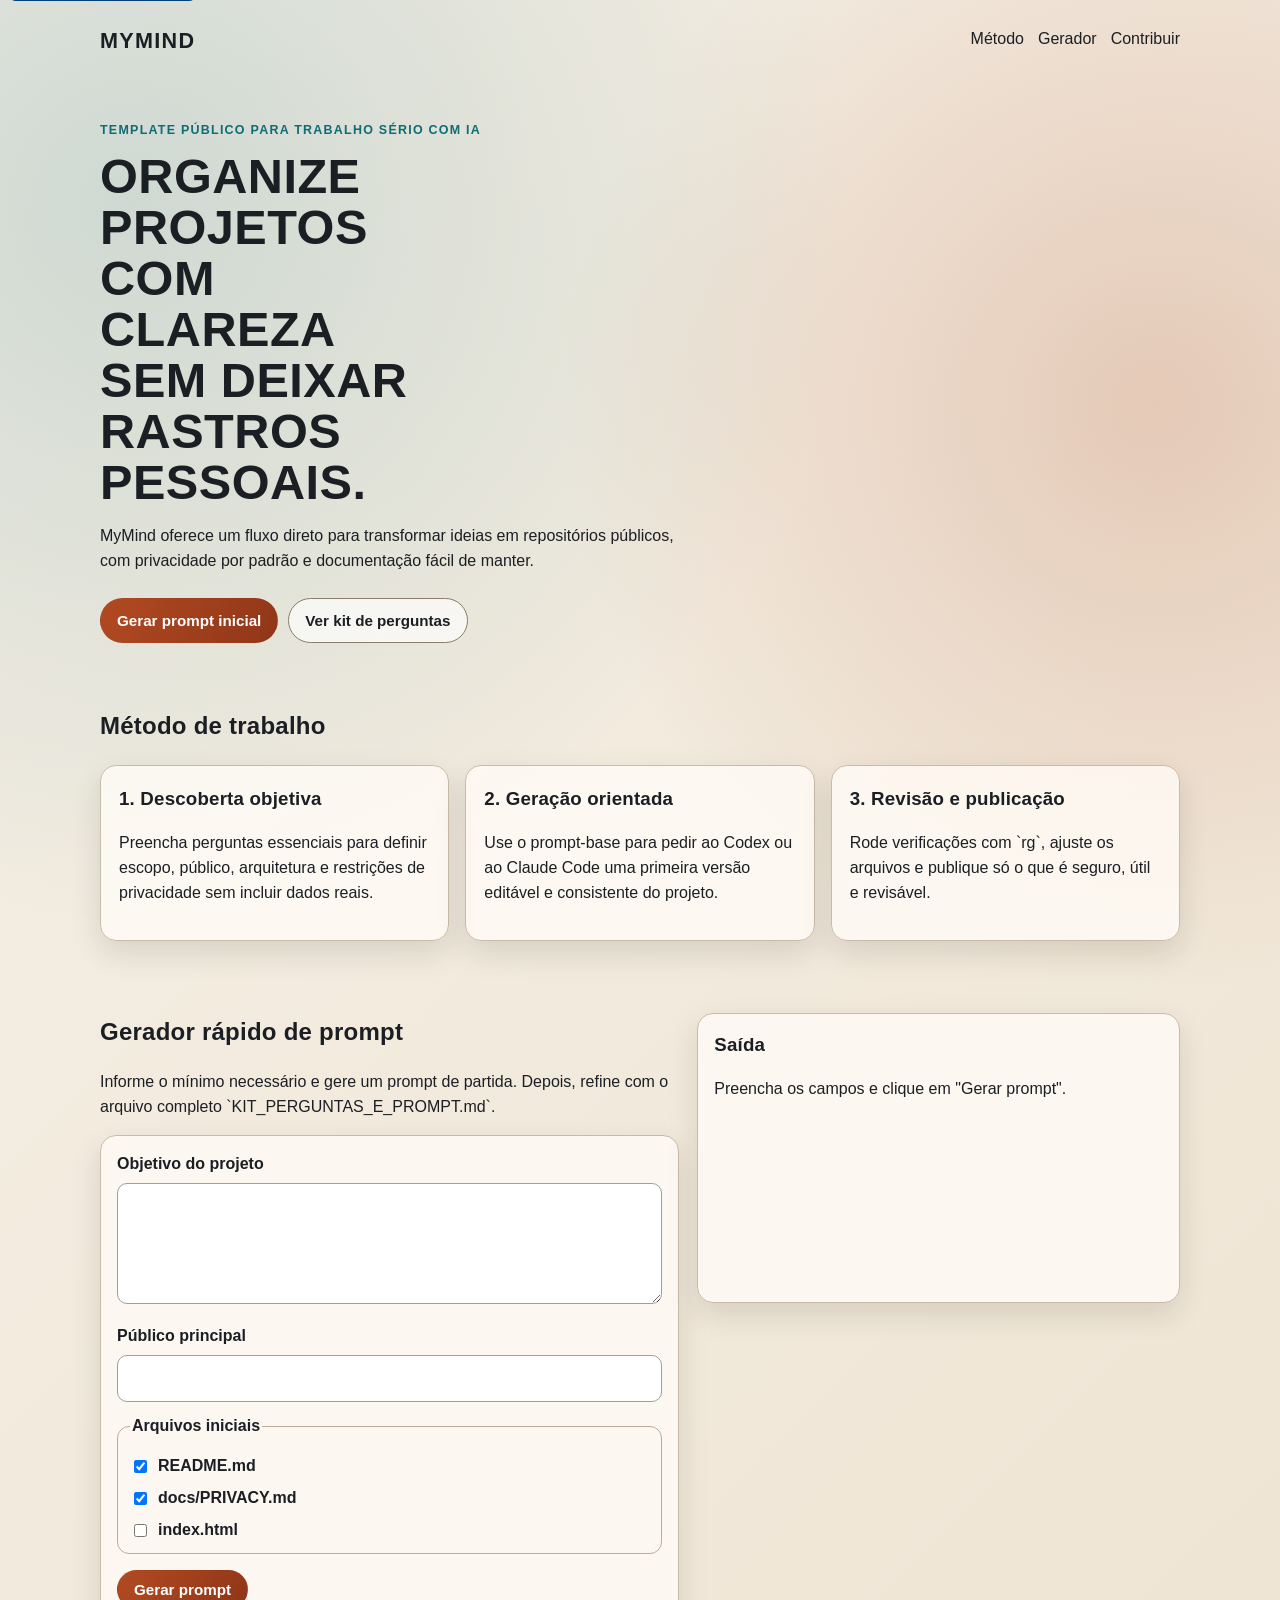
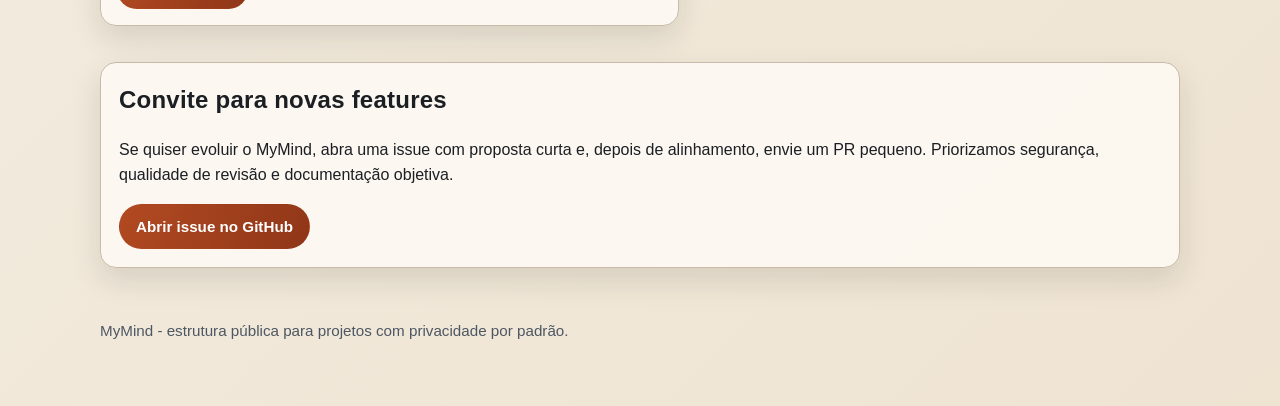
<file: index.html>
<!doctype html>
<html lang="pt-BR">
  <head>
    <meta charset="UTF-8" />
    <meta name="viewport" content="width=device-width, initial-scale=1.0" />
    <title>MyMind | Estruture, sanitize e publique com segurança</title>
    <meta
      name="description"
      content="Base pública para organizar projetos com IA sem expor dados pessoais."
    />
    <link rel="stylesheet" href="assets/styles.css" />
  </head>
  <body>
    <a class="skip-link" href="#conteudo">Pular para o conteúdo</a>

    <header class="site-header">
      <div class="brand">MyMind</div>
      <nav aria-label="Navegação principal">
        <a href="#metodo">Método</a>
        <a href="#gerador">Gerador</a>
        <a href="#contribuir">Contribuir</a>
      </nav>
    </header>

    <main id="conteudo">
      <section class="hero">
        <p class="kicker">Template público para trabalho sério com IA</p>
        <h1>Organize projetos com clareza sem deixar rastros pessoais.</h1>
        <p>
          MyMind oferece um fluxo direto para transformar ideias em repositórios públicos,
          com privacidade por padrão e documentação fácil de manter.
        </p>
        <div class="hero-actions">
          <a class="btn btn-primary" href="#gerador">Gerar prompt inicial</a>
          <a class="btn btn-ghost" href="KIT_PERGUNTAS_E_PROMPT.md">Ver kit de perguntas</a>
        </div>
      </section>

      <section id="metodo" class="section">
        <h2>Método de trabalho</h2>
        <div class="cards">
          <article class="card">
            <h3>1. Descoberta objetiva</h3>
            <p>
              Preencha perguntas essenciais para definir escopo, público, arquitetura e
              restrições de privacidade sem incluir dados reais.
            </p>
          </article>
          <article class="card">
            <h3>2. Geração orientada</h3>
            <p>
              Use o prompt-base para pedir ao Codex ou ao Claude Code uma primeira versão
              editável e consistente do projeto.
            </p>
          </article>
          <article class="card">
            <h3>3. Revisão e publicação</h3>
            <p>
              Rode verificações com `rg`, ajuste os arquivos e publique só o que é seguro,
              útil e revisável.
            </p>
          </article>
        </div>
      </section>

      <section id="gerador" class="section generator">
        <div>
          <h2>Gerador rápido de prompt</h2>
          <p>
            Informe o mínimo necessário e gere um prompt de partida. Depois, refine com o
            arquivo completo `KIT_PERGUNTAS_E_PROMPT.md`.
          </p>
          <form id="prompt-form" novalidate>
            <label for="objetivo">Objetivo do projeto</label>
            <textarea id="objetivo" name="objetivo" rows="4" required></textarea>

            <label for="publico">Público principal</label>
            <input id="publico" name="publico" type="text" required />

            <fieldset>
              <legend>Arquivos iniciais</legend>
              <label class="inline-option">
                <input type="checkbox" name="arquivos" value="README.md" checked /> README.md
              </label>
              <label class="inline-option">
                <input type="checkbox" name="arquivos" value="docs/PRIVACY.md" checked />
                docs/PRIVACY.md
              </label>
              <label class="inline-option">
                <input type="checkbox" name="arquivos" value="index.html" /> index.html
              </label>
            </fieldset>

            <button type="submit" class="btn btn-primary">Gerar prompt</button>
          </form>
        </div>

        <aside class="output" aria-live="polite" aria-atomic="true">
          <h3>Saída</h3>

          <div data-state="empty" class="state is-visible">
            <p>Preencha os campos e clique em "Gerar prompt".</p>
          </div>

          <div data-state="loading" class="state">
            <div class="skeleton"></div>
            <div class="skeleton short"></div>
            <p>Montando o prompt inicial...</p>
          </div>

          <div data-state="error" class="state">
            <p class="error-text">Preencha objetivo e público para continuar.</p>
          </div>

          <div data-state="success" class="state">
            <p>Prompt gerado. Copie e ajuste no seu copiloto.</p>
            <pre id="prompt-output"></pre>
            <button id="copy-output" class="btn btn-ghost" type="button">Copiar prompt</button>
          </div>
        </aside>
      </section>

      <section id="contribuir" class="section callout">
        <h2>Convite para novas features</h2>
        <p>
          Se quiser evoluir o MyMind, abra uma issue com proposta curta e, depois de alinhamento,
          envie um PR pequeno. Priorizamos segurança, qualidade de revisão e documentação objetiva.
        </p>
        <a class="btn btn-primary" href="https://github.com/henriquescastilho/mymind/issues"
          >Abrir issue no GitHub</a
        >
      </section>
    </main>

    <footer class="site-footer">
      <p>MyMind - estrutura pública para projetos com privacidade por padrão.</p>
    </footer>

    <script src="assets/app.js"></script>
  </body>
</html>
</file>
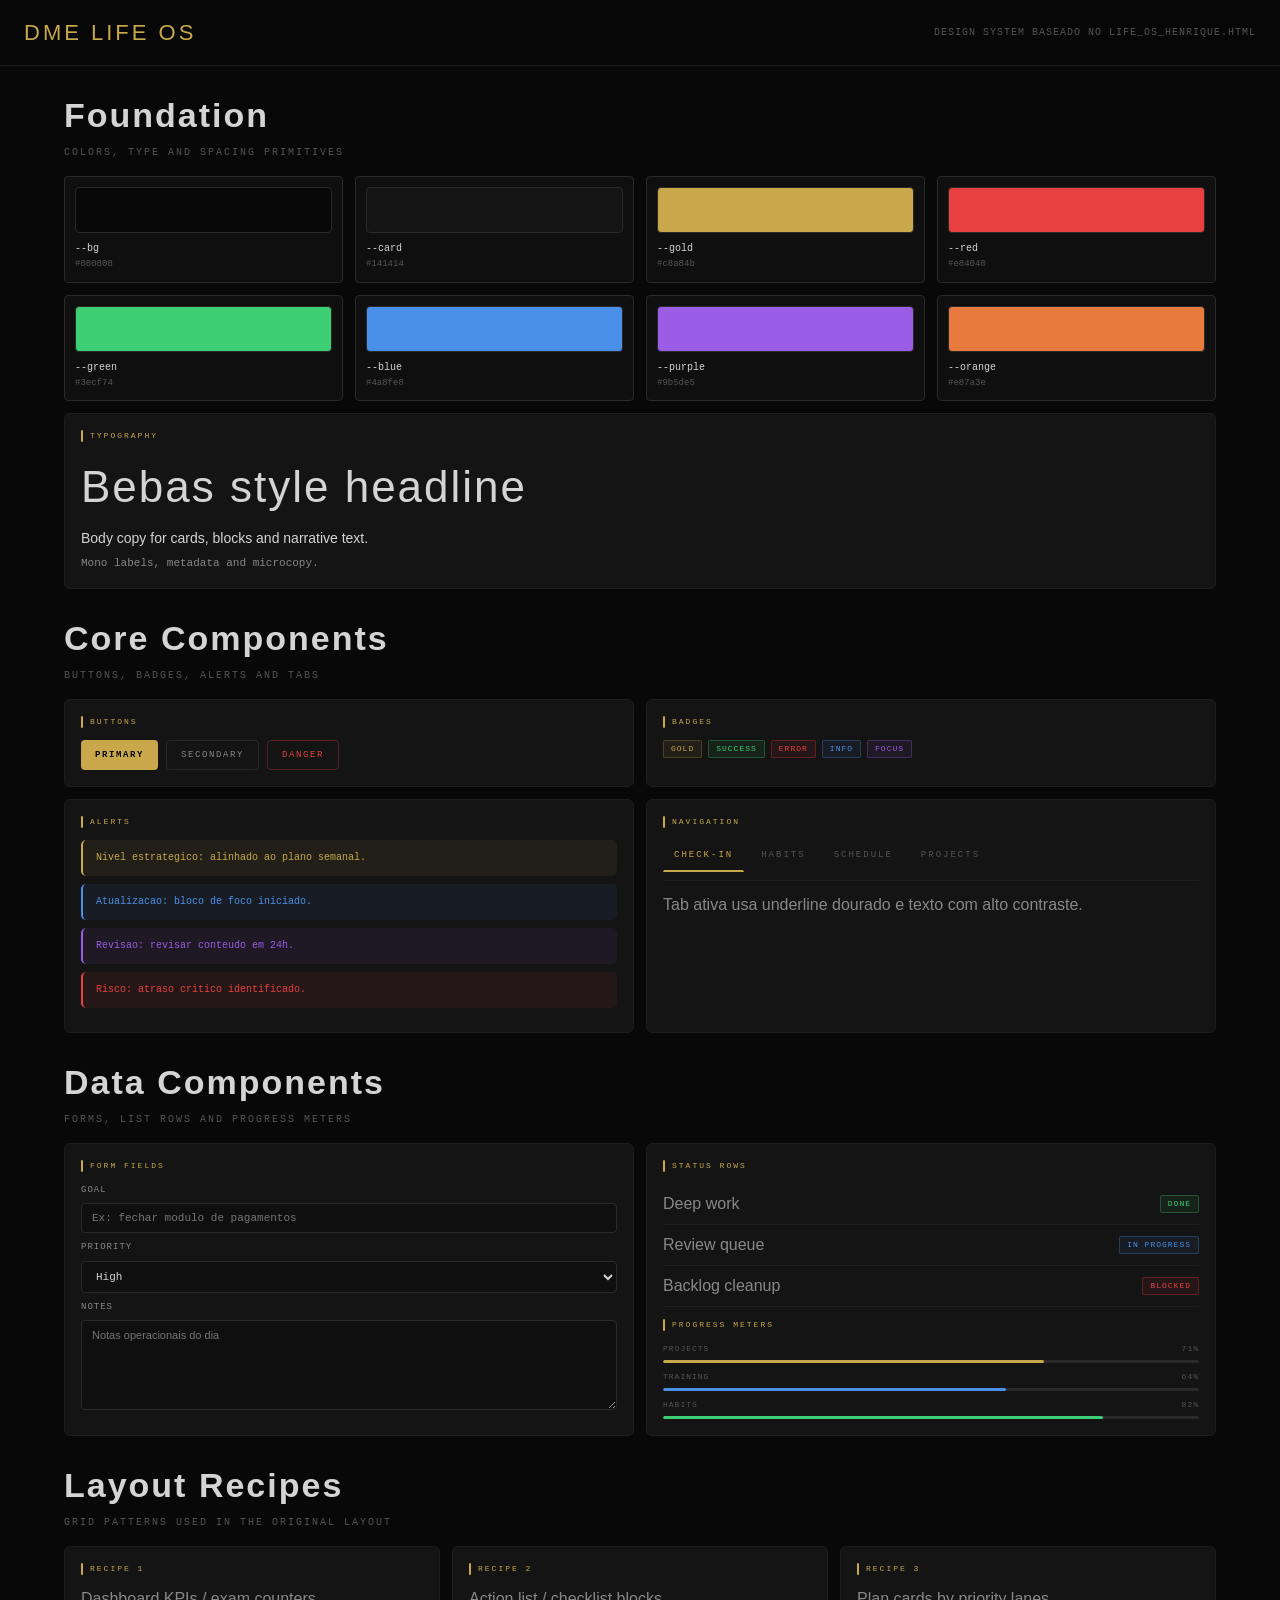
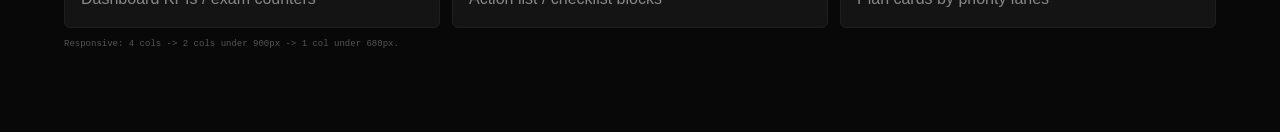
<file: DESIGN_SYSTEM_LIFE_OS.html>
<!DOCTYPE html>
<html lang="pt-BR">
<head>
  <meta charset="UTF-8">
  <meta name="viewport" content="width=device-width,initial-scale=1">
  <title>DME Life OS Design System</title>
  <style>
    :root {
      --bg: #080808;
      --surface: #0f0f0f;
      --card: #141414;
      --border: #1e1e1e;
      --border2: #2a2a2a;
      --gold: #c8a84b;
      --gold2: #e8c96a;
      --gold-bg: rgba(200, 168, 75, 0.08);
      --gold-border: rgba(200, 168, 75, 0.25);
      --red: #e84040;
      --red-bg: rgba(232, 64, 64, 0.08);
      --green: #3ecf74;
      --green-bg: rgba(62, 207, 116, 0.08);
      --blue: #4a8fe8;
      --blue-bg: rgba(74, 143, 232, 0.08);
      --purple: #9b5de5;
      --purple-bg: rgba(155, 93, 229, 0.08);
      --orange: #e87a3e;
      --orange-bg: rgba(232, 122, 62, 0.08);
      --text: #d4d4d4;
      --text2: #888888;
      --text3: #555555;
      --radius: 6px;
      --font-mono: "IBM Plex Mono", ui-monospace, SFMono-Regular, Menlo, Consolas, monospace;
      --font-display: "Bebas Neue", "Anton", "Impact", sans-serif;
      --font-body: "DM Sans", "Segoe UI", Roboto, Arial, sans-serif;
    }

    * {
      box-sizing: border-box;
      margin: 0;
      padding: 0;
    }

    body {
      background: var(--bg);
      color: var(--text);
      font-family: var(--font-body);
      line-height: 1.5;
      padding-bottom: 48px;
    }

    .page {
      max-width: 1200px;
      margin: 0 auto;
      padding: 0 24px 32px;
    }

    .topbar {
      position: sticky;
      top: 0;
      z-index: 20;
      background: rgba(8, 8, 8, 0.96);
      backdrop-filter: blur(12px);
      border-bottom: 1px solid var(--border);
      padding: 16px 24px;
      margin-bottom: 20px;
      display: flex;
      justify-content: space-between;
      align-items: center;
      gap: 14px;
    }

    .brand {
      font-family: var(--font-display);
      letter-spacing: 3px;
      font-size: 22px;
      color: var(--gold);
    }

    .topmeta {
      font-family: var(--font-mono);
      font-size: 10px;
      letter-spacing: 1px;
      color: var(--text3);
      text-transform: uppercase;
    }

    .section {
      margin-top: 24px;
    }

    .section-title {
      font-family: var(--font-display);
      letter-spacing: 2px;
      font-size: 34px;
      color: var(--text);
      margin-bottom: 4px;
    }

    .section-sub {
      font-family: var(--font-mono);
      font-size: 10px;
      letter-spacing: 2px;
      color: var(--text3);
      text-transform: uppercase;
      margin-bottom: 16px;
    }

    .card {
      background: var(--card);
      border: 1px solid var(--border);
      border-radius: var(--radius);
      padding: 16px;
    }

    .grid-2,
    .grid-3,
    .grid-4 {
      display: grid;
      gap: 12px;
    }

    .grid-2 { grid-template-columns: repeat(2, minmax(0, 1fr)); }
    .grid-3 { grid-template-columns: repeat(3, minmax(0, 1fr)); }
    .grid-4 { grid-template-columns: repeat(4, minmax(0, 1fr)); }

    .label {
      display: flex;
      align-items: center;
      gap: 7px;
      font-family: var(--font-mono);
      font-size: 8px;
      letter-spacing: 2px;
      text-transform: uppercase;
      color: var(--gold);
      margin-bottom: 12px;
    }

    .label::before {
      content: "";
      width: 2px;
      height: 12px;
      background: var(--gold);
      border-radius: 1px;
    }

    .muted { color: var(--text2); }

    .token {
      border: 1px solid var(--border2);
      border-radius: 4px;
      padding: 10px;
      background: var(--surface);
    }

    .swatch {
      height: 46px;
      border-radius: 4px;
      border: 1px solid var(--border2);
      margin-bottom: 8px;
    }

    .token-name {
      font-family: var(--font-mono);
      font-size: 10px;
      color: var(--text);
      margin-bottom: 2px;
    }

    .token-val {
      font-family: var(--font-mono);
      font-size: 9px;
      color: var(--text3);
      word-break: break-all;
    }

    .btn {
      border: none;
      border-radius: 4px;
      cursor: pointer;
      font-family: var(--font-mono);
      text-transform: uppercase;
      letter-spacing: 1.6px;
      font-size: 9px;
      padding: 9px 14px;
      transition: all 0.15s ease;
    }

    .btg {
      background: var(--gold);
      color: #080808;
      font-weight: 700;
    }

    .btg:hover { background: var(--gold2); }

    .bto {
      background: transparent;
      color: var(--text2);
      border: 1px solid var(--border2);
    }

    .bto:hover {
      border-color: var(--gold);
      color: var(--gold);
    }

    .btd {
      background: transparent;
      color: var(--red);
      border: 1px solid rgba(232, 64, 64, 0.3);
    }

    .btd:hover { background: var(--red-bg); }

    .badge {
      display: inline-flex;
      align-items: center;
      border-radius: 2px;
      border: 1px solid;
      padding: 2px 7px;
      font-family: var(--font-mono);
      font-size: 8px;
      letter-spacing: 1px;
      text-transform: uppercase;
    }

    .bg { color: var(--gold); border-color: var(--gold-border); background: var(--gold-bg); }
    .bgr { color: var(--green); border-color: rgba(62, 207, 116, 0.3); background: var(--green-bg); }
    .br { color: var(--red); border-color: rgba(232, 64, 64, 0.3); background: var(--red-bg); }
    .bb { color: var(--blue); border-color: rgba(74, 143, 232, 0.3); background: var(--blue-bg); }
    .bp { color: var(--purple); border-color: rgba(155, 93, 229, 0.3); background: var(--purple-bg); }

    .alert {
      padding: 10px 13px;
      border-radius: 5px;
      border-left: 2px solid;
      font-family: var(--font-mono);
      font-size: 10px;
      line-height: 1.6;
      margin-bottom: 8px;
    }

    .ag { background: var(--gold-bg); border-color: var(--gold); color: var(--gold); }
    .ar { background: var(--red-bg); border-color: var(--red); color: var(--red); }
    .ab { background: var(--blue-bg); border-color: var(--blue); color: var(--blue); }
    .ap { background: var(--purple-bg); border-color: var(--purple); color: var(--purple); }

    .tabs {
      display: flex;
      flex-wrap: wrap;
      gap: 6px;
      border-bottom: 1px solid var(--border);
      padding-bottom: 8px;
      margin-bottom: 12px;
    }

    .tab {
      font-family: var(--font-mono);
      font-size: 9px;
      letter-spacing: 2px;
      color: var(--text3);
      text-transform: uppercase;
      padding: 8px 10px;
      border: 1px solid transparent;
      border-bottom: 2px solid transparent;
    }

    .tab.on {
      color: var(--gold);
      border-bottom-color: var(--gold);
    }

    .field-label {
      font-family: var(--font-mono);
      font-size: 9px;
      color: var(--text2);
      margin-bottom: 6px;
      display: block;
      letter-spacing: 1px;
      text-transform: uppercase;
    }

    input,
    select,
    textarea {
      width: 100%;
      background: var(--surface);
      color: var(--text);
      border: 1px solid var(--border2);
      border-radius: 4px;
      font-family: var(--font-mono);
      font-size: 11px;
      padding: 8px 10px;
      outline: none;
    }

    textarea {
      font-family: var(--font-body);
      min-height: 90px;
      resize: vertical;
    }

    input:focus,
    select:focus,
    textarea:focus {
      border-color: var(--gold);
    }

    .row {
      display: flex;
      gap: 8px;
      align-items: center;
      justify-content: space-between;
      border-bottom: 1px solid var(--border);
      padding: 8px 0;
    }

    .row:last-child { border-bottom: none; }

    .meter {
      margin-top: 8px;
    }

    .meter-top {
      display: flex;
      justify-content: space-between;
      font-family: var(--font-mono);
      font-size: 8px;
      color: var(--text3);
      margin-bottom: 5px;
      letter-spacing: 1px;
      text-transform: uppercase;
    }

    .track {
      height: 3px;
      background: var(--border2);
      border-radius: 2px;
      overflow: hidden;
    }

    .fill {
      height: 100%;
      width: 0;
      border-radius: 2px;
      background: var(--gold);
      animation: load 1s ease forwards;
    }

    .fill.blue { background: var(--blue); width: 64%; }
    .fill.green { background: var(--green); width: 82%; }
    .fill.gold { background: var(--gold); width: 71%; }

    @keyframes load {
      from { width: 0; }
    }

    .footnote {
      margin-top: 10px;
      font-family: var(--font-mono);
      font-size: 9px;
      color: var(--text3);
    }

    @media (max-width: 900px) {
      .grid-4 { grid-template-columns: repeat(2, minmax(0, 1fr)); }
      .grid-3 { grid-template-columns: repeat(2, minmax(0, 1fr)); }
    }

    @media (max-width: 680px) {
      .topbar { padding: 14px 16px; }
      .page { padding: 0 16px 28px; }
      .grid-2,
      .grid-3,
      .grid-4 { grid-template-columns: 1fr; }
    }

    @media (prefers-reduced-motion: reduce) {
      *,
      *::before,
      *::after {
        animation: none !important;
        transition: none !important;
      }
    }
  </style>
</head>
<body>
  <header class="topbar">
    <div class="brand">DME LIFE OS</div>
    <div class="topmeta">Design system baseado no LIFE_OS_HENRIQUE.html</div>
  </header>

  <main class="page">
    <section class="section">
      <h1 class="section-title">Foundation</h1>
      <p class="section-sub">Colors, type and spacing primitives</p>
      <div class="grid-4">
        <article class="token"><div class="swatch" style="background:#080808"></div><div class="token-name">--bg</div><div class="token-val">#080808</div></article>
        <article class="token"><div class="swatch" style="background:#141414"></div><div class="token-name">--card</div><div class="token-val">#141414</div></article>
        <article class="token"><div class="swatch" style="background:#c8a84b"></div><div class="token-name">--gold</div><div class="token-val">#c8a84b</div></article>
        <article class="token"><div class="swatch" style="background:#e84040"></div><div class="token-name">--red</div><div class="token-val">#e84040</div></article>
        <article class="token"><div class="swatch" style="background:#3ecf74"></div><div class="token-name">--green</div><div class="token-val">#3ecf74</div></article>
        <article class="token"><div class="swatch" style="background:#4a8fe8"></div><div class="token-name">--blue</div><div class="token-val">#4a8fe8</div></article>
        <article class="token"><div class="swatch" style="background:#9b5de5"></div><div class="token-name">--purple</div><div class="token-val">#9b5de5</div></article>
        <article class="token"><div class="swatch" style="background:#e87a3e"></div><div class="token-name">--orange</div><div class="token-val">#e87a3e</div></article>
      </div>
      <div class="card" style="margin-top:12px">
        <div class="label">Typography</div>
        <div style="font-family:var(--font-display);font-size:44px;letter-spacing:2px">Bebas style headline</div>
        <div style="font-family:var(--font-body);font-size:14px;margin-top:8px">Body copy for cards, blocks and narrative text.</div>
        <div style="font-family:var(--font-mono);font-size:11px;margin-top:6px;color:var(--text2)">Mono labels, metadata and microcopy.</div>
      </div>
    </section>

    <section class="section">
      <h2 class="section-title">Core Components</h2>
      <p class="section-sub">Buttons, badges, alerts and tabs</p>
      <div class="grid-2">
        <article class="card">
          <div class="label">Buttons</div>
          <div style="display:flex;flex-wrap:wrap;gap:8px">
            <button class="btn btg">Primary</button>
            <button class="btn bto">Secondary</button>
            <button class="btn btd">Danger</button>
          </div>
        </article>
        <article class="card">
          <div class="label">Badges</div>
          <div style="display:flex;flex-wrap:wrap;gap:6px">
            <span class="badge bg">gold</span>
            <span class="badge bgr">success</span>
            <span class="badge br">error</span>
            <span class="badge bb">info</span>
            <span class="badge bp">focus</span>
          </div>
        </article>
      </div>

      <div class="grid-2" style="margin-top:12px">
        <article class="card">
          <div class="label">Alerts</div>
          <div class="alert ag">Nivel estrategico: alinhado ao plano semanal.</div>
          <div class="alert ab">Atualizacao: bloco de foco iniciado.</div>
          <div class="alert ap">Revisao: revisar conteudo em 24h.</div>
          <div class="alert ar">Risco: atraso critico identificado.</div>
        </article>
        <article class="card">
          <div class="label">Navigation</div>
          <div class="tabs">
            <span class="tab on">Check-in</span>
            <span class="tab">Habits</span>
            <span class="tab">Schedule</span>
            <span class="tab">Projects</span>
          </div>
          <p class="muted">Tab ativa usa underline dourado e texto com alto contraste.</p>
        </article>
      </div>
    </section>

    <section class="section">
      <h2 class="section-title">Data Components</h2>
      <p class="section-sub">Forms, list rows and progress meters</p>
      <div class="grid-2">
        <article class="card">
          <div class="label">Form Fields</div>
          <label class="field-label" for="goal">Goal</label>
          <input id="goal" type="text" placeholder="Ex: fechar modulo de pagamentos">
          <div style="height:8px"></div>
          <label class="field-label" for="prio">Priority</label>
          <select id="prio">
            <option>High</option>
            <option>Medium</option>
            <option>Low</option>
          </select>
          <div style="height:8px"></div>
          <label class="field-label" for="notes">Notes</label>
          <textarea id="notes" placeholder="Notas operacionais do dia"></textarea>
        </article>

        <article class="card">
          <div class="label">Status Rows</div>
          <div class="row"><span class="muted">Deep work</span><span class="badge bgr">done</span></div>
          <div class="row"><span class="muted">Review queue</span><span class="badge bb">in progress</span></div>
          <div class="row"><span class="muted">Backlog cleanup</span><span class="badge br">blocked</span></div>

          <div class="label" style="margin-top:12px">Progress Meters</div>
          <div class="meter">
            <div class="meter-top"><span>Projects</span><span>71%</span></div>
            <div class="track"><div class="fill gold"></div></div>
          </div>
          <div class="meter">
            <div class="meter-top"><span>Training</span><span>64%</span></div>
            <div class="track"><div class="fill blue"></div></div>
          </div>
          <div class="meter">
            <div class="meter-top"><span>Habits</span><span>82%</span></div>
            <div class="track"><div class="fill green"></div></div>
          </div>
        </article>
      </div>
    </section>

    <section class="section">
      <h2 class="section-title">Layout Recipes</h2>
      <p class="section-sub">Grid patterns used in the original layout</p>
      <div class="grid-3">
        <article class="card"><div class="label">Recipe 1</div><p class="muted">Dashboard KPIs / exam counters</p></article>
        <article class="card"><div class="label">Recipe 2</div><p class="muted">Action list / checklist blocks</p></article>
        <article class="card"><div class="label">Recipe 3</div><p class="muted">Plan cards by priority lanes</p></article>
      </div>
      <p class="footnote">Responsive: 4 cols -&gt; 2 cols under 900px -&gt; 1 col under 680px.</p>
    </section>
  </main>
</body>
</html>
</file>
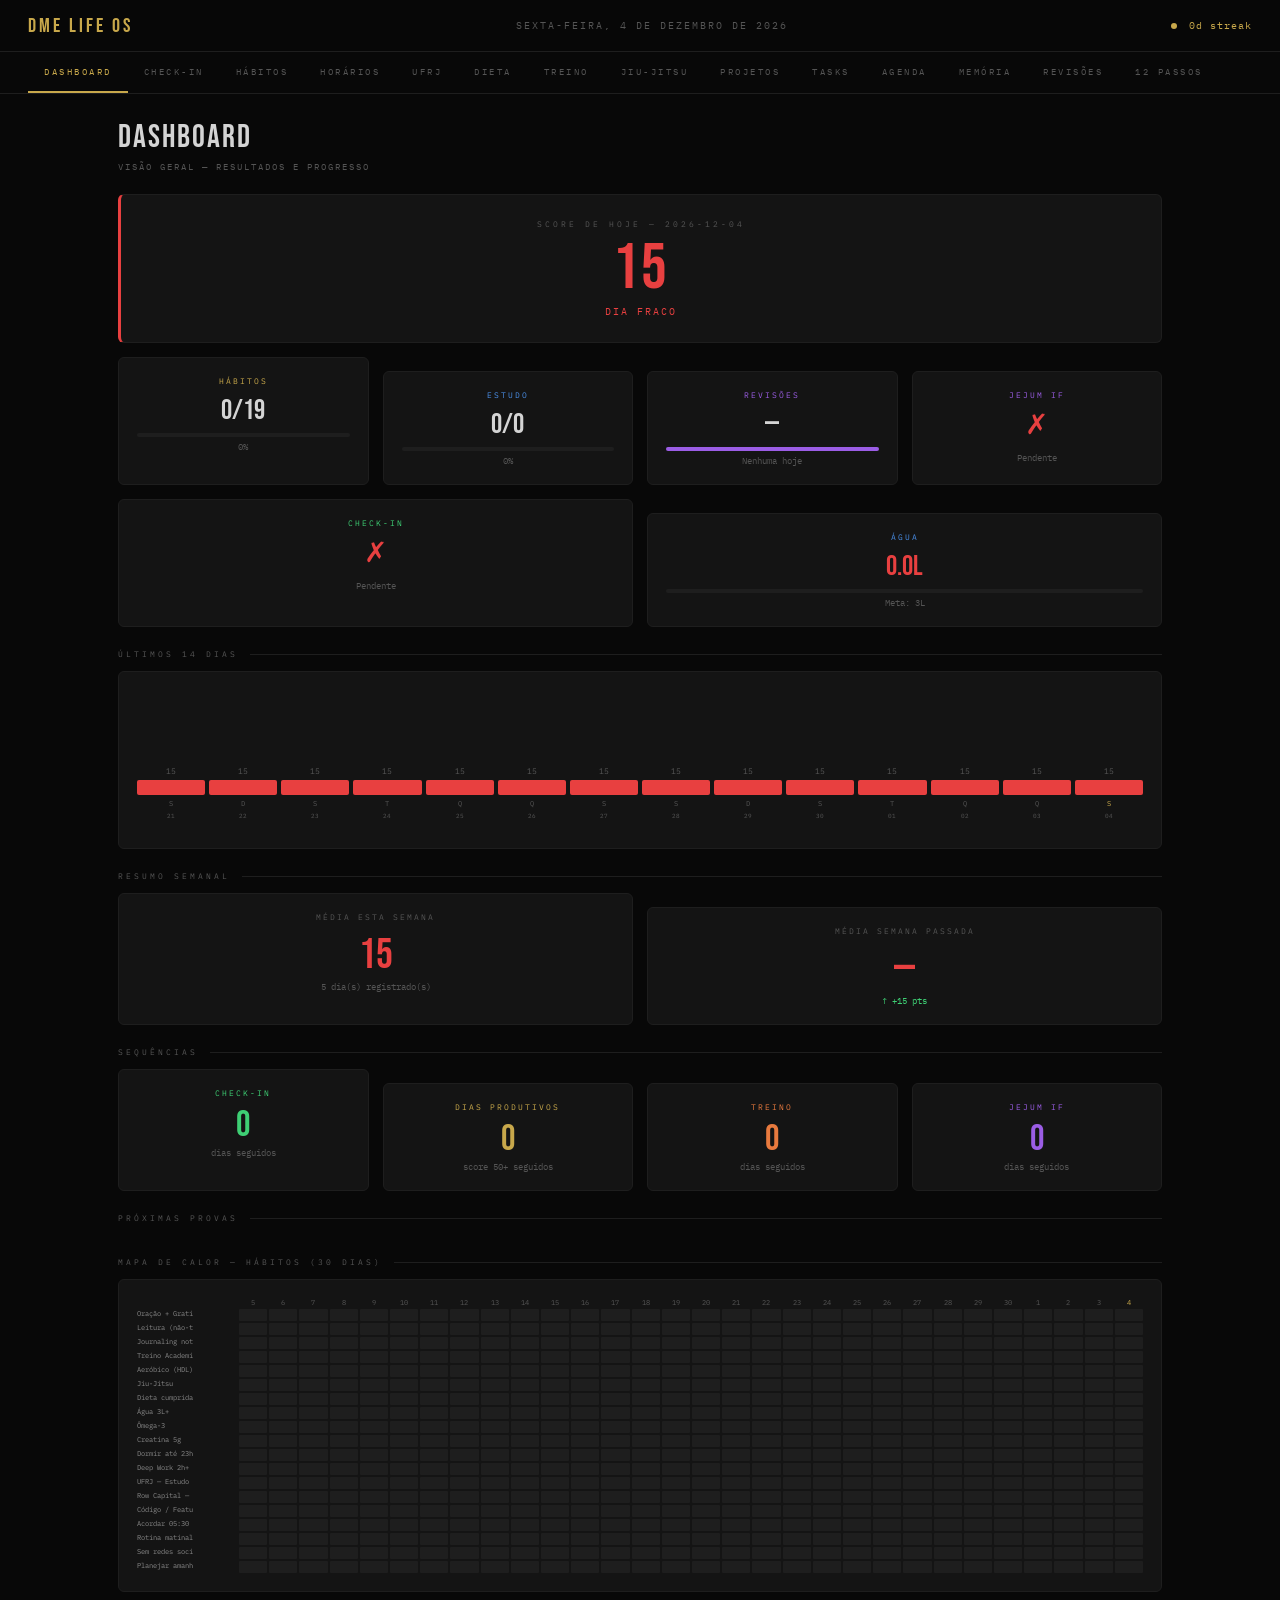
<file: LIFE_OS_HENRIQUE.html>
<!DOCTYPE html>
<html lang="pt-BR">
<head>
<meta charset="UTF-8">
<meta name="viewport" content="width=device-width,initial-scale=1">
<title>DME LIFE OS — Henrique</title>
<link href="https://fonts.googleapis.com/css2?family=IBM+Plex+Mono:wght@400;500;700&family=Bebas+Neue&family=DM+Sans:wght@300;400;500;700&display=swap" rel="stylesheet">
<style>
:root {
  --bg: #080808;
  --surface: #0f0f0f;
  --card: #141414;
  --border: #1e1e1e;
  --border2: #2a2a2a;
  --gold: #c8a84b;
  --gold2: #e8c96a;
  --gold-bg: rgba(200,168,75,0.08);
  --gold-border: rgba(200,168,75,0.25);
  --red: #e84040;
  --red-bg: rgba(232,64,64,0.08);
  --green: #3ecf74;
  --green-bg: rgba(62,207,116,0.08);
  --blue: #4a8fe8;
  --blue-bg: rgba(74,143,232,0.08);
  --purple: #9b5de5;
  --purple-bg: rgba(155,93,229,0.08);
  --orange: #e87a3e;
  --orange-bg: rgba(232,122,62,0.08);
  --text: #d4d4d4;
  --text2: #888;
  --text3: #555;
  --mono: 'IBM Plex Mono', monospace;
  --display: 'Bebas Neue', sans-serif;
  --body: 'DM Sans', sans-serif;
}
*,*::before,*::after{box-sizing:border-box;margin:0;padding:0}
body{background:var(--bg);color:var(--text);font-family:var(--body);min-height:100vh;overflow-x:hidden}
.hdr{position:sticky;top:0;z-index:200;background:rgba(8,8,8,.97);backdrop-filter:blur(16px);border-bottom:1px solid var(--border);display:grid;grid-template-columns:auto 1fr auto;align-items:center;gap:0;padding:0 28px;height:52px}
.hdr-logo{font-family:var(--display);font-size:20px;letter-spacing:3px;color:var(--gold);line-height:1}
.hdr-date{font-family:var(--mono);font-size:10px;color:var(--text3);letter-spacing:2px;text-align:center;text-transform:uppercase}
.hdr-right{display:flex;align-items:center;gap:12px;font-family:var(--mono);font-size:10px;color:var(--gold);letter-spacing:1px}
.pulse{width:6px;height:6px;border-radius:50%;background:var(--gold);animation:blink 2s ease-in-out infinite}
@keyframes blink{0%,100%{opacity:1}50%{opacity:.15}}
.nav{border-bottom:1px solid var(--border);display:flex;overflow-x:auto;scrollbar-width:none;padding:0 28px;background:var(--bg)}
.nav::-webkit-scrollbar{display:none}
.ntab{font-family:var(--mono);font-size:9px;letter-spacing:2.5px;text-transform:uppercase;color:var(--text3);padding:14px 16px;border:none;border-bottom:2px solid transparent;background:none;cursor:pointer;white-space:nowrap;transition:color .15s,border-color .15s}
.ntab:hover{color:var(--text2)}
.ntab.on{color:var(--gold);border-bottom-color:var(--gold)}
.wrap{max-width:1100px;margin:0 auto;padding:24px 28px}
.page{display:none;animation:fadein .2s ease}
.page.on{display:block}
@keyframes fadein{from{opacity:0;transform:translateY(5px)}to{opacity:1;transform:translateY(0)}}
.g2{display:grid;grid-template-columns:1fr 1fr;gap:14px}
.g3{display:grid;grid-template-columns:1fr 1fr 1fr;gap:14px}
.g4{display:grid;grid-template-columns:1fr 1fr 1fr 1fr;gap:14px}
@media(max-width:760px){.g2,.g3,.g4{grid-template-columns:1fr}.wrap{padding:16px}.nav,.hdr{padding:0 16px}}
.card{background:var(--card);border:1px solid var(--border);border-radius:6px;padding:18px}
.card+.card{margin-top:14px}
.clabel{font-family:var(--mono);font-size:8px;letter-spacing:3px;color:var(--gold);text-transform:uppercase;margin-bottom:15px;display:flex;align-items:center;gap:8px}
.clabel::before{content:'';width:2px;height:12px;background:var(--gold);border-radius:1px;flex-shrink:0}
.ptitle{font-family:var(--display);font-size:32px;letter-spacing:2px;color:var(--text);margin-bottom:4px}
.psub{font-family:var(--mono);font-size:9px;color:var(--text3);letter-spacing:2px;text-transform:uppercase;margin-bottom:22px}
.sep{font-family:var(--mono);font-size:8px;letter-spacing:3px;color:var(--text3);text-transform:uppercase;display:flex;align-items:center;gap:12px;margin:22px 0 12px}
.sep::after{content:'';flex:1;height:1px;background:var(--border)}
.al{padding:10px 13px;border-radius:5px;border-left:2px solid;font-family:var(--mono);font-size:10px;line-height:1.7;margin-bottom:14px}
.al-g{background:var(--gold-bg);border-color:var(--gold);color:var(--gold)}
.al-r{background:var(--red-bg);border-color:var(--red);color:var(--red)}
.al-gr{background:var(--green-bg);border-color:var(--green);color:var(--green)}
.al-b{background:var(--blue-bg);border-color:var(--blue);color:var(--blue)}
.al-p{background:var(--purple-bg);border-color:var(--purple);color:var(--purple)}
.ci{display:flex;align-items:flex-start;gap:10px;padding:8px 0;border-bottom:1px solid var(--border);cursor:pointer;transition:background .1s;border-radius:3px}
.ci:last-child{border-bottom:none}
.ci:hover{background:rgba(200,168,75,.03);padding:8px 10px;margin:0 -10px}
.cbox{width:15px;height:15px;flex-shrink:0;margin-top:2px;border:1.5px solid var(--text3);border-radius:2px;display:flex;align-items:center;justify-content:center;transition:all .12s}
.ci.done .cbox{background:var(--gold);border-color:var(--gold)}
.ci.done .cbox::after{content:'';width:7px;height:4px;border-left:2px solid #080808;border-bottom:2px solid #080808;transform:rotate(-45deg) translateY(-1px);display:block}
.ci.done .ctext{text-decoration:line-through;color:var(--text3)}
.ci.skip .cbox{background:var(--border2);border-color:var(--text3)}
.ci.skip .cbox::after{content:'\2014';color:var(--text3);font-size:9px;line-height:1}
.ci.skip .ctext{opacity:.4}
.ctext{font-size:12px;flex:1;line-height:1.5}
.csub{font-family:var(--mono);font-size:9px;color:var(--text3);margin-top:2px;line-height:1.5}
.tag{font-family:var(--mono);font-size:7px;letter-spacing:1px;text-transform:uppercase;padding:2px 6px;border-radius:2px;border:1px solid;flex-shrink:0;margin-top:2px}
.tg{color:var(--gold);border-color:var(--gold-border);background:var(--gold-bg)}
.tr{color:var(--red);border-color:rgba(232,64,64,.3);background:var(--red-bg)}
.tgr{color:var(--green);border-color:rgba(62,207,116,.3);background:var(--green-bg)}
.tb{color:var(--blue);border-color:rgba(74,143,232,.3);background:var(--blue-bg)}
.tp{color:var(--purple);border-color:rgba(155,93,229,.3);background:var(--purple-bg)}
.to{color:var(--orange);border-color:rgba(232,122,62,.3);background:var(--orange-bg)}
.badge{font-family:var(--mono);font-size:8px;letter-spacing:1px;text-transform:uppercase;padding:2px 7px;border-radius:2px;border:1px solid;display:inline-flex;align-items:center}
.bg{color:var(--gold);border-color:var(--gold-border);background:var(--gold-bg)}
.bgr{color:var(--green);border-color:rgba(62,207,116,.3);background:var(--green-bg)}
.br{color:var(--red);border-color:rgba(232,64,64,.3);background:var(--red-bg)}
.bb{color:var(--blue);border-color:rgba(74,143,232,.3);background:var(--blue-bg)}
.bp{color:var(--purple);border-color:rgba(155,93,229,.3);background:var(--purple-bg)}
.sr{display:flex;justify-content:space-between;align-items:center;padding:8px 0;border-bottom:1px solid var(--border)}
.sr:last-child{border-bottom:none}
.srl{font-size:11px;color:var(--text2)}
.srr{font-family:var(--mono);font-size:11px;color:var(--text)}
.rw{display:flex;flex-direction:column;align-items:center;padding:10px}
.rsvg{transform:rotate(-90deg)}
.rbg{fill:none;stroke:var(--border2);stroke-width:5}
.rf{fill:none;stroke-width:5;stroke-linecap:round;transition:stroke-dashoffset .8s ease}
.rl{text-anchor:middle;dominant-baseline:middle;font-family:var(--mono);font-size:12px;fill:var(--text);font-weight:700}
.rs{text-anchor:middle;dominant-baseline:middle;font-family:var(--mono);font-size:6px;fill:var(--text3);letter-spacing:2px}
.scrow{display:flex;align-items:center;gap:8px;padding:7px 0;border-bottom:1px solid var(--border)}
.scrow:last-child{border-bottom:none}
.scname{font-size:11px;color:var(--text2);width:120px;flex-shrink:0}
.scdots{display:flex;gap:3px}
.sdot{width:19px;height:19px;border-radius:50%;border:1.5px solid var(--border2);background:transparent;cursor:pointer;font-family:var(--mono);font-size:7px;color:var(--text3);display:flex;align-items:center;justify-content:center;transition:all .1s}
.sdot.on{background:var(--gold);border-color:var(--gold);color:#080808;font-weight:700}
.mbar{margin:10px 0}
.mbarl{display:flex;justify-content:space-between;font-family:var(--mono);font-size:8px;color:var(--text3);margin-bottom:5px}
.mtrack{height:3px;background:var(--border2);border-radius:2px;overflow:hidden}
.mfill{height:100%;border-radius:2px;transition:width .5s ease}
.tlrow{display:grid;grid-template-columns:48px 1fr;gap:8px;margin-bottom:2px}
.tltime{font-family:var(--mono);font-size:8px;color:var(--text3);padding-top:9px;text-align:right;letter-spacing:1px}
.tlbody{border-left:2px solid var(--border2);padding:7px 12px;position:relative;border-radius:0 4px 4px 0;transition:background .1s}
.tlbody::before{content:'';position:absolute;left:-5px;top:11px;width:7px;height:7px;border-radius:50%;background:var(--border2)}
.tlrow.cg .tlbody{border-left-color:var(--gold);background:var(--gold-bg)}
.tlrow.cg .tlbody::before{background:var(--gold)}
.tlrow.cb .tlbody{border-left-color:var(--blue);background:var(--blue-bg)}
.tlrow.cb .tlbody::before{background:var(--blue)}
.tlrow.cgr .tlbody{border-left-color:var(--green);background:var(--green-bg)}
.tlrow.cgr .tlbody::before{background:var(--green)}
.tlrow.cp .tlbody{border-left-color:var(--purple);background:var(--purple-bg)}
.tlrow.cp .tlbody::before{background:var(--purple)}
.tlrow.cr .tlbody{border-left-color:var(--red);background:var(--red-bg)}
.tlrow.cr .tlbody::before{background:var(--red)}
.tlrow.co .tlbody{border-left-color:var(--orange);background:var(--orange-bg)}
.tlrow.co .tlbody::before{background:var(--orange)}
.tltitle{font-size:11px;font-weight:600;color:var(--text)}
.tldesc{font-family:var(--mono);font-size:9px;color:var(--text2);margin-top:2px;line-height:1.5}
.wdays{display:flex;gap:6px;margin-bottom:18px;flex-wrap:wrap}
.wbtn{padding:6px 12px;border-radius:4px;font-family:var(--mono);font-size:8px;letter-spacing:1.5px;text-transform:uppercase;cursor:pointer;border:1px solid var(--border2);background:transparent;color:var(--text3);transition:all .12s}
.wbtn:hover{border-color:rgba(200,168,75,.4);color:var(--text)}
.wbtn.on{background:var(--gold);color:#080808;border-color:var(--gold);font-weight:700}
.pc{background:var(--surface);border:1px solid var(--border);border-radius:5px;padding:14px;transition:border-color .15s;margin-bottom:12px;cursor:pointer}
.pc:hover{border-color:rgba(200,168,75,.3)}
.pcn{font-size:13px;font-weight:700;margin-bottom:3px}
.pcd{font-family:var(--mono);font-size:9px;color:var(--text2);margin-bottom:10px;line-height:1.5}
.pcbar{height:2px;background:var(--border2);border-radius:1px;margin-bottom:6px;overflow:hidden}
.pcfill{height:100%;border-radius:1px;background:var(--gold)}
.pcmeta{display:flex;justify-content:space-between;font-family:var(--mono);font-size:8px;color:var(--text3)}
.ftime{font-family:var(--mono);font-size:8px;color:var(--gold);margin:12px 0 7px;letter-spacing:2px;text-transform:uppercase}
.fi{display:flex;justify-content:space-between;align-items:center;padding:6px 0;border-bottom:1px solid rgba(30,30,30,.7)}
.fi:last-child{border-bottom:none}
.fn{font-size:11px}
.fm{font-family:var(--mono);font-size:9px;color:var(--text2)}
input,textarea,select{background:var(--surface);border:1px solid var(--border2);border-radius:4px;color:var(--text);font-family:var(--mono);font-size:11px;padding:8px 10px;outline:none;transition:border-color .15s;width:100%}
input:focus,textarea:focus,select:focus{border-color:var(--gold)}
input::placeholder,textarea::placeholder{color:var(--text3)}
textarea{font-family:var(--body);font-size:12px;resize:vertical}
.btn{padding:8px 16px;border-radius:4px;font-family:var(--mono);font-size:9px;letter-spacing:2px;text-transform:uppercase;cursor:pointer;border:none;transition:all .15s}
.btg{background:var(--gold);color:#080808;font-weight:700}
.btg:hover{background:var(--gold2)}
.bto{background:transparent;border:1px solid var(--border2);color:var(--text2)}
.bto:hover{border-color:var(--gold);color:var(--gold)}
.btd{background:transparent;border:1px solid rgba(232,64,64,.3);color:var(--red)}
.btd:hover{background:var(--red-bg)}
.divider{height:1px;background:var(--border);margin:14px 0}
.jj-slot{padding:6px 10px;border-radius:4px;margin-bottom:5px;border-left:3px solid}
.jj-av{border-color:var(--gold);background:var(--gold-bg)}
.jj-az{border-color:var(--blue);background:var(--blue-bg)}
.jj-tl{border-color:var(--green);background:var(--green-bg)}
.jj-nogi{border-color:var(--red);background:var(--red-bg)}
.jj-free{border-color:var(--text3);background:rgba(85,85,85,.1)}
.jj-time{font-family:var(--mono);font-size:9px;font-weight:700}
.jj-name{font-size:11px;font-weight:600;margin-top:2px}
.jj-note{font-family:var(--mono);font-size:8px;color:var(--text2);margin-top:2px}
.exam-card{background:var(--card);border:1px solid var(--border);border-radius:6px;padding:16px;text-align:center}
.exam-card .exam-n{font-family:var(--display);font-size:18px;letter-spacing:2px;color:var(--gold)}
.exam-card .exam-d{font-family:var(--mono);font-size:9px;color:var(--text3);margin:4px 0}
.exam-card .exam-days{font-family:var(--display);font-size:36px;letter-spacing:1px}
.exam-card .exam-c{font-family:var(--mono);font-size:8px;color:var(--text3);margin-top:4px;line-height:1.6}
.exam-urgent{color:var(--red)!important}
.exam-warn{color:var(--orange)!important}
.exam-ok{color:var(--green)!important}
.step-i{display:flex;gap:12px;padding:10px 0;border-bottom:1px solid var(--border);cursor:pointer}
.step-i:last-child{border-bottom:none}
.step-num{width:24px;height:24px;border-radius:50%;border:1.5px solid var(--gold);display:flex;align-items:center;justify-content:center;font-family:var(--mono);font-size:9px;color:var(--gold);flex-shrink:0;transition:all .15s}
.step-i.done .step-num{background:var(--gold);color:#080808;border-color:var(--gold)}
.step-body{flex:1}
.step-t{font-size:12px;font-weight:600}
.step-d{font-family:var(--mono);font-size:9px;color:var(--text2);margin-top:2px;line-height:1.5}
.step-i.done .step-t{text-decoration:line-through;color:var(--text3)}
.modal-bg{position:fixed;inset:0;background:rgba(0,0,0,.7);z-index:500;display:none;align-items:center;justify-content:center}
.modal-bg.on{display:flex}
.modal{background:var(--card);border:1px solid var(--border);border-radius:8px;padding:24px;width:90%;max-width:520px;max-height:80vh;overflow-y:auto}
.modal .ptitle{font-size:24px;margin-bottom:12px}
::-webkit-scrollbar{width:3px}
::-webkit-scrollbar-track{background:var(--bg)}
::-webkit-scrollbar-thumb{background:var(--border2);border-radius:2px}
.pri-h{color:var(--red)}.pri-m{color:var(--orange)}.pri-l{color:var(--green)}
.cal-grid{display:grid;grid-template-columns:repeat(7,1fr);gap:2px;margin:12px 0}
.cal-hd{font-family:var(--mono);font-size:8px;color:var(--text3);text-align:center;padding:6px 2px;letter-spacing:1px}
.cal-day{background:var(--surface);border:1px solid var(--border);border-radius:3px;min-height:60px;padding:4px;font-family:var(--mono);font-size:8px;color:var(--text3);cursor:pointer;transition:border-color .15s}
.cal-day:hover{border-color:var(--gold-border)}
.cal-day.today{border-color:var(--gold);background:var(--gold-bg)}
.cal-day.has-ev{border-left:2px solid var(--gold)}
.cal-dn{font-weight:700;margin-bottom:2px}
.cal-ev{font-size:7px;color:var(--gold);line-height:1.4;overflow:hidden;max-height:40px}
.detail-back{font-family:var(--mono);font-size:9px;color:var(--gold);cursor:pointer;margin-bottom:14px;display:inline-block;letter-spacing:1px}
.detail-back:hover{text-decoration:underline}
</style>
</head>
<body>

<header class="hdr">
  <div class="hdr-logo">DME LIFE OS</div>
  <div class="hdr-date" id="hDate"></div>
  <div class="hdr-right"><div class="pulse"></div><span id="hStreak">&mdash;</span></div>
</header>

<nav class="nav" id="mainNav"></nav>

<div class="wrap" id="mainWrap"></div>

<!-- CHECK-IN MODAL -->
<div class="modal-bg" id="checkinModal">
  <div class="modal">
    <div class="ptitle">Check-in</div>
    <div class="psub">30 SEGUNDOS — SÓ O QUE IMPORTA</div>
    <div style="display:grid;gap:10px">
      <div><label style="font-family:var(--mono);font-size:9px;color:var(--text3);letter-spacing:1px">SONO (horas)</label><input type="number" id="ci-sleep" min="0" max="14" step="0.5" placeholder="7"></div>
      <div><label style="font-family:var(--mono);font-size:9px;color:var(--text3);letter-spacing:1px">COMO ACORDOU?</label>
        <select id="ci-mood"><option value="pronto">Pronto pra guerra</option><option value="ok">Bem, normal</option><option value="cansado">Cansado</option><option value="mal">Mal, péssimo</option></select>
      </div>
      <div><label style="font-family:var(--mono);font-size:9px;color:var(--text3);letter-spacing:1px">ORAÇÃO FEITA?</label>
        <select id="ci-oracao"><option value="sim">Sim</option><option value="nao">Ainda não</option></select>
      </div>
      <div><label style="font-family:var(--mono);font-size:9px;color:var(--text3);letter-spacing:1px">FOCO DO DIA (automático)</label><input type="text" id="ci-project" disabled style="opacity:.7;cursor:not-allowed"></div>
      <div><label style="font-family:var(--mono);font-size:9px;color:var(--text3);letter-spacing:1px">PESO (kg, opcional)</label><input type="number" id="ci-weight" min="40" max="200" step="0.1" placeholder=""></div>
      <div style="display:flex;gap:8px;margin-top:8px">
        <button class="btn btg" onclick="saveCheckin()">Registrar</button>
        <button class="btn bto" onclick="closeCheckin()">Cancelar</button>
      </div>
    </div>
  </div>
</div>

<!-- MEMORY MODAL -->
<div class="modal-bg" id="memoryModal">
  <div class="modal">
    <div class="ptitle">Nova Memória</div>
    <div class="psub">REGISTRAR INSIGHT, DECISÃO, LIÇÃO</div>
    <div style="display:grid;gap:10px">
      <div><label style="font-family:var(--mono);font-size:9px;color:var(--text3);letter-spacing:1px">TIPO</label>
        <select id="mem-type"><option value="insight">Insight</option><option value="decision">Decisão</option><option value="lesson">Lição</option><option value="health">Saúde</option><option value="project">Projeto</option><option value="personal">Pessoal</option></select>
      </div>
      <div><label style="font-family:var(--mono);font-size:9px;color:var(--text3);letter-spacing:1px">TÍTULO</label><input type="text" id="mem-title" placeholder="Título da memória"></div>
      <div><label style="font-family:var(--mono);font-size:9px;color:var(--text3);letter-spacing:1px">CONTEÚDO</label><textarea id="mem-content" rows="4" placeholder="Descreva..."></textarea></div>
      <div style="display:flex;gap:8px;margin-top:8px">
        <button class="btn btg" onclick="saveMemory()">Salvar</button>
        <button class="btn bto" onclick="closeMemory()">Cancelar</button>
      </div>
    </div>
  </div>
</div>

<!-- TASK MODAL -->
<div class="modal-bg" id="taskModal">
  <div class="modal">
    <div class="ptitle">Nova Task</div>
    <div style="display:grid;gap:10px">
      <div><label style="font-family:var(--mono);font-size:9px;color:var(--text3);letter-spacing:1px">TÍTULO</label><input type="text" id="task-title" placeholder="O que precisa ser feito?"></div>
      <div><label style="font-family:var(--mono);font-size:9px;color:var(--text3);letter-spacing:1px">PROJETO</label>
        <select id="task-proj"><option value="">Geral</option><option value="payments">Payments Line</option><option value="rowcapital">Row Capital</option><option value="sde">SDE Distribuidora</option><option value="resumed">Resumed</option><option value="athena">AthenaLabs</option><option value="copilottt">CO-PILOTTT</option><option value="lawhouse">LAW HOUSE</option><option value="barberfy">Barber.fy</option><option value="ufrj">UFRJ</option><option value="lcastilho">L Castilho Imóveis</option><option value="tennisfy">Tennis.fy</option><option value="pubfy">Pub.fy</option><option value="sophia">SOPH.IA</option></select>
      </div>
      <div><label style="font-family:var(--mono);font-size:9px;color:var(--text3);letter-spacing:1px">PRIORIDADE</label>
        <select id="task-pri"><option value="high">Alta</option><option value="medium">Média</option><option value="low">Baixa</option></select>
      </div>
      <div><label style="font-family:var(--mono);font-size:9px;color:var(--text3);letter-spacing:1px">PRAZO</label><input type="date" id="task-due"></div>
      <div style="display:flex;gap:8px;margin-top:8px">
        <button class="btn btg" onclick="saveTask()">Criar Task</button>
        <button class="btn bto" onclick="closeTask()">Cancelar</button>
      </div>
    </div>
  </div>
</div>

<!-- AGENDA EVENT MODAL -->
<div class="modal-bg" id="agendaModal">
  <div class="modal">
    <div class="ptitle">Novo Evento</div>
    <div style="display:grid;gap:10px">
      <div><label style="font-family:var(--mono);font-size:9px;color:var(--text3);letter-spacing:1px">TÍTULO</label><input type="text" id="ev-title" placeholder="Nome do evento"></div>
      <div><label style="font-family:var(--mono);font-size:9px;color:var(--text3);letter-spacing:1px">TIPO</label>
        <select id="ev-type"><option value="once">Único</option><option value="weekly">Semanal</option><option value="monthly">Mensal</option></select>
      </div>
      <div id="ev-date-wrap"><label style="font-family:var(--mono);font-size:9px;color:var(--text3);letter-spacing:1px">DATA</label><input type="date" id="ev-date"></div>
      <div id="ev-dow-wrap" style="display:none"><label style="font-family:var(--mono);font-size:9px;color:var(--text3);letter-spacing:1px">DIA DA SEMANA</label>
        <select id="ev-dow"><option value="1">Segunda</option><option value="2">Terça</option><option value="3">Quarta</option><option value="4">Quinta</option><option value="5">Sexta</option><option value="6">Sábado</option><option value="0">Domingo</option></select>
      </div>
      <div id="ev-dom-wrap" style="display:none"><label style="font-family:var(--mono);font-size:9px;color:var(--text3);letter-spacing:1px">DIA DO MÊS</label><input type="number" id="ev-dom" min="1" max="31" placeholder="9"></div>
      <div><label style="font-family:var(--mono);font-size:9px;color:var(--text3);letter-spacing:1px">HORÁRIO</label><input type="text" id="ev-time" placeholder="09:00"></div>
      <div><label style="font-family:var(--mono);font-size:9px;color:var(--text3);letter-spacing:1px">DESCRIÇÃO</label><input type="text" id="ev-desc" placeholder="Detalhes (opcional)"></div>
      <div style="display:flex;gap:8px;margin-top:8px">
        <button class="btn btg" onclick="saveEvent()">Criar Evento</button>
        <button class="btn bto" onclick="closeAgenda()">Cancelar</button>
      </div>
    </div>
  </div>
</div>

<script>
// ===================== DATA =====================
const LS_KEY = 'dmeLifeOS_v6';

function loadState() {
  try { return JSON.parse(localStorage.getItem(LS_KEY)) || {}; } catch { return {}; }
}
function saveState() { localStorage.setItem(LS_KEY, JSON.stringify(S)); }

// ── MIGRATE from old dme_v4 ──
function migrateOldData() {
  try {
    const old = JSON.parse(localStorage.getItem('dme_v4'));
    if (!old) return null;
    const migrated = {};
    if (old.checks && Object.keys(old.checks).length > 0) migrated._oldChecks = old.checks;
    if (old.water) migrated.water = { [new Date().toISOString().slice(0,10)]: old.water };
    if (old.scores && Object.keys(old.scores).length > 0) migrated._oldScores = old.scores;
    if (old.notes) migrated.memories = [{type:'personal',title:'Notas migradas do app antigo',content:old.notes,date:new Date().toISOString().slice(0,10)}];
    if (old.weights && old.weights.length > 0) migrated._oldWeights = old.weights;
    if (old.trW) migrated._trWeek = old.trW;
    if (old.jjW) migrated._jjWeek = old.jjW;
    if (old.ew && old.ew.length > 0) {
      if (!migrated.tasks) migrated.tasks = [];
      old.ew.forEach(function(ev) { migrated.tasks.push({title: ev.l + ' (todo ' + ev.d + ' ' + ev.h + ')', proj:'', pri:'medium', due:'', done:false, created:new Date().toISOString().slice(0,10)}); });
    }
    if (old.em && old.em.length > 0) {
      if (!migrated.tasks) migrated.tasks = [];
      old.em.forEach(function(ev) { migrated.tasks.push({title: ev.l + ' (dia ' + ev.d + ' de cada mês)', proj:'', pri:'medium', due:'', done:false, created:new Date().toISOString().slice(0,10)}); });
    }
    if (old.provas && old.provas.length > 0) {
      if (!migrated.tasks) migrated.tasks = [];
      old.provas.forEach(function(pv) { migrated.tasks.push({title: 'PROVA: ' + pv.m + (pv.l ? ' - ' + pv.l : ''), proj:'ufrj', pri:'high', due:pv.dt, done:false, created:new Date().toISOString().slice(0,10)}); });
    }
    if (old.fx && Object.keys(old.fx).length > 0) migrated._oldFx = old.fx;
    return migrated;
  } catch(e) { return null; }
}

let S = loadState();
if (Object.keys(S).length === 0) {
  const migrated = migrateOldData();
  if (migrated) { S = migrated; localStorage.setItem(LS_KEY, JSON.stringify(S)); }
}
if (!S.habits) S.habits = {};
if (!S.checkins) S.checkins = {};
if (!S.memories) S.memories = [];
if (!S.tasks) S.tasks = [];
if (!S.goals) S.goals = [];
if (!S.reviews) S.reviews = {};
if (!S.steps) S.steps = {};
if (!S.water) S.water = {};
if (!S.scores) S.scores = {};
if (!S.dailyScores) S.dailyScores = {};
if (!S.reviewsDone) S.reviewsDone = {};
if (!S.fastingDone) S.fastingDone = {};
if (!S.events) S.events = [];
if (!S.sel) S.sel = new Date().getDay();

var TODAY = new Date().toISOString().slice(0,10);
var DOW = new Date().getDay();

// ── AUTO-REFRESH À MEIA-NOITE ──
// Detecta mudança de dia e recarrega o app
setInterval(function() {
  var now = new Date().toISOString().slice(0,10);
  if (now !== TODAY) {
    // Salvar score do dia que acabou antes de mudar
    saveDailyScore(TODAY);
    TODAY = now;
    DOW = new Date().getDay();
    S.sel = DOW;
    saveState();
    // Re-renderizar tudo
    init();
  }
}, 30000); // verifica a cada 30 segundos

// ── PROJETO FOCO FIXO POR DIA DA SEMANA ──
const DAILY_FOCUS = {
  0: {proj:'Planejamento Semanal',tag:'bg',desc:'Revisar semana, montar blocos, metas'},
  1: {proj:'Payments Line',tag:'bg',desc:'Sprint de feature prioritária, backend, integrações'},
  2: {proj:'Row Capital',tag:'bp',desc:'Estratégia, status Sidneia, acompanhamento patrimonial'},
  3: {proj:'CO-PILOTTT / AthenaLabs',tag:'bb',desc:'IA aplicada, pesquisa, features'},
  4: {proj:'Row Capital / Payments Line',tag:'bp',desc:'Pendências Row Capital + avançar produto Payments'},
  5: {proj:'Resumed + Early Stage',tag:'bgr',desc:'iOS features + MVPs Barber.fy / Tennis.fy'},
  6: {proj:'Sprint Livre — Deep Work',tag:'bg',desc:'Projetos prioritários, 6h+ sem interrupção'},
};

// ── TABS ──
const TABS = [
  {id:'dashboard',label:'Dashboard'},
  {id:'checkin',label:'Check-in'},
  {id:'habits',label:'Hábitos'},
  {id:'schedule',label:'Horários'},
  {id:'ufrj',label:'UFRJ'},
  {id:'diet',label:'Dieta'},
  {id:'training',label:'Treino'},
  {id:'jj',label:'Jiu-Jitsu'},
  {id:'projects',label:'Projetos'},
  {id:'tasks',label:'Tasks'},
  {id:'agenda',label:'Agenda'},
  {id:'memory',label:'Memória'},
  {id:'reviews',label:'Revisões'},
  {id:'independence',label:'12 Passos'},
];

// ── HABITS ──
const HABITS = {
  'Mente e Espírito':[
    {id:'oracao',t:'Oração + Gratidão + Devocional',d:'Livro de gratidão à mão + oração + devocional'},
    {id:'leitura',t:'Leitura (não-técnica)',d:'20 min, livro físico'},
    {id:'journaling',t:'Journaling noturno',d:'5 min, 3 coisas boas do dia'},
  ],
  'Corpo e Saúde':[
    {id:'treino',t:'Treino Academia',d:'45-60 min, split do dia'},
    {id:'aerobico',t:'Aeróbico (HDL)',d:'20-30 min, esteira/bike/JJ'},
    {id:'jj',t:'Jiu-Jitsu',d:'Meta: 3-5x/semana'},
    {id:'dieta',t:'Dieta cumprida',d:'Prescrição Ana Lúcia'},
    {id:'agua',t:'Água 3L+',d:'Meta diária'},
    {id:'omega3',t:'Ômega-3',d:'Prescrição médica, HOMA-IR 3.3'},
    {id:'creatina',t:'Creatina 5g',d:'Pós-treino'},
    {id:'sono',t:'Dormir até 23h',d:'Luzes apagadas, sem tela'},
  ],
  'Projetos e Trabalho':[
    {id:'deepwork',t:'Deep Work 2h+',d:'Bloco ininterrupto de projeto'},
    {id:'ufrj',t:'UFRJ — Estudo do dia',d:'Aula + revisão + exercícios'},
    {id:'rowcapital',t:'Row Capital — Check',d:'Status, pendências, avanços'},
    {id:'code',t:'Código / Feature entregue',d:'Pelo menos 1 commit significativo'},
  ],
  'Disciplina e Rotina':[
    {id:'acordar',t:'Acordar 05:30',d:'Sem snooze'},
    {id:'rotina_manha',t:'Rotina matinal completa',d:'Café, oração, planejamento'},
    {id:'sem_redes',t:'Sem redes sociais passivas',d:'Zero doom scrolling'},
    {id:'planej_amanha',t:'Planejar amanhã',d:'5 min antes de dormir'},
  ]
};

// ── SCHEDULE ──
const DD = {
  1:{alert:'Segunda — Dia livre. Peito + Tríceps. Deep Work à tarde. JJ 18h ou 19h.',b:[
    {p:'m',h:'05:30',t:'Acordar + Oração',d:'Oração, gratidão, devocional, café',tag:'tg'},
    {p:'m',h:'06:30',t:'UFRJ — Exercícios do plano semanal',d:'DW_STUDY_1',tag:'ts'},
    {p:'m',h:'08:30',t:'Lanche 1',d:'Banana + pasta amendoim + queijo',tag:'td'},
    {p:'m',h:'09:00',t:'Academia — Peito + Tríceps',d:'Treino 50 min + aeróbico 20 min (HDL)',tag:'tt'},
    {p:'t',h:'12:00',t:'Almoço',d:'Prescrição Ana Lúcia',tag:'td'},
    {p:'t',h:'13:00',t:'Deep Work — Payments Line',d:'DW_PROJ_1',tag:'tw'},
    {p:'t',h:'16:00',t:'Deep Work — Resumed / AthenaLabs',d:'Sprint secundário, 1h30',tag:'tw'},
    {p:'t',h:'17:30',t:'Lanche 2',d:'Banana + pasta amendoim',tag:'td'},
    {p:'n',h:'18:00',t:'JJ Gordo — 18h ou 19h',d:'MAT 1, escolher horário',tag:'tt'},
    {p:'n',h:'20:00',t:'Jantar',d:'Prescrição Ana Lúcia',tag:'td'},
    {p:'n',h:'21:30',t:'Journaling + planejar amanhã',d:'5 min',tag:'tg'},
    {p:'n',h:'23:00',t:'Luzes apagadas',d:'Sem tela',tag:'tg'},
  ]},
  2:{alert:'Terça — Cálculo Numérico 08h, Cálculo 3 10h, Mecânica I 13h. Costas + Bíceps. JJ 18h.',b:[
    {p:'m',h:'05:30',t:'Acordar + Oração',d:'Oração, gratidão, devocional, café',tag:'tg'},
    {p:'m',h:'06:30',t:'Revisão pré-aula',d:'Preparar material do dia',tag:'ts'},
    {p:'m',h:'08:00',t:'UFRJ — Cálculo Numérico EC1',d:'08h-10h',tag:'ts'},
    {p:'m',h:'10:00',t:'UFRJ — Cálculo 3 T3',d:'10h-12h',tag:'ts'},
    {p:'t',h:'12:00',t:'Almoço',d:'Prescrição Ana Lúcia',tag:'td'},
    {p:'t',h:'13:00',t:'UFRJ — Mecânica I EAM1/ENU1',d:'13h-15h',tag:'ts'},
    {p:'t',h:'15:00',t:'Deep Work — Estudo + Row Capital',d:'DW_MIXED_2',tag:'tw'},
    {p:'t',h:'16:30',t:'Academia — Costas + Bíceps',d:'Treino 50 min + aeróbico (HDL)',tag:'tt'},
    {p:'n',h:'18:00',t:'JJ Gordo — Azul',d:'MAT 1, 18h-19h, pós-aula',tag:'tt'},
    {p:'n',h:'19:30',t:'Jantar',d:'Prescrição Ana Lúcia',tag:'td'},
    {p:'n',h:'20:30',t:'Exercícios do Plano Semanal',d:'DW_NOITE_2',tag:'ts'},
    {p:'n',h:'23:00',t:'Luzes apagadas',d:'Sem tela',tag:'tg'},
  ]},
  3:{alert:'Quarta — Cálculo 4 08h, Física III 10h. Pernas + Glúteos. Reunião AthenaLabs. JJ 18h ou 19h.',b:[
    {p:'m',h:'05:30',t:'Acordar + Oração',d:'Oração, gratidão, devocional, café',tag:'tg'},
    {p:'m',h:'06:30',t:'Revisão pré-aula',d:'Preparar material do dia',tag:'ts'},
    {p:'m',h:'08:00',t:'UFRJ — Cálculo 4 (Unificada)',d:'08h-10h',tag:'ts'},
    {p:'m',h:'10:00',t:'UFRJ — Física III-A T3',d:'10h-12h',tag:'ts'},
    {p:'t',h:'12:00',t:'Almoço',d:'Prescrição Ana Lúcia',tag:'td'},
    {p:'t',h:'13:00',t:'Academia — Pernas + Glúteos',d:'Treino 50 min + aeróbico (HDL)',tag:'tt'},
    {p:'t',h:'13:30',t:'Deep Work — Revisão Calc 4 + Fis 3',d:'DW_STUDY_3',tag:'ts'},
    {p:'t',h:'15:00',t:'Deep Work — CO-PILOTTT / AthenaLabs',d:'Reunião AthenaLabs + sprint',tag:'tw'},
    {p:'t',h:'17:30',t:'Lanche 2',d:'Banana + pasta amendoim',tag:'td'},
    {p:'n',h:'18:00',t:'JJ Gordo — 18h ou 19h Intermediário',d:'MAT 1, escolher horário',tag:'tt'},
    {p:'n',h:'20:00',t:'Jantar',d:'Prescrição Ana Lúcia',tag:'td'},
    {p:'n',h:'23:00',t:'Luzes apagadas',d:'Sem tela',tag:'tg'},
  ]},
  4:{alert:'Quinta — Cálculo Numérico 08h, Cálculo 3 10h, Mecânica I 13h. Ombro + Core. JJ 18h.',b:[
    {p:'m',h:'05:30',t:'Acordar + Oração',d:'Oração, gratidão, devocional, café',tag:'tg'},
    {p:'m',h:'06:30',t:'Revisão pré-aula',d:'Preparar material do dia',tag:'ts'},
    {p:'m',h:'08:00',t:'UFRJ — Cálculo Numérico EC1',d:'08h-10h',tag:'ts'},
    {p:'m',h:'10:00',t:'UFRJ — Cálculo 3 T3',d:'10h-12h',tag:'ts'},
    {p:'t',h:'12:00',t:'Almoço',d:'Prescrição Ana Lúcia',tag:'td'},
    {p:'t',h:'13:00',t:'UFRJ — Mecânica I EAM1/ENU1',d:'13h-15h',tag:'ts'},
    {p:'t',h:'15:00',t:'Deep Work — Estudo + Payments Line',d:'DW_MIXED_4',tag:'tw'},
    {p:'t',h:'16:30',t:'Academia — Ombro + Core',d:'Treino 50 min',tag:'tt'},
    {p:'n',h:'18:00',t:'JJ Gordo — Azul',d:'MAT 1, 18h-19h, pós-aula',tag:'tt'},
    {p:'n',h:'19:30',t:'Jantar',d:'Prescrição Ana Lúcia',tag:'td'},
    {p:'n',h:'20:30',t:'Exercícios do Plano Semanal',d:'DW_NOITE_4',tag:'ts'},
    {p:'n',h:'23:00',t:'Luzes apagadas',d:'Sem tela',tag:'tg'},
  ]},
  5:{alert:'Sexta — Cálculo 4 08h, Física III 10h. Costas + Bíceps (var). JJ 18h. Retrospectiva.',b:[
    {p:'m',h:'05:30',t:'Acordar + Oração',d:'Oração, gratidão, devocional, café',tag:'tg'},
    {p:'m',h:'06:30',t:'Revisão pré-aula',d:'Preparar material do dia',tag:'ts'},
    {p:'m',h:'08:00',t:'UFRJ — Cálculo 4 (Unificada)',d:'08h-10h',tag:'ts'},
    {p:'m',h:'10:00',t:'UFRJ — Física III-A T3',d:'10h-12h',tag:'ts'},
    {p:'t',h:'12:00',t:'Almoço',d:'Prescrição Ana Lúcia',tag:'td'},
    {p:'t',h:'13:00',t:'Deep Work — Revisão Fis 3 + Row Capital',d:'DW_MIXED_5',tag:'tw'},
    {p:'t',h:'15:30',t:'Academia — Costas + Bíceps (var)',d:'Treino 50 min + aeróbico (HDL)',tag:'tt'},
    {p:'t',h:'17:00',t:'Lanche 2',d:'Banana + pasta amendoim',tag:'td'},
    {p:'n',h:'18:00',t:'JJ Gordo — Teen e Adulto',d:'MAT 1, 18h-19h',tag:'tt'},
    {p:'n',h:'19:30',t:'Jantar',d:'Prescrição Ana Lúcia',tag:'td'},
    {p:'n',h:'21:00',t:'Retrospectiva semanal',d:'O que avancei? O que falhou? 15 min',tag:'tg'},
    {p:'n',h:'23:00',t:'Luzes apagadas',d:'Sem tela',tag:'tg'},
  ]},
  6:{alert:'Sábado — Dia de Sprint. Sem faculdade. UFRJ de manhã, Deep Work à tarde. JJ Treino Livre 10:30.',b:[
    {p:'m',h:'05:30',t:'Acordar (ritmo leve)',d:'Oração, café, gratidão',tag:'tg'},
    {p:'m',h:'06:30',t:'UFRJ — Exercícios atrasados + revisão espaçada',d:'DW_STUDY_6',tag:'ts'},
    {p:'m',h:'08:30',t:'Lanche 1',d:'Banana + pasta amendoim + queijo',tag:'td'},
    {p:'m',h:'09:00',t:'Academia — Treino livre / aeróbico',d:'Se não for ao JJ',tag:'tt'},
    {p:'m',h:'10:30',t:'JJ Gordo — Treino Livre',d:'10:30-12:00 opcional',tag:'tt'},
    {p:'t',h:'12:00',t:'Almoço',d:'Prescrição Ana Lúcia',tag:'td'},
    {p:'t',h:'13:00',t:'Deep Work — Row Capital (estratégia)',d:'2h',tag:'tw'},
    {p:'t',h:'15:00',t:'Deep Work — Payments Line (produto)',d:'2h',tag:'tw'},
    {p:'t',h:'17:00',t:'Preparar semana seguinte',d:'Blocos, metas, 30 min',tag:'tg'},
    {p:'n',h:'17:30',t:'Família / descanso',d:'Sem culpa',tag:'tg'},
    {p:'n',h:'22:00',t:'Luzes apagadas',d:'Sem tela',tag:'tg'},
  ]},
  0:{alert:'Domingo — Recuperação ativa. Zero academia pesada. Planejamento semanal.',b:[
    {p:'m',h:'06:00',t:'Acordar sem alarme',d:'Oração, café, gratidão',tag:'tg'},
    {p:'m',h:'07:00',t:'Planejamento semanal',d:'Revisar semana, montar blocos, 1h',tag:'tg'},
    {p:'m',h:'08:00',t:'Trabalho — projeto livre',d:'1h30 sem pressão',tag:'tw'},
    {p:'m',h:'09:30',t:'UFRJ — preparação da semana',d:'DW_STUDY_0',tag:'ts'},
    {p:'t',h:'12:00',t:'Almoço',d:'Salmão/sardinha se não comeu na semana (HDL!)',tag:'td'},
    {p:'t',h:'13:00',t:'Caminhada leve 40 min',d:'Recuperação ativa. Fora de casa.',tag:'tt'},
    {p:'t',h:'14:00',t:'Família',d:'Tempo de qualidade. Sem culpa.',tag:'tg'},
    {p:'n',h:'20:00',t:'Jantar',d:'Prescrição Ana Lúcia',tag:'td'},
    {p:'n',h:'20:30',t:'Revisão saúde + metas + pesagem',d:'Registrar peso',tag:'tg'},
    {p:'n',h:'22:00',t:'Luzes apagadas',d:'Amanhã 05:30',tag:'tg'},
  ]}
};

const TCOL = {tg:'cg',td:'co',tw:'cp',tt:'cb',ts:'cr'};

// ── TRAINING ──
const TRAIN = {
  1:{n:'Peito + Tríceps',e:['Supino reto com barra — 4x6-8, 90s','Supino inclinado halteres — 3x10-12, 75s','Crossover cabo — 3x12-15, 60s','Tríceps polia corda — 3x12-15, 60s','Mergulho bancos — 3x12-15, 60s','AERÓBICO: 20-30 min (HDL)']},
  2:{n:'Costas + Bíceps',e:['Barra fixa pronada — 4x6-8, 90s','Remada curvada barra — 4x8-10, 90s','Pulldown aberta — 3x10-12, 75s','Remada unilateral — 3x10-12/lado, 60s','Rosca direta barra — 3x10-12, 60s','Rosca martelo — 3x10-12, 60s','AERÓBICO: 20-30 min (HDL)']},
  3:{n:'Pernas + Glúteos',e:['Agachamento livre — 4x8-10, 120s','Leg press — 3x12-15, 90s','Stiff halteres — 4x10-12, 90s','Cadeira flexora — 3x12-15, 60s','Cadeira extensora — 3x15, 60s','Panturrilha — 4x15-20, 45s','AERÓBICO: 20 min bike (HDL)']},
  4:{n:'Ombro + Core',e:['Desenvolvimento militar barra — 4x6-8, 90s','Elevação lateral — 4x15-20, 60s, V-SHAPE','Crucifixo inverso — 4x12-15, 60s','Prancha — 3x60s','Elevação pernas — 3x15','Ab wheel — 3x12','Rotação russa — 3x20']},
  5:{n:'Costas + Bíceps (variação)',e:['Chin-up — 4x6-8, 90s','Remada baixa cabo — 4x10-12, 75s','Pullover halter — 3x12-15, 60s','Rosca concentrada — 3x12-15/lado, 60s','Rosca 21s barra — 2x21, 75s','AERÓBICO: 20-30 min (HDL)']},
  6:{n:'Treino Livre / JJ',e:['JJ Gordo: Treino Livre 10:30-12:00','Ou: caminhada/surf/vôlei — 60+ min','Aeróbico leve se não for ao JJ']},
  0:{n:'Recuperação Ativa',e:['Caminhada leve 40 min','Alongamento 15 min','Zero academia pesada']}
};

// ── DIET (Protocolo IF 15:9) ──
var FAST_START = 21; // 21:00
var FAST_END = 12;   // 12:00
var FAST_HOURS = 15;

var DAY_TYPES = {
  1: {type:'pesado', label:'TREINO PESADO', kcal:2350, prot:165, carb:270, fat:68, color:'var(--red)'},
  2: {type:'medio',  label:'TREINO MÉDIO',  kcal:2100, prot:165, carb:207, fat:68, color:'var(--orange)'},
  3: {type:'pesado', label:'TREINO PESADO', kcal:2350, prot:165, carb:270, fat:68, color:'var(--red)'},
  4: {type:'medio',  label:'TREINO MÉDIO',  kcal:2100, prot:165, carb:207, fat:68, color:'var(--orange)'},
  5: {type:'pesado', label:'TREINO PESADO', kcal:2350, prot:165, carb:270, fat:68, color:'var(--red)'},
  6: {type:'medio',  label:'TREINO MÉDIO',  kcal:2100, prot:165, carb:207, fat:68, color:'var(--orange)'},
  0: {type:'descanso',label:'DESCANSO',     kcal:1800, prot:165, carb:132, fat:68, color:'var(--green)'}
};

var WEEKLY_MEALS = {
  1: {r1:'Frango + batata doce + salada + azeite', pre:'Whey + banana', r2:'Carne + batata + beterraba', fish:false},
  2: {r1:'Carne + batata + salada + azeite', pre:null, r2:'Frango + batata doce + alface', fish:false},
  3: {r1:'SALMÃO + batata doce + cenoura + azeite', pre:'Whey + banana', r2:'Frango + batata + alface', fish:true},
  4: {r1:'Frango + batata + salada + azeite', pre:null, r2:'Peito peru + ovos + batata doce', fish:false},
  5: {r1:'Carne + batata doce + beterraba + azeite', pre:'Whey + banana', r2:'SARDINHA/SALMÃO + batata + alface', fish:true},
  6: {r1:'Frango + batata + salada + azeite', pre:null, r2:'Carne + batata + cenoura', fish:false},
  0: {r1:'Frango + batata doce pequena + salada', pre:null, r2:'Ovos (3) + queijo minas + alface', fish:false}
};

function getFastingState() {
  var now = new Date();
  var h = now.getHours();
  var m = now.getMinutes();
  var s = now.getSeconds();
  var isFasting = (h >= FAST_START || h < FAST_END);
  var nextChange, label, elapsed, total;
  if (isFasting) {
    label = 'JEJUM';
    total = FAST_HOURS * 3600;
    if (h >= FAST_START) {
      elapsed = (h - FAST_START) * 3600 + m * 60 + s;
      nextChange = new Date(now);
      nextChange.setDate(nextChange.getDate() + 1);
      nextChange.setHours(FAST_END, 0, 0, 0);
    } else {
      elapsed = (24 - FAST_START + h) * 3600 + m * 60 + s;
      nextChange = new Date(now);
      nextChange.setHours(FAST_END, 0, 0, 0);
    }
  } else {
    label = 'JANELA ALIMENTAR';
    total = (FAST_START - FAST_END) * 3600;
    elapsed = (h - FAST_END) * 3600 + m * 60 + s;
    nextChange = new Date(now);
    nextChange.setHours(FAST_START, 0, 0, 0);
  }
  var remaining = Math.max(0, Math.floor((nextChange - now) / 1000));
  var pct = Math.min(100, Math.round((elapsed / total) * 100));
  return {isFasting: isFasting, label: label, remaining: remaining, pct: pct, elapsed: elapsed, total: total};
}

function fmtCountdown(sec) {
  var hh = Math.floor(sec / 3600);
  var mm = Math.floor((sec % 3600) / 60);
  var ss = sec % 60;
  return (hh < 10 ? '0' : '') + hh + ':' + (mm < 10 ? '0' : '') + mm + ':' + (ss < 10 ? '0' : '') + ss;
}

function getFastingStreak() {
  if (!S.fastingDone) return 0;
  var streak = 0;
  var d = new Date(TODAY);
  d.setDate(d.getDate() - 1);
  while (true) {
    var dk = d.toISOString().slice(0, 10);
    if (S.fastingDone[dk]) { streak++; d.setDate(d.getDate() - 1); }
    else break;
  }
  if (S.fastingDone[TODAY]) streak++;
  return streak;
}

// ── EXAMS ──
const EXAMS = [
  {id:'p1',n:'P1 — Física III, Cálculo 4, Mecânica I, Cálculo Numérico',date:'2026-04-27',content:'Física III: Caps 21-23 (Carga, Gauss, Potencial)\nCálculo 4: Séries (11.1-11.7)\nMecânica I: Redução de Forças (Cap 2) + Equilíbrio (Cap 3, 4.6) + Centro de Massa (Cap 5)\nCálculo Numérico: Raízes + interpolação'},
  {id:'p1c3',n:'P1 Cálculo 3',date:'2026-04-28',content:'Lista 1: Integrais Duplas\nLista 2: Mudança de Variáveis na Integral Dupla\nLista 3: Integral de Linha Escalar e Vetorial\nLista 4: Teorema de Green\nLista 5: Integrais Triplas e Mudança de Variáveis\nLista 9 (1-5, 8): Campos Conservativos no Plano'},
  {id:'p2',n:'P2 — Física III, Cálculo 4, Mecânica I, Cálculo Numérico',date:'2026-06-01',content:'Física III: Caps 21-27 (+ Capacitância, Corrente, Campo Magnético)\nCálculo 4: Séries potências + Taylor + Frobenius\nMecânica I: Atrito (Cap 6) + Trabalhos Virtuais (Cap 7) + Cinemática (Din. Caps 2,5)\nCálculo Numérico: Integração + EDO'},
  {id:'p2c3',n:'P2 Cálculo 3',date:'2026-06-16',content:'Lista 5: Integrais Triplas e Mudança de Variáveis\nLista 6: Área de Superfícies\nLista 7: Integral de Superfície Escalar e Vetorial\nLista 8: Teorema de Stokes\nLista 9 (6, 7, 9-15): Campos Conservativos no Espaço\nLista 10: Teorema de Gauss'},
  {id:'p3',n:'P3 — Física III + Mecânica I',date:'2026-07-06',content:'Física III: Caps 21-29 (tudo, + Indução)\nMecânica I: Cinética Partículas (Din. Cap 3) + Cinética CR (Din. Cap 6) — toda matéria'},
];

// ── PROJECTS (with detail data) ──
const PROJECTS = [
  {id:'payments',n:'Payments Line',d:'Plataforma completa de automação bancária',st:'MVP',c:'var(--gold)',tier:1,
   equity:'80%',role:'Fundador e CTO',stack:'FastAPI, GCP, APIs bancárias, PIX, CNAB',
   next:'Fechar integração bancária core',detail:'Pagar boletos, funcionários, conciliação bancária, tudo automático.'},
  {id:'rowcapital',n:'Row Capital',d:'Gestora de patrimônio — Family Office',st:'Ativo',c:'var(--orange)',tier:1,
   equity:'20%+ das cotas',role:'CTO + Banker de Risco + Ponte com Sidneia',stack:'Trust + Fundo Exclusivo, BTG Pactual + Safra, CVM',
   next:'Build stack tech (Payments Line + Trust Engine)',detail:'Veículo: Trust + Fundo Exclusivo. Custódia BTG Pactual + Safra. Registro CVM. Taxa admin: 0,5% ao ano. Taxa performance: 20% sobre excesso CDI. Comissão Banker: 30% da taxa admin. Zero funcionários — operação 100% automatizada.',
   socios:'Marcos Vinícius Bonaldi — Gestão financeira e operações. BTG Pactual e Safra. Mestrado FGV. Ex-RJ Asset, Icatu, Versa, Banco PAN. Advisory Bird Capital. Pratica Jiu-Jitsu.|Renan Diego — Captação digital e marketing. 507k seguidores. 6.500+ alunos. Fundador Produtividade Financeira. R$1 milhão aos 32 anos.|Sidneia — Cliente Âncora. Patrimônio de R$4 bilhões.',
   projecao:'Conservador (CDI 14,25%): Ano 1 R$9,7mi / 5 anos R$65,9mi | Moderado (CDI+5%): Ano 1 R$23,0mi / 5 anos R$170,9mi | Otimista (CDI+12%): Ano 1 R$41,7mi / 5 anos R$354,0mi'},
  {id:'sde',n:'SDE Distribuidora',d:'Prestação de serviços de tecnologia/automação',st:'Ativo',c:'var(--green)',tier:1,
   equity:'Prestador',role:'Prestador de serviços',stack:'Tecnologia e automação',
   next:'Manter entregas e relacionamento com Edson',detail:'Chefe: Edson. Prestação de serviços de tecnologia.'},
  {id:'resumed',n:'Resumed',d:'App Residência Médica — iOS nativo',st:'Beta',c:'var(--green)',tier:2,
   equity:'40%',role:'CTO — responsável por criar e lançar o app',stack:'iOS nativo (SwiftUI)',
   next:'Lançar na App Store',detail:'Plataforma para residência médica.'},
  {id:'athena',n:'AthenaLabs',d:'Plataforma de atualização em IA',st:'Pesquisa',c:'var(--purple)',tier:2,
   equity:'25%',role:'Co-fundador',stack:'LLMs, LoRA, RAG, modelos próprios',
   next:'Definir primeiro produto',detail:'Motor de IA da DME. Reunião toda quarta-feira.'},
  {id:'copilottt',n:'CO-PILOTTT',d:'Copiloto / assistente AI',st:'Conceito',c:'var(--blue)',tier:2,
   equity:'16,5% das cotas',role:'CTO',stack:'IA aplicada',
   next:'Definir caso de uso principal',detail:'Fase de testes.'},
  {id:'lawhouse',n:'LAW HOUSE',d:'LegalTech — automação jurídica',st:'Pesquisa',c:'#64b5f6',tier:2,
   equity:'A definir (convidado)',role:'Tech Lead',stack:'Automação jurídica',
   next:'Começar a andar',detail:'Fui convidado a participar. Começando agora.'},
  {id:'barberfy',n:'Barber.fy',d:'Plataforma para barbeiros e barbearias',st:'Early Stage',c:'var(--orange)',tier:3,
   equity:'50%',role:'Co-fundador + CTO',stack:'App nativo',
   next:'Terminar MVP',detail:'Começou mas não terminou. App nativo obrigatório.'},
  {id:'lcastilho',n:'L Castilho Imóveis',d:'Gestão patrimonial imobiliária',st:'Ativo',c:'#a0c4a0',tier:3,
   equity:'Colaborador (família)',role:'Tecnologia e automação',stack:'CRM, listings',
   next:'Automatizar CRM e listings',detail:'Gero R$14k/mês líquido. Pai paga cartão ~R$6k/mês. Pendência: regularizar remuneração.'},
  {id:'ufrj',n:'UFRJ — Engenharia Nuclear',d:'5 disciplinas 2026.1 — 7o semestre',st:'Cursando',c:'var(--red)',tier:1,
   equity:'—',role:'Aluno',stack:'Engenharia Nuclear',
   next:'Passar em todas as disciplinas',detail:'Situação precária — risco real de expulsão. Formatura prevista: 2028/1.'},
  {id:'tennisfy',n:'Tennis.fy',d:'Plataforma para matches de tênis',st:'Não iniciado',c:'var(--text3)',tier:4,
   equity:'50%',role:'Co-fundador',stack:'A definir',next:'Iniciar',detail:'Conectar jogadores e quadras.'},
  {id:'pubfy',n:'Pub.fy',d:'Conectar pessoas para pub crawl',st:'Não iniciado',c:'var(--text3)',tier:4,
   equity:'50%',role:'Co-fundador',stack:'A definir',next:'Iniciar',detail:'Conceito.'},
  {id:'sophia',n:'SOPH.IA',d:'Métricas Instagram via probabilidade e estatística',st:'Não iniciado',c:'var(--text3)',tier:4,
   equity:'33,33%',role:'Co-fundador',stack:'Probabilidade e estatística',next:'Iniciar',detail:'Metrificar contas do Instagram para entender o algoritmo.'},
];

// ── DISCIPLINES (detailed) ──

// ── CÁLCULO 3 USP VIDEO MAPPING ──
const C3_PLAYLIST = 'https://www.youtube.com/playlist?list=PLAudUnJeNg4ugGUJo52dtgFZ_tCm1Ds5W';
const C3_VIDEO_BASE = 'https://www.youtube.com/watch?v=8mBTfk7s63s&list=PLAudUnJeNg4ugGUJo52dtgFZ_tCm1Ds5W&index=';
const C3_VIDEOS = {
  // Lista → Tópicos da USP → Vídeos (índice na playlist)
  'lista1': {
    nome: 'Lista 1 — Integrais Duplas',
    topicos: [
      {t:'Tópico 1: Integrais Duplas — Introdução', videos:[1,2,3]},
      {t:'Tópico 2: Teorema de Fubini', videos:[4,5,6]},
      {t:'Tópico 3: Integrais Iteradas / Fubini', videos:[7,8,9,10]}
    ]
  },
  'lista2': {
    nome: 'Lista 2 — Mudança de Variáveis na Integral Dupla',
    topicos: [
      {t:'Tópico 4: Mudança de variáveis na integral dupla', videos:[11,12,13,14,15,16,17]}
    ]
  },
  'lista3': {
    nome: 'Lista 3 — Integral de Linha Escalar e Vetorial',
    topicos: [
      {t:'Tópico 7: Integrais de linha (escalar)', videos:[26,27,28,29]},
      {t:'Tópico 8: Revisão e complementação', videos:[30,31,32,33,34,35,36]},
      {t:'Tópico 9: Integral de linha de campos vetoriais', videos:[37,38,39,40,41,42,43,44]}
    ]
  },
  'lista4': {
    nome: 'Lista 4 — Teorema de Green',
    topicos: [
      {t:'Tópico 10: Teorema de Green', videos:[45,46,47,48,49,50,51,52,53,54]}
    ]
  },
  'lista5': {
    nome: 'Lista 5 — Integrais Triplas e Mudança de Variáveis',
    topicos: [
      {t:'Tópico 5: Integrais triplas', videos:[18,19,20]},
      {t:'Tópico 6: Mudança de variáveis na integral tripla', videos:[21,22,23,24,25]}
    ]
  },
  'lista6': {
    nome: 'Lista 6 — Área de Superfícies',
    topicos: [
      {t:'Tópico 11: Superfícies parametrizadas', videos:[55,56,57,58]}
    ]
  },
  'lista7': {
    nome: 'Lista 7 — Integral de Superfície Escalar e Vetorial',
    topicos: [
      {t:'Tópico 12: Revisão e aprofundamento (superfícies)', videos:[59,60,61,62,63,64,65]},
      {t:'Tópico 13: Integrais de superfícies de campos vetoriais', videos:[66,67,68,69,70]}
    ]
  },
  'lista8': {
    nome: 'Lista 8 — Teorema de Stokes',
    topicos: [
      {t:'Tópico 15: Teorema de Stokes', videos:[75,76,77,78,79,80,81,82,83,84]}
    ]
  },
  'lista9': {
    nome: 'Lista 9 — Campos Conservativos (Plano e Espaço)',
    topicos: [
      {t:'Tópico 9: Campos vetoriais (revisão — conservativos no plano)', videos:[37,38,39,40,41,42,43,44]},
      {t:'Tópico 16: Revisão e aprofundamento (conservativos no espaço)', videos:[85,86,87,88,89,90]}
    ]
  },
  'lista10': {
    nome: 'Lista 10 — Teorema de Gauss',
    topicos: [
      {t:'Tópico 14: Teorema de Gauss', videos:[71,72,73,74]}
    ]
  }
};

// Helper: get which lista a study week focuses on
function getC3ListaKey(weekFocus) {
  if (weekFocus.indexOf('Lista 1') >= 0) return 'lista1';
  if (weekFocus.indexOf('Lista 2') >= 0) return 'lista2';
  if (weekFocus.indexOf('Lista 3') >= 0) return 'lista3';
  if (weekFocus.indexOf('Lista 4') >= 0) return 'lista4';
  if (weekFocus.indexOf('Lista 5') >= 0) return 'lista5';
  if (weekFocus.indexOf('Lista 6') >= 0) return 'lista6';
  if (weekFocus.indexOf('Lista 7') >= 0) return 'lista7';
  if (weekFocus.indexOf('Lista 8') >= 0) return 'lista8';
  if (weekFocus.indexOf('Lista 9') >= 0) return 'lista9';
  if (weekFocus.indexOf('Lista 10') >= 0) return 'lista10';
  return null;
}

const DISCIPLINES = [
  {id:'calcnum',n:'Cálculo Numérico',code:'EC1',hor:'Terça e Quinta 08h-10h',
   content:'Raízes de equações, Interpolação, Integração numérica, Equações diferenciais ordinárias',
   study:'Revisar no mesmo dia à noite (30 min) + listas semanais',
   p1:'Raízes + interpolação',p2:'Integração + EDO',p3:null},
  {id:'calc3',n:'Cálculo 3',code:'T3 (Unificada)',hor:'Terça e Quinta 10h-12h',
   content:'Integrais duplas e triplas, Mudança de variáveis, Integral de linha escalar e vetorial, Teorema de Green, Área de superfícies, Integral de superfície, Teorema de Stokes, Campos conservativos, Teorema de Gauss',
   study:'Exercícios toda semana sem falta + resumo próprio',
   p1:'P1 (28/04): Lista 1 Integrais Duplas, Lista 2 Mudança de Variáveis, Lista 3 Integral de Linha, Lista 4 Teorema de Green, Lista 5 Integrais Triplas, Lista 9 (1-5,8) Campos Conservativos no Plano',p2:'P2 (16/06): Lista 5 Integrais Triplas, Lista 6 Área de Superfícies, Lista 7 Integral de Superfície, Lista 8 Teorema de Stokes, Lista 9 (6,7,9-15) Campos Conservativos no Espaço, Lista 10 Teorema de Gauss',p3:null,
   exercises:'S15.2: 23-29 | S15.3: 7-28,33-38 | S15.4: 1-27,36,37 | S15.6: 1-12,51-53 | S15.7: 9-12,20-29 | S15.8: 9,10,19,20,24,44,45 | S15.9: 7-10,19-23 | S16.2: 1-16,37,42,48 | S16.3: 3-10,12-18,29-33 | S16.4: 5-14,19,20,29 | S16.6: 19-26,33-41,48,49,58-60 | S16.7: 19-30,40-47 | S16.8: 2-6,11-16 | S16.9: 5-15,25-30 | S16.10: 2-9,11-14,16-17,24-25,27-34,36-39'},
  {id:'calc4',n:'Cálculo 4',code:'Unificada',hor:'Quarta e Sexta 08h-10h',
   content:'Séries (convergência, potência, Taylor), Frobenius, Transformada de Laplace, Séries de Fourier, Equações diferenciais parciais',
   study:'Revisar teoria no mesmo dia (terça/quinta à tarde) + listas semanais — disciplina nova, priorizar',
   p1:'Séries (Stewart 11.1-11.7)',p2:'Séries potência + Taylor + Frobenius',p3:null,
   exercises:'Aula 1: Stewart 11.1 (3-12,23-52,55,56,72-78) + 11.2 (5-8,15,17-26,29-42,57-63) | Aula 2: Stewart 11.3 (3-26,29-32) + 11.4 (3-32) | Aula 3: Stewart 11.5 (2-20,23-30) + 11.6 (2-32) + 11.7 (1-38) | Aula 4: Stewart 11.8 (3-28,31) | Aula 5: Stewart 11.9 (3-32,34,36,37,39) | Aula 6: Stewart 11.10 (5-20,25-67) | Aula 7: Boyce 5.2 (1-28) + 5.3 (1-14,16-21) | Aula 8: Boyce 5.4 (1-39,41,42) + 5.5 (1-14,16) | Aula 9: Boyce 5.6 (1-20) + 5.7 (1-4,6-12) | Aula 10-13: Boyce 6.1-6.6 (Laplace) | Aula 14-17: Boyce 10.1-10.4 (Fourier) | Aula 18-20: Boyce 10.5-10.7 (EDP)'},
  {id:'fis3',n:'Física III-A',code:'T3',hor:'Quarta e Sexta 10h-12h',
   content:'Young e Freedman Caps 21-29: Carga elétrica, Lei de Gauss, Potencial elétrico, Capacitância, Corrente e resistência, Campo magnético, Fontes de campo magnético, Indução eletromagnética',
   study:'Revisão 30 min na tarde de quarta e sexta, mesmo dia da aula',
   p1:'P1 (27/04, Seg 17:15): Cap 21 Carga Elétrica, Cap 22 Lei de Gauss, Cap 23 Potencial Elétrico',p2:'P2 (01/06, Seg 17:15): Caps 21-27 (+ Cap 24 Capacitância, Cap 25 Corrente, Cap 27 Campo Magnético)',p3:'P3 (06/07, Seg 17:15): Caps 21-29 (tudo, + Cap 28 Fontes Campo Magnético, Cap 29 Indução)',
   exercises:'Cap 21: Q3,Q5,Q13,Q20, 6,7,25,28,36,42,55,56,62,69,71,77,79,82,84,86,91 | Cap 22: 6,8,16,29,30,35,37,40,41,44,45,48,49,51,53,54,55 | Cap 23: Q3,Q4,Q8, 11,18,21,51,52,55,59,61,65,68,73,78,82 | Cap 24: Q7,Q12,Q20,Q21, 4,21,33,35,38,42,45,47,48,56,62,65,66,68,69,72 | Cap 25: Q1,Q8,Q14,Q18,Q22, 1,8,9,15,17,22,25,29,35,40,41,46,52,54,57,63,65,76 | Cap 27: Q4,Q8,Q11,Q14-Q18, 6,15,18,20,24,31-35,37,39,42,44,47,49,50,53,54,60,63,65,73,76,81-85 | Cap 28: Q3-Q5,Q7,Q11, 9,13,15,17,18,22,31,32,35,36,43,47,49,59,61,67,68,71 | Cap 29: Q1,Q3,Q6,Q7,Q19, 3,9,12,19-22,27,28,36,37,43,49,55,64,69,70'},
  {id:'mec1',n:'Mecânica I',code:'EAM1/ENU1',hor:'Terça e Quinta 13h-15h',
   content:'Redução de Sistemas de Forças (Meriam Est. Cap 2), Equilíbrio (Meriam Est. Cap 3 e 4.6), Lab Modelagem Estrutural, Centro de Massa (Meriam Est. Cap 5), Atrito (Meriam Est. Cap 6), Princípio dos Trabalhos Virtuais (Meriam Est. Cap 7), Lab Equilíbrio de Vigas, Cinemática de Partículas no Plano (Meriam Din. Cap 2), Cinemática de Corpos Rígidos no Plano (Meriam Din. Cap 5), Cinética de Partículas no Plano (Meriam Din. Cap 3), Cinética de Corpos Rígidos no Plano (Meriam Din. Cap 6)',
   study:'Resumo de cada aula no mesmo dia + listas semanais. Prof. Maria Cascão. Moodle: DES > Mecânica I.',
   p1:'P1: Redução de Sistemas de Forças (Cap 2), Equilíbrio (Cap 3, 4.6), Lab Modelagem, Centro de Massa (Cap 5) — 20 horas',
   p2:'P2: Atrito (Cap 6), Trabalhos Virtuais (Cap 7), Lab Vigas, Cinemática Partículas (Din. Cap 2), Cinemática CR no Plano (Din. Cap 5)',
   p3:'P3: Cinética Partículas no Plano (Din. Cap 3), Cinética CR no Plano (Din. Cap 6) — toda matéria',
   exercises:'Meriam Est. Cap 2: Forças, momentos, binários, redução | Meriam Est. Cap 3: DCL, equilíbrio, vínculos | Meriam Est. Cap 4.6: Equilíbrio determinação estática | Meriam Est. Cap 5: Centróide de linhas, áreas, volumes | Meriam Est. Cap 6: Atrito seco, ângulo de atrito | Meriam Est. Cap 7: Trabalhos virtuais, equilíbrio | Meriam Din. Cap 2: Mov. retilíneo, angular, curvilíneo, relativo | Meriam Din. Cap 5: Mov. absoluto, relativo (translação e rotação) | Meriam Din. Cap 3: Equações do movimento, referencial móvel | Meriam Din. Cap 6: Momento de inércia, equações do movimento, equilíbrio dinâmico'},
];

// ── FIXED RECURRING EVENTS ──
const FIXED_EVENTS = {
  weekly: [
    {dow:3,time:'—',title:'Reunião AthenaLabs',desc:'Toda quarta-feira'},
  ],
  monthly: [
    {dom:9,title:'Relatório NF para Marcão',desc:'L Castilho Imóveis — contador'},
    {dom:26,title:'Emissão boletos de aluguel',desc:'L Castilho Imóveis'},
  ]
};


// ── WEEKLY STUDY PLAN (Cálculo 3 + Física 3 + Mecânica I) ──
const STUDY_PLAN = [
  // ═══ PHASE 1: PRÉ-P1 (Semanas 1-7) ═══
  {week:1, start:'2026-03-09', end:'2026-03-15', phase:'PRÉ-P1', label:'Semana 1',
   calc3:{focus:'Lista 1 — Integrais Duplas', tasks:['Estudar teoria: Integrais Duplas (Stewart 15.2-15.4) — Videoaulas USP 1-10','Resolver Lista 1 completa','Anotar dúvidas para aula de terça/quinta'], review:null},
   fis3:{focus:'Cap 21 — Carga Elétrica e Lei de Coulomb', tasks:['Ler Cap 21 Young & Freedman','Resolver exercícios Cap 21: Q3,Q5,Q13,Q20, 6,7,25,28,36,42','Resumo de 1 página do capítulo'], review:null},
   mec1:{focus:'Redução de Sistemas de Forças (Cap 2) — Parte 1', tasks:['Ler Meriam Estática Cap 2: Conceitos de força, momento e binário','Resolver exercícios do Cap 2 (primeira metade)','Resumo: tipos de forças e momentos'], review:null}
  },
  {week:2, start:'2026-03-16', end:'2026-03-22', phase:'PRÉ-P1', label:'Semana 2',
   calc3:{focus:'Lista 2 — Mudança de Variáveis na Integral Dupla', tasks:['Estudar teoria: Mudança de Variáveis (Stewart 15.6-15.9) — Videoaulas USP 11-17','Resolver Lista 2 completa','Mini-revisão Lista 1 (30 min)'], review:'Lista 1'},
   fis3:{focus:'Cap 21 (cont.) + início Cap 22', tasks:['Terminar exercícios Cap 21: 55,56,62,69,71,77,79,82,84,86,91','Iniciar leitura Cap 22 — Lei de Gauss','Resumo Cap 21 final'], review:null},
   mec1:{focus:'Redução de Sistemas de Forças (Cap 2) — Parte 2', tasks:['Terminar exercícios Cap 2: sistemas de forças e redução','Praticar binários e resultantes','Revisão rápida semana anterior'], review:null}
  },
  {week:3, start:'2026-03-23', end:'2026-03-29', phase:'PRÉ-P1', label:'Semana 3',
   calc3:{focus:'Lista 3 — Integral de Linha Escalar e Vetorial', tasks:['Estudar teoria: Integral de Linha (Stewart 16.2-16.3) — Videoaulas USP 26-44','Resolver Lista 3 completa','Revisão espaçada: Lista 1 (exercícios-chave)'], review:'Lista 1'},
   fis3:{focus:'Cap 22 — Lei de Gauss', tasks:['Ler Cap 22 completo','Resolver exercícios Cap 22: 6,8,16,29,30,35,37,40,41,44,45','Resumo Cap 22'], review:'Cap 21 (revisão rápida 20 min)'},
   mec1:{focus:'Equilíbrio (Cap 3) — Parte 1', tasks:['Ler Meriam Estática Cap 3: DCL e condições de equilíbrio','Praticar diagramas de corpo livre','Resolver exercícios de vínculos e apoios'], review:'Cap 2'}
  },
  {week:4, start:'2026-03-30', end:'2026-04-05', phase:'PRÉ-P1', label:'Semana 4',
   calc3:{focus:'Lista 4 — Teorema de Green', tasks:['Estudar teoria: Teorema de Green (Stewart 16.4) — Videoaulas USP 45-54','Resolver Lista 4 completa','Revisão espaçada: Lista 2 (exercícios-chave)'], review:'Lista 2'},
   fis3:{focus:'Cap 22 (cont.) + início Cap 23', tasks:['Terminar exercícios Cap 22: 48,49,51,53,54,55','Iniciar Cap 23 — Potencial Elétrico','Revisão espaçada Cap 21'], review:'Cap 21'},
   mec1:{focus:'Equilíbrio (Cap 3, 4.6) — Parte 2', tasks:['Equações do equilíbrio estático','Determinação estática (Cap 4.6)','Resolver exercícios: equilíbrio de estruturas'], review:'Cap 2'}
  },
  {week:5, start:'2026-04-06', end:'2026-04-12', phase:'PRÉ-P1', label:'Semana 5',
   calc3:{focus:'Lista 5 — Integrais Triplas e Mudança de Variáveis', tasks:['Estudar teoria: Integrais Triplas (Stewart 15.6-15.9 + 16.6) — Videoaulas USP 18-25','Resolver Lista 5 completa','Revisão espaçada: Listas 1+3 (30 min cada)'], review:'Listas 1+3'},
   fis3:{focus:'Cap 23 — Potencial Elétrico', tasks:['Ler Cap 23 completo','Resolver exercícios Cap 23: Q3,Q4,Q8, 11,18,21,51,52,55,59','Revisão espaçada Cap 22'], review:'Cap 22'},
   mec1:{focus:'Lab Modelagem + Centro de Massa (Cap 5) — Parte 1', tasks:['Preparar para Lab de Modelagem Estrutural','Iniciar Meriam Estática Cap 5: forças distribuídas','Exercícios: centróide de linhas e áreas'], review:'Caps 2-3'}
  },
  {week:6, start:'2026-04-13', end:'2026-04-19', phase:'PRÉ-P1', label:'Semana 6',
   calc3:{focus:'Lista 9 (1-5, 8) — Campos Conservativos no Plano', tasks:['Estudar teoria: Campos Conservativos (Stewart 16.10) — Videoaulas USP 37-44, 85-90','Resolver Lista 9 exercícios 1-5 e 8','Revisão espaçada: Listas 2+4 (30 min cada)'], review:'Listas 2+4'},
   fis3:{focus:'Cap 23 (cont.) — Completar exercícios', tasks:['Terminar exercícios Cap 23: 61,65,68,73,78,82','Revisão geral Caps 21-22 (resumos)','Fazer 3 exercícios de prova antiga (se disponível)'], review:'Caps 21+22'},
   mec1:{focus:'Centro de Massa (Cap 5) — Parte 2', tasks:['Centróide de volumes','Resolver exercícios Cap 5 completo','Revisão espaçada: Cap 2 + Cap 3 (DCLs)'], review:'Caps 2+3'}
  },
  {week:7, start:'2026-04-20', end:'2026-04-26', phase:'PRÉ-P1', label:'Semana 7 — REVISÃO P1',
   calc3:{focus:'REVISÃO GERAL P1 — Listas 1-5 + Lista 9', tasks:['Refazer exercícios errados de todas as listas','Resolver prova antiga de Cálculo 3 (se disponível)','Fazer simulado cronometrado: 5 exercícios, 2h','Revisar fórmulas e teoremas principais'], review:'TUDO'},
   fis3:{focus:'REVISÃO GERAL P1 — Caps 21-23', tasks:['Reler resumos dos 3 capítulos','Refazer exercícios que errou','Resolver prova antiga de Física 3 (se disponível)','Simulado: 5 exercícios, 2h'], review:'TUDO'},
   mec1:{focus:'REVISÃO GERAL P1 — Caps 2,3,4.6,5', tasks:['Refazer DCLs errados','Refazer exercícios de equilíbrio e centróide','Simulado: problemas mistos (redução + equilíbrio + centróide)','Revisar fórmulas e métodos'], review:'TUDO'}
  },
  // ═══ P1 WEEK ═══
  {week:8, start:'2026-04-27', end:'2026-05-03', phase:'P1', label:'Semana 8 — PROVAS P1',
   calc3:{focus:'P1 Cálculo 3 — 28/04 (Terça)', tasks:['27/04 (Seg): Revisão final de fórmulas','28/04: PROVA P1 CÁLCULO 3','Pós-prova: anotar o que caiu e onde errou'], review:null},
   fis3:{focus:'P1 Física 3 — 27/04 (Seg, 17:15)', tasks:['26/04 (Dom): Revisão final Caps 21-23','27/04: PROVA P1 FÍSICA 3 (17:15-19:15)','Pós-prova: anotar o que caiu'], review:null},
   mec1:{focus:'P1 Mecânica I (semana de provas)', tasks:['Revisar DCLs e equilíbrio','PROVA P1 MECÂNICA I (data a confirmar horário)','Pós-prova: anotar o que caiu'], review:null}
  },
  // ═══ PHASE 2: PRÉ-P2 (Semanas 9-14) ═══
  {week:9, start:'2026-05-04', end:'2026-05-10', phase:'PRÉ-P2', label:'Semana 9',
   calc3:{focus:'Lista 5 (revisão) + Lista 6 — Área de Superfícies', tasks:['Revisar Lista 5 (já feita na P1, reforçar)','Estudar teoria: Área de Superfícies — Videoaulas USP 55-58','Iniciar Lista 6'], review:'Lista 5'},
   fis3:{focus:'Cap 24 — Capacitância e Dielétricos', tasks:['Ler Cap 24 completo','Resolver exercícios Cap 24: Q7,Q12,Q20,Q21, 4,21,33,35,38,42','Resumo Cap 24'], review:null},
   mec1:{focus:'Atrito (Cap 6) — Parte 1', tasks:['Ler Meriam Estática Cap 6: Tipos de atrito, atrito seco','Resolver exercícios: ângulo de atrito, problemas básicos','Resumo: leis do atrito seco'], review:null}
  },
  {week:10, start:'2026-05-11', end:'2026-05-17', phase:'PRÉ-P2', label:'Semana 10',
   calc3:{focus:'Lista 6 (cont.) + Lista 7 — Integral de Superfície', tasks:['Terminar Lista 6','Estudar teoria: Integral de Superfície Escalar e Vetorial — Videoaulas USP 59-70','Iniciar Lista 7'], review:'Lista 5'},
   fis3:{focus:'Cap 24 (cont.) + Cap 25 — Corrente e Resistência', tasks:['Terminar exercícios Cap 24: 45,47,48,56,62,65,66,68,69,72','Iniciar Cap 25','Revisão espaçada Cap 21-23'], review:'Caps 21-23'},
   mec1:{focus:'Atrito (Cap 6) — Parte 2 + Trabalhos Virtuais (Cap 7)', tasks:['Terminar exercícios atrito','Iniciar Cap 7: Princípio dos Trabalhos Virtuais','Revisão espaçada: equilíbrio (P1)'], review:'Equilíbrio (P1)'}
  },
  {week:11, start:'2026-05-18', end:'2026-05-24', phase:'PRÉ-P2', label:'Semana 11',
   calc3:{focus:'Lista 7 (cont.) + Lista 8 — Teorema de Stokes', tasks:['Terminar Lista 7','Estudar teoria: Teorema de Stokes — Videoaulas USP 75-84','Iniciar Lista 8','Revisão espaçada: Lista 6'], review:'Lista 6'},
   fis3:{focus:'Cap 25 — Corrente, Resistência e FEM', tasks:['Resolver exercícios Cap 25: Q1,Q8,Q14,Q18,Q22, 1,8,9,15,17,22,25','Resumo Cap 25','Revisão espaçada Cap 24'], review:'Cap 24'},
   mec1:{focus:'Trabalhos Virtuais (Cap 7) + Lab Vigas', tasks:['Exercícios Cap 7: corpos rígidos e sistemas','Preparar Lab de Equilíbrio de Vigas','Revisão espaçada: atrito'], review:'Cap 6'}
  },
  {week:12, start:'2026-05-25', end:'2026-05-31', phase:'PRÉ-P2', label:'Semana 12 — REVISÃO P2',
   calc3:{focus:'Lista 9 (6,7,9-15) + Lista 10 + REVISÃO', tasks:['Resolver Lista 9 exercícios 6,7,9-15 (Campos Conservativos no Espaço)','Estudar teoria + resolver Lista 10 — Teorema de Gauss — Videoaulas USP 71-74','Revisão geral Listas 5-10'], review:'TUDO P2'},
   fis3:{focus:'Cap 27 + REVISÃO GERAL P2', tasks:['Cap 27: Q4,Q8,Q11,Q14-Q18, 6,15,18,20,24,31-35','Revisão geral Caps 21-27','Simulado P2: 5 exercícios, 2h'], review:'TUDO P2'},
   mec1:{focus:'Cinemática Partículas (Din. Cap 2) + início Cinemática CR', tasks:['Meriam Dinâmica Cap 2: Mov. retilíneo, angular, curvilíneo','Iniciar Dinâmica Cap 5: Mov. absoluto e relativo','Revisão geral atrito + trabalhos virtuais'], review:'Caps 6+7'}
  },
  // ═══ P2 WEEK ═══
  {week:13, start:'2026-06-01', end:'2026-06-07', phase:'P2', label:'Semana 13 — P2 Física 3 + Mecânica I',
   calc3:{focus:'Continuar preparação (P2 C3 só 16/06)', tasks:['Refazer exercícios errados das listas 6-10','Resolver prova antiga P2 de Cálculo 3'], review:'Listas 6-10'},
   fis3:{focus:'P2 Física 3 — 01/06 (Seg, 17:15)', tasks:['31/05 (Dom): Revisão final Caps 24-27','01/06: PROVA P2 FÍSICA 3 (17:15-19:15)','Pós-prova: anotar o que caiu'], review:null},
   mec1:{focus:'Cinemática CR (Din. Cap 5) + REVISÃO P2', tasks:['Terminar Dinâmica Cap 5: sistemas articulados','Revisão geral: Atrito→Trabalhos Virtuais→Cinemática','PROVA P2 MECÂNICA I (data a confirmar)'], review:'TUDO P2'}
  },
  {week:14, start:'2026-06-08', end:'2026-06-14', phase:'PRÉ-P2', label:'Semana 14 — REVISÃO P2 C3',
   calc3:{focus:'REVISÃO FINAL P2 Cálculo 3 (prova 16/06)', tasks:['Refazer exercícios errados de Listas 5-10','Simulado cronometrado P2 Cálculo 3','Revisar fórmulas: Stokes, Gauss, Superfícies'], review:'TUDO P2'},
   fis3:{focus:'Descanso + início estudo P3', tasks:['Análise dos erros da P2','Iniciar revisão geral para P3'], review:null},
   mec1:{focus:'Início Cinética — Partículas (Din. Cap 3)', tasks:['Meriam Dinâmica Cap 3: Equações do movimento','Exercícios: movimento com referencial móvel','Análise dos erros da P2 Mecânica'], review:null}
  },
  {week:15, start:'2026-06-15', end:'2026-06-21', phase:'P2', label:'Semana 15 — P2 Cálculo 3',
   calc3:{focus:'P2 Cálculo 3 — 16/06 (Terça)', tasks:['15/06 (Seg): Revisão final de fórmulas','16/06: PROVA P2 CÁLCULO 3','Pós-prova: anotar o que caiu'], review:null},
   fis3:{focus:'Estudo P3 — Caps 28-29', tasks:['Iniciar Cap 28 — Fontes de Campo Magnético','Exercícios Cap 28: Q3-Q5,Q7,Q11, 9,13,15,17,18'], review:null},
   mec1:{focus:'Cinética Partículas (cont.) + início Cinética CR (Din. Cap 6)', tasks:['Terminar exercícios Dinâmica Cap 3','Iniciar Dinâmica Cap 6: Momento de inércia','Exercícios: cinética de sistemas de partículas'], review:null}
  },
  // ═══ PHASE 3: PRÉ-P3 (Semanas 16-18) ═══
  {week:16, start:'2026-06-22', end:'2026-06-28', phase:'PRÉ-P3', label:'Semana 16',
   calc3:{focus:'Semestre encerrado — sem P3', tasks:['Cálculo 3 só tem P1 e P2. Foco em Física 3 e Mecânica I.'], review:null},
   fis3:{focus:'Cap 28 (cont.) + Cap 29', tasks:['Terminar exercícios Cap 28','Cap 29: Q1,Q3,Q6,Q7,Q19, 3,9,12,19-22,27,28','Resumo Caps 28-29'], review:'Caps 21-23'},
   mec1:{focus:'Cinética CR no Plano (Din. Cap 6) — Parte 2', tasks:['Equações do movimento de corpos rígidos','Equilíbrio dinâmico','Resolver exercícios completos Cap 6'], review:'Din. Cap 3'}
  },
  {week:17, start:'2026-06-29', end:'2026-07-05', phase:'PRÉ-P3', label:'Semana 17 — REVISÃO FINAL P3',
   calc3:{focus:'Semestre encerrado — sem P3', tasks:['Usar tempo livre para reforçar Física 3 ou Mecânica I'], review:null},
   fis3:{focus:'REVISÃO FINAL P3 — Caps 21-29', tasks:['Reler todos os resumos','Simulado P3 cronometrado (toda matéria)','Refazer exercícios que errou','Revisão final fórmulas'], review:'TUDO'},
   mec1:{focus:'REVISÃO FINAL P3 — Toda matéria', tasks:['Revisão Cinética: Caps 3 e 6 (Dinâmica)','Simulado P3 cronometrado: problemas mistos','Refazer exercícios que errou','Revisar: DCL + Equilíbrio + Atrito + Cinemática + Cinética'], review:'TUDO'}
  },
  {week:18, start:'2026-07-06', end:'2026-07-12', phase:'P3', label:'Semana 18 — PROVAS P3',
   calc3:{focus:'Sem prova', tasks:['Cálculo 3 finalizado. Foco total em Física 3 e Mecânica I.'], review:null},
   fis3:{focus:'P3 Física 3 — 06/07 (Seg, 17:15)', tasks:['05/07 (Dom): Revisão final','06/07: PROVA P3 FÍSICA 3 (17:15-19:15)'], review:null},
   mec1:{focus:'P3 Mecânica I (data a confirmar)', tasks:['Revisão final Cinética (Din. Caps 3+6)','PROVA P3 MECÂNICA I','Matéria toda: Estática + Dinâmica'], review:null}
  },
];

// Helper: get current study week
function getCurrentStudyWeek() {
  var today = new Date();
  for (var i = 0; i < STUDY_PLAN.length; i++) {
    var ws = new Date(STUDY_PLAN[i].start);
    var we = new Date(STUDY_PLAN[i].end);
    we.setHours(23,59,59);
    if (today >= ws && today <= we) return i;
  }
  return -1;
}

// ── DEEP WORK: what exactly to do per day ──
function getDeepWorkInfo(dow) {
  var cwi = getCurrentStudyWeek();
  if (cwi < 0) return {study:null, proj:DAILY_FOCUS[dow].proj, projDesc:DAILY_FOCUS[dow].desc};
  var cw = STUDY_PLAN[cwi];
  var info = {proj:DAILY_FOCUS[dow].proj, projDesc:DAILY_FOCUS[dow].desc};

  // Terça (2) e Quinta (4): aulas de Calc Num + Calc 3 + Mec I
  // Deep Work 15h-16:30 = revisar o que viu em aula + exercícios
  // Noite 20:30 = exercícios do plano semanal
  if (dow === 2) {
    info.study = 'Revisar aula de hoje: resolver exercícios de Cálc. Numérico + Cálculo 3 + Mecânica I';
    info.studyDetail = 'C3: ' + cw.calc3.focus + ' | M1: ' + cw.mec1.focus;
    info.noite = 'Exercícios do plano: ' + cw.calc3.focus.split('—')[0].trim();
  }
  if (dow === 4) {
    info.study = 'Revisar aula de hoje: exercícios Cálc. Numérico + Cálculo 3 + Mecânica I';
    info.studyDetail = 'C3: ' + cw.calc3.focus + ' | M1: ' + cw.mec1.focus;
    info.noite = 'Exercícios do plano: ' + cw.mec1.focus.split('—')[0].trim();
  }

  // Quarta (3) e Sexta (5): aulas de Calc 4 + Fis 3
  // Deep Work = revisar Fis 3 e Calc 4 + projeto
  if (dow === 3) {
    info.study = 'Revisar aula de hoje: exercícios Cálculo 4 + Física 3';
    info.studyDetail = 'F3: ' + cw.fis3.focus;
    info.noite = null; // quarta não tem bloco noite de estudo
  }
  if (dow === 5) {
    info.study = 'Revisar aula de hoje: exercícios Cálculo 4 + Física 3';
    info.studyDetail = 'F3: ' + cw.fis3.focus;
    info.noite = null;
  }

  // Segunda (1): dia livre — usar manhã pra estudar, tarde pra projeto
  if (dow === 1) {
    info.study = 'Estudos livres: exercícios atrasados ou reforço da semana';
    info.studyDetail = 'Prioridade: ' + cw.calc3.focus + ' ou ' + cw.fis3.focus;
    info.noite = null;
  }

  // Sábado (6): sprint
  if (dow === 6) {
    info.study = 'Completar exercícios da semana + revisão espaçada';
    var reviews = [];
    if (cw.calc3.review) reviews.push('C3: ' + cw.calc3.review);
    if (cw.fis3.review) reviews.push('F3: ' + cw.fis3.review);
    if (cw.mec1 && cw.mec1.review) reviews.push('M1: ' + cw.mec1.review);
    info.studyDetail = reviews.length ? 'Revisões: ' + reviews.join(' | ') : 'Terminar listas pendentes';
    info.noite = null;
  }

  // Domingo (0): planejamento
  if (dow === 0) {
    info.study = 'Preparar materiais da semana + revisar plano de estudo';
    info.studyDetail = 'Semana ' + cw.week + ': ' + cw.label;
    info.noite = null;
  }

  return info;
}

// ── INDEPENDENCE STEPS ──
const STEPS = [
  {n:'Mentalidade de CEO',d:'Tratar cada dia como CEO da DME Technology. Sem desculpas.'},
  {n:'Receita recorrente via Payments Line',d:'Primeiro MRR. Produto validado gerando receita.'},
  {n:'Salário próprio',d:'Se pagar pelo menos R$3.000/mês dos projetos.'},
  {n:'Conta PJ separada',d:'DME Technology com conta bancária própria.'},
  {n:'Cartão de crédito próprio',d:'Sem depender de cartão da família.'},
  {n:'Plano de saúde próprio',d:'Ter plano de saúde pago pela DME.'},
  {n:'Moradia independente',d:'Aluguel ou imóvel próprio bancado pelos projetos.'},
  {n:'Carro (se necessário)',d:'Mobilidade própria, sem depender de carona.'},
  {n:'Investimentos próprios',d:'Aportar mensalmente em ativos.'},
  {n:'Row Capital profissionalizado',d:'FO da mãe com gestão formal e remunerada.'},
  {n:'UFRJ concluída',d:'Diploma de Engenharia. Sem dever nada.'},
  {n:'Liberdade total',d:'Vida 100% sustentada pelas próprias operações.'},
];

// ── SURVIVAL RULES ──
const RULES = [
  'Não tomar decisão emocional. Esperar 24h.',
  'Não ficar sem treinar mais de 2 dias seguidos.',
  'Não pular refeições. HOMA-IR 3.3 não perdoa.',
  'Não postergar Row Capital. É prioridade 1.',
  'Não se comparar com ninguém. Comparar com ontem.',
  'Não aceitar "depois". Definir data ou descartar.',
  'Ômega-3 é prescrição médica, não suplemento opcional.',
  'JJ conta como aeróbico. HDL baixo = obrigatório.',
  'Dormir antes de 23h. Sono é multiplicador de tudo.',
  'Planejamento semanal no domingo. Sem exceção.',
];

// ===================== RENDER ENGINE =====================

function el(tag, cls, html) {
  const e = document.createElement(tag);
  if (cls) e.className = cls;
  if (html !== undefined) e.innerHTML = html;
  return e;
}


// Resolve DW_ placeholders in schedule descriptions
function resolveDW(desc, dow) {
  if (!desc || !desc.startsWith('DW_')) return desc;
  var info = getDeepWorkInfo(dow);
  switch(desc) {
    case 'DW_STUDY_1': return info.studyDetail || 'Exercícios livres — completar listas pendentes';
    case 'DW_PROJ_1': return 'Payments Line: API bancária, integrações, testes. 3h focado.';
    case 'DW_MIXED_2': return '45min estudo (revisar Calc3/MecI de hoje) + 45min Row Capital';
    case 'DW_NOITE_2': return info.noite || 'Resolver exercícios das listas da semana';
    case 'DW_STUDY_3': return '1h30: ' + (info.studyDetail || 'Exercícios Cálculo 4 + Física 3');
    case 'DW_MIXED_4': return '45min estudo (revisar Calc3/MecI de hoje) + 45min Payments Line';
    case 'DW_NOITE_4': return info.noite || 'Resolver exercícios das listas da semana';
    case 'DW_MIXED_5': return '1h revisão Fis 3 + 1h30 Row Capital/Resumed';
    case 'DW_STUDY_6': return info.studyDetail || 'Completar exercícios da semana + revisões';
    case 'DW_STUDY_0': return info.studyDetail || 'Organizar materiais + revisar plano de estudo';
    default: return desc;
  }
}
// NAV
function renderNav() {
  const nav = document.getElementById('mainNav');
  nav.innerHTML = '';
  TABS.forEach(function(t,i) {
    const b = el('button','ntab'+(i===0?' on':''));
    b.textContent = t.label;
    b.onclick = function() {
      document.querySelectorAll('.ntab').forEach(function(x){x.classList.remove('on')});
      document.querySelectorAll('.page').forEach(function(x){x.classList.remove('on')});
      b.classList.add('on');
      document.getElementById('page-'+t.id).classList.add('on');
    };
    nav.appendChild(b);
  });
}

// HEADER
function renderHeader() {
  var d = new Date();
  var days = ['Domingo','Segunda-feira','Terça-feira','Quarta-feira','Quinta-feira','Sexta-feira','Sábado'];
  var months = ['Janeiro','Fevereiro','Março','Abril','Maio','Junho','Julho','Agosto','Setembro','Outubro','Novembro','Dezembro'];
  document.getElementById('hDate').textContent = days[d.getDay()]+', '+d.getDate()+' de '+months[d.getMonth()]+' de '+d.getFullYear();
  var streak = 0;
  var check = new Date(d);
  check.setDate(check.getDate()-1);
  while(true) {
    var k = check.toISOString().slice(0,10);
    var h = S.habits[k];
    if (!h) break;
    var vals = Object.values(h);
    var done = vals.filter(function(v){return v==='done'}).length;
    if (done/Math.max(vals.length,1) >= 0.6) { streak++; check.setDate(check.getDate()-1); }
    else break;
  }
  document.getElementById('hStreak').textContent = streak+'d streak';
}

// ── CHECK-IN PAGE ──
function renderCheckin() {
  var page = document.getElementById('page-checkin');
  var ci = S.checkins[TODAY];
  var focus = DAILY_FOCUS[DOW];
  var h = '<div class="ptitle">Check-in</div><div class="psub">'+TODAY+' — STATUS DO DIA</div>';
  h += '<div class="card" style="border-left:3px solid var(--gold);margin-bottom:14px">';
  h += '<div class="clabel">Projeto Foco de Hoje</div>';
  h += '<div style="font-family:var(--display);font-size:24px;letter-spacing:2px;color:var(--gold)">'+focus.proj+'</div>';
  h += '<div style="font-family:var(--mono);font-size:9px;color:var(--text2);margin-top:4px">'+focus.desc+'</div>';
  h += '</div>';
  if (!ci) {
    h += '<div class="al al-g">Você ainda não fez o check-in de hoje. Comece o dia com intenção.</div>';
    h += '<button class="btn btg" onclick="openCheckin()">Fazer Check-in</button>';
  } else {
    var moodLabels = {pronto:'Pronto pra guerra',ok:'Bem, normal',cansado:'Cansado',mal:'Mal, péssimo'};
    var moodColors = {pronto:'var(--green)',ok:'var(--gold)',cansado:'var(--text2)',mal:'var(--red)'};
    h += '<div class="card"><div class="clabel">Check-in de Hoje</div>';
    h += '<div class="sr"><div class="srl">Sono</div><div class="srr">'+(ci.sleep||'—')+'h</div></div>';
    h += '<div class="sr"><div class="srl">Humor</div><div class="srr" style="color:'+(moodColors[ci.mood]||'var(--gold)')+'">⬤ '+(moodLabels[ci.mood]||ci.mood||'—')+'</div></div>';
    h += '<div class="sr"><div class="srl">Oração</div><div class="srr">'+(ci.oracao==='sim'?'✓ Feita':'✗ Pendente')+'</div></div>';
    h += '<div class="sr"><div class="srl">Foco</div><div class="srr">'+focus.proj+'</div></div>';
    h += '</div>';
    if (S.weights && S.weights.length) {
      var lastW = S.weights[S.weights.length-1];
      h += '<div class="card" style="margin-top:8px"><div class="clabel">Peso</div>';
      h += '<div style="font-family:var(--display);font-size:22px;color:var(--gold)">'+lastW.kg+' kg</div>';
      h += '<div style="font-family:var(--mono);font-size:9px;color:var(--text2)">Último registro: '+lastW.date+'</div></div>';
    }
    h += '<div style="margin-top:14px"><button class="btn bto" onclick="openCheckin()">Refazer Check-in</button></div>';
  }
  // Weekly focus overview
  h += '<div class="sep">Foco Semanal Fixo</div><div class="card">';
  var dayNames = ['Dom','Seg','Ter','Qua','Qui','Sex','Sáb'];
  for (var i=1;i<=6;i++) {
    var dd = i%7;
    var f = DAILY_FOCUS[dd];
    var isToday = dd === DOW;
    h += '<div class="sr'+(isToday?'" style="background:var(--gold-bg);padding:8px 10px;margin:0 -10px;border-radius:4px':'')+'">';
    h += '<div class="srl" style="min-width:36px;'+(isToday?'color:var(--gold);font-weight:700':'')+'">'+dayNames[dd]+'</div>';
    h += '<div class="srr" style="'+(isToday?'color:var(--gold)':'')+'">'+f.proj+'</div>';
    h += '</div>';
  }
  var fDom = DAILY_FOCUS[0];
  h += '<div class="sr'+(DOW===0?'" style="background:var(--gold-bg);padding:8px 10px;margin:0 -10px;border-radius:4px':'')+'">';
  h += '<div class="srl" style="min-width:36px;'+(DOW===0?'color:var(--gold);font-weight:700':'')+'">Dom</div>';
  h += '<div class="srr" style="'+(DOW===0?'color:var(--gold)':'')+'">'+fDom.proj+'</div>';
  h += '</div></div>';
  // Fasting mini-status
  var fState = getFastingState();
  var fColor = fState.isFasting ? 'var(--purple)' : 'var(--green)';
  h += '<div class="sep">Jejum IF 15:9</div>';
  h += '<div class="card" style="display:flex;justify-content:space-between;align-items:center">';
  h += '<div><div style="font-family:var(--mono);font-size:9px;color:'+fColor+';letter-spacing:2px;text-transform:uppercase">'+fState.label+'</div>';
  h += '<div style="font-family:var(--mono);font-size:11px;color:var(--text2);margin-top:4px">'+(fState.isFasting ? 'Janela abre às 12:00' : 'Janela fecha às 21:00')+'</div></div>';
  h += '<div style="font-family:var(--display);font-size:24px;color:'+fColor+'">'+fmtCountdown(fState.remaining)+'</div>';
  h += '</div>';

  // Water
  var w = S.water[TODAY] || 0;
  h += '<div class="sep">Água</div>';
  h += '<div class="card"><div class="clabel">Água — Meta 3L</div>';
  h += '<div style="display:flex;align-items:center;gap:14px">';
  h += '<div class="rw"><svg width="72" height="72" class="rsvg" viewBox="0 0 72 72"><circle class="rbg" cx="36" cy="36" r="28"/><circle class="rf" cx="36" cy="36" r="28" stroke="var(--blue)" stroke-dasharray="176" stroke-dashoffset="'+(176-176*Math.min(w/3,1))+'"/><text x="36" y="33" class="rl" transform="rotate(90,36,36)">'+w.toFixed(1)+'L</text><text x="36" y="43" class="rs" transform="rotate(90,36,36)">AGUA</text></svg></div>';
  h += '<div style="display:flex;gap:6px"><button class="btn bto" onclick="addWater(-.5)">-0.5</button><button class="btn btg" onclick="addWater(.5)">+0.5L</button><button class="btn bto" onclick="addWater(1)">+1L</button></div>';
  h += '</div></div>';
  // Exam countdown
  h += '<div class="sep">Próximas Provas</div><div class="g3">';
  EXAMS.forEach(function(ex) {
    var diff = Math.ceil((new Date(ex.date)-new Date())/(1000*60*60*24));
    if (diff < 0) return;
    var cls = diff <= 14 ? 'exam-urgent' : diff <= 30 ? 'exam-warn' : 'exam-ok';
    h += '<div class="exam-card"><div class="exam-n">'+ex.n+'</div><div class="exam-d">'+ex.date+'</div><div class="exam-days '+cls+'">'+diff+'d</div><div class="exam-c">'+ex.content.split('\n').slice(0,2).join(' | ')+'</div></div>';
  });
  h += '</div>';
  // Revisões pendentes hoje (preview)
  var todayRevs = getSpacedReviews().filter(function(r){ return !S.reviewsDone[r.key]; });
  if (todayRevs.length > 0) {
    h += '<div class="sep">Revisões Espaçadas de Hoje</div><div class="card" style="border-left:3px solid var(--purple)">';
    h += '<div class="clabel" style="color:var(--purple)">'+todayRevs.length+' REVISÃO(ÕES) PENDENTE(S)</div>';
    todayRevs.forEach(function(r) {
      h += '<div class="sr"><div class="srl"><span class="tag '+r.tagCls+'" style="margin-right:4px">'+r.subj+'</span>'+r.what+'</div>';
      h += '<div class="srr" style="font-size:8px;color:var(--purple)">'+r.typeLabel+'</div></div>';
    });
    h += '<div style="margin-top:8px;font-family:var(--mono);font-size:9px;color:var(--text3)">Vá para a aba Revisões para marcar como feitas.</div>';
    h += '</div>';
  }
  // Rules
  h += '<div class="sep">Regras de Sobrevivência</div><div class="card">';
  RULES.forEach(function(r) { h += '<div class="al al-r" style="margin-bottom:6px">'+r+'</div>'; });
  h += '</div>';
  page.innerHTML = h;
}

// ── HABITS PAGE ──
function renderHabits() {
  var page = document.getElementById('page-habits');
  var hToday = S.habits[TODAY] || {};
  var h = '<div class="ptitle">Hábitos</div><div class="psub">'+TODAY+' — CLICK = FEITO | DUPLO CLICK = PULAR</div>';
  var totalH = 0, doneH = 0;
  var cards = '';
  for (var group in HABITS) {
    var items = HABITS[group];
    cards += '<div class="card"><div class="clabel">'+group+'</div>';
    items.forEach(function(it) {
      totalH++;
      var st = hToday[it.id] || '';
      if (st==='done') doneH++;
      cards += '<div class="ci '+st+'" onclick="toggleHabit(\''+it.id+'\')" ondblclick="skipHabit(\''+it.id+'\')">';
      cards += '<div class="cbox"></div>';
      cards += '<div><div class="ctext">'+it.t+'</div><div class="csub">'+it.d+'</div></div>';
      cards += '</div>';
    });
    cards += '</div>';
  }
  var pct = totalH > 0 ? Math.round(doneH/totalH*100) : 0;
  h += '<div class="g2"><div>'+cards+'</div><div>';
  h += '<div class="card"><div class="clabel">Progresso Hoje</div>';
  h += '<div class="rw"><svg width="100" height="100" class="rsvg" viewBox="0 0 100 100"><circle class="rbg" cx="50" cy="50" r="40"/><circle class="rf" cx="50" cy="50" r="40" stroke="var(--gold)" stroke-dasharray="251" stroke-dashoffset="'+(251-251*pct/100)+'"/><text x="50" y="47" class="rl" style="font-size:18px" transform="rotate(90,50,50)">'+pct+'%</text><text x="50" y="60" class="rs" transform="rotate(90,50,50)">COMPLETO</text></svg></div>';
  h += '<div class="sr"><div class="srl">Feitos</div><div class="srr">'+doneH+' / '+totalH+'</div></div>';
  h += '</div>';
  // 7-day history
  h += '<div class="card"><div class="clabel">Últimos 7 dias</div>';
  for (var i=6;i>=0;i--) {
    var dd = new Date(); dd.setDate(dd.getDate()-i);
    var dk = dd.toISOString().slice(0,10);
    var dh = S.habits[dk] || {};
    var dvals = Object.values(dh);
    var ddone = dvals.filter(function(v){return v==='done'}).length;
    var dpct = dvals.length > 0 ? Math.round(ddone/dvals.length*100) : 0;
    var dayL = ['Dom','Seg','Ter','Qua','Qui','Sex','Sáb'][dd.getDay()];
    h += '<div class="sr"><div class="srl">'+dayL+' '+dk.slice(5)+'</div><div class="srr">'+dpct+'%</div></div>';
  }
  h += '</div>';
  h += '</div></div>';
  page.innerHTML = h;
}

// ── SCHEDULE PAGE ──
function renderSchedule() {
  var page = document.getElementById('page-schedule');
  var sel = S.sel !== undefined ? S.sel : DOW;
  var data = DD[sel];
  if (!data) { page.innerHTML = '<div class="ptitle">Horários</div><div class="psub">Sem dados para este dia</div>'; return; }
  var h = '<div class="ptitle">Horários</div><div class="psub">DISTRIBUIÇÃO COMPLETA DE TEMPO — 05:30 A 23:00</div>';
  h += '<div class="wdays">';
  ['Seg','Ter','Qua','Qui','Sex','Sáb','Dom'].forEach(function(d,i) {
    var idx = (i+1)%7;
    h += '<button class="wbtn'+(idx===sel?' on':'')+'" onclick="selDay('+idx+')">'+d+'</button>';
  });
  h += '</div>';
  h += '<div class="al al-g">'+data.alert+'</div>';
  data.b.forEach(function(b) {
    var col = TCOL[b.tag] || '';
    var desc = resolveDW(b.d, sel);
    var isDW = b.d && b.d.startsWith('DW_');
    h += '<div class="tlrow '+col+'">';
    h += '<div class="tltime">'+b.h+'</div>';
    h += '<div class="tlbody"><div class="tltitle">'+b.t+'</div>';
    h += '<div class="tldesc"'+(isDW?' style="color:var(--gold);font-weight:500"':'')+'>'+desc+'</div>';
    h += '</div></div>';
  });
  page.innerHTML = h;
}

// ── UFRJ PAGE ──
var ufrjDetailView = null;
function renderUFRJ() {
  var page = document.getElementById('page-ufrj');
  if (ufrjDetailView) { renderDisciplineDetail(ufrjDetailView); return; }
  var h = '<div class="ptitle">UFRJ</div><div class="psub">ENGENHARIA NUCLEAR 2026.1 — 5 DISCIPLINAS</div>';
  h += '<div class="al al-g">MP = (P1 + P2 + 2*P3) / 4 >= 5.0 para aprovação. Frequência mínima: 75%.</div>';
  // Exam countdown
  h += '<div class="sep">Contagem Regressiva</div><div class="g3">';
  EXAMS.forEach(function(ex) {
    var diff = Math.ceil((new Date(ex.date)-new Date())/(1000*60*60*24));
    if (diff < 0) return;
    var cls = diff <= 14 ? 'exam-urgent' : diff <= 30 ? 'exam-warn' : 'exam-ok';
    h += '<div class="exam-card"><div class="exam-n">'+ex.n+'</div><div class="exam-d">'+ex.date+'</div><div class="exam-days '+cls+'">'+diff+'d</div></div>';
  });
  h += '</div>';

  // ── ROLLOVER: Tarefas pendentes de semanas anteriores ──
  var rolloverTasks = S.tasks ? S.tasks.filter(function(t){ return t.isRollover && !t.done; }) : [];
  if (rolloverTasks.length > 0) {
    h += '<div class="sep">Tarefas Pendentes de Semanas Anteriores</div>';
    h += '<div class="al al-r" style="margin-bottom:10px">Você tem <strong>' + rolloverTasks.length + '</strong> tarefa(s) não concluída(s) que foram transferida(s) automaticamente. Complete-as para manter o plano em dia.</div>';
    h += '<div class="card" style="border-left:3px solid var(--red);margin-bottom:14px">';
    h += '<div class="clabel" style="color:var(--red)">ROLLOVER — COMPLETAR ESTA SEMANA</div>';
    rolloverTasks.forEach(function(rt) {
      var idx = S.tasks.indexOf(rt);
      h += '<div class="ci" onclick="toggleTask('+idx+');renderUFRJ()"><div class="cbox"></div><div style="flex:1"><div class="ctext" style="font-size:11px;color:var(--red)">' + rt.title + '</div></div><span class="tag tr">pendente</span></div>';
    });
    h += '</div>';
  }

  // ── STUDY PLAN: Current Week ──
  var cwi = getCurrentStudyWeek();
  if (cwi >= 0) {
    var cw = STUDY_PLAN[cwi];
    var phaseColors = {'PRÉ-P1':'var(--green)','P1':'var(--red)','PRÉ-P2':'var(--gold)','P2':'var(--red)','PRÉ-P3':'var(--orange)','P3':'var(--red)'};
    var pc = phaseColors[cw.phase] || 'var(--gold)';
    h += '<div class="sep">Plano de Estudo — Esta Semana</div>';
    h += '<div style="display:flex;align-items:center;gap:10px;margin-bottom:12px">';
    h += '<div style="font-family:var(--display);font-size:28px;color:'+pc+';letter-spacing:2px">'+cw.label+'</div>';
    h += '<div style="background:'+pc+';color:#000;font-size:9px;font-family:var(--mono);padding:3px 8px;border-radius:3px;font-weight:700">'+cw.phase+'</div>';
    h += '</div>';
    // Cálculo 3 this week
    h += '<div class="card" style="border-left:3px solid var(--gold);margin-bottom:10px">';
    h += '<div class="clabel" style="color:var(--gold)">CÁLCULO 3 — '+cw.calc3.focus+'</div>';
    cw.calc3.tasks.forEach(function(t) {
      var key = 'sp_c3_w'+cw.week+'_'+t.substring(0,20).replace(/[^a-zA-Z0-9]/g,'');
      var done = S.studyDone && S.studyDone[key];
      h += '<div class="ci '+(done?'done':'')+'" onclick="toggleStudyTask(\''+key+'\')"><div class="cbox"></div><div class="ctext" style="font-size:11px">'+t+'</div></div>';
    });
    if (cw.calc3.review) h += '<div style="font-family:var(--mono);font-size:9px;color:var(--text3);margin-top:6px">REVISÃO ESPAÇADA: '+cw.calc3.review+'</div>';
    h += '</div>';
    // Física 3 this week
    h += '<div class="card" style="border-left:3px solid var(--blue);margin-bottom:10px">';
    h += '<div class="clabel" style="color:var(--blue)">FÍSICA 3 — '+cw.fis3.focus+'</div>';
    cw.fis3.tasks.forEach(function(t) {
      var key = 'sp_f3_w'+cw.week+'_'+t.substring(0,20).replace(/[^a-zA-Z0-9]/g,'');
      var done = S.studyDone && S.studyDone[key];
      h += '<div class="ci '+(done?'done':'')+'" onclick="toggleStudyTask(\''+key+'\')"><div class="cbox"></div><div class="ctext" style="font-size:11px">'+t+'</div></div>';
    });
    if (cw.fis3.review) h += '<div style="font-family:var(--mono);font-size:9px;color:var(--text3);margin-top:6px">REVISÃO ESPAÇADA: '+cw.fis3.review+'</div>';
    h += '</div>';
    // Mecânica I this week
    if (cw.mec1) {
    h += '<div class="card" style="border-left:3px solid var(--red);margin-bottom:10px">';
    h += '<div class="clabel" style="color:var(--red)">MECÂNICA I — '+cw.mec1.focus+'</div>';
    cw.mec1.tasks.forEach(function(t) {
      var key = 'sp_m1_w'+cw.week+'_'+t.substring(0,20).replace(/[^a-zA-Z0-9]/g,'');
      var done = S.studyDone && S.studyDone[key];
      h += '<div class="ci '+(done?'done':'')+'" onclick="toggleStudyTask(\''+key+'\')"><div class="cbox"></div><div class="ctext" style="font-size:11px">'+t+'</div></div>';
    });
    if (cw.mec1.review) h += '<div style="font-family:var(--mono);font-size:9px;color:var(--text3);margin-top:6px">REVISÃO ESPAÇADA: '+cw.mec1.review+'</div>';
    h += '</div>';
    }
    // Progress bar
    var totalTasks = cw.calc3.tasks.length + cw.fis3.tasks.length + (cw.mec1?cw.mec1.tasks.length:0);
    var doneTasks = 0;
    cw.calc3.tasks.forEach(function(t) { var k='sp_c3_w'+cw.week+'_'+t.substring(0,20).replace(/[^a-zA-Z0-9]/g,''); if(S.studyDone&&S.studyDone[k])doneTasks++; });
    cw.fis3.tasks.forEach(function(t) { var k='sp_f3_w'+cw.week+'_'+t.substring(0,20).replace(/[^a-zA-Z0-9]/g,''); if(S.studyDone&&S.studyDone[k])doneTasks++; });
    if(cw.mec1)cw.mec1.tasks.forEach(function(t) { var k='sp_m1_w'+cw.week+'_'+t.substring(0,20).replace(/[^a-zA-Z0-9]/g,''); if(S.studyDone&&S.studyDone[k])doneTasks++; });
    var pct = totalTasks > 0 ? Math.round(doneTasks/totalTasks*100) : 0;
    h += '<div style="margin-bottom:16px">';
    h += '<div style="display:flex;justify-content:space-between;font-family:var(--mono);font-size:10px;color:var(--text2);margin-bottom:4px"><span>Progresso da Semana</span><span>'+doneTasks+'/'+totalTasks+' ('+pct+'%)</span></div>';
    h += '<div style="background:var(--border);height:6px;border-radius:3px"><div style="background:'+pc+';height:100%;width:'+pct+'%;border-radius:3px;transition:width 0.3s"></div></div>';
    h += '</div>';
  }

  // ── Full Study Timeline (collapsible) ──
  h += '<div class="sep" style="cursor:pointer" onclick="document.getElementById(\'studyTimeline\').style.display=document.getElementById(\'studyTimeline\').style.display===\'none\'?\'block\':\'none\'">Cronograma Completo ▾</div>';
  h += '<div id="studyTimeline" style="display:none">';
  var phases = ['PRÉ-P1','P1','PRÉ-P2','P2','PRÉ-P3','P3'];
  phases.forEach(function(phase) {
    var weeks = STUDY_PLAN.filter(function(w){return w.phase===phase});
    if (weeks.length === 0) return;
    var phaseColors = {'PRÉ-P1':'var(--green)','P1':'var(--red)','PRÉ-P2':'var(--gold)','P2':'var(--red)','PRÉ-P3':'var(--orange)','P3':'var(--red)'};
    h += '<div style="font-family:var(--display);font-size:16px;color:'+phaseColors[phase]+';letter-spacing:2px;margin:14px 0 8px">'+phase+'</div>';
    weeks.forEach(function(w) {
      var isCurrent = (cwi === STUDY_PLAN.indexOf(w));
      var bg = isCurrent ? 'background:var(--gold-bg);border:1px solid var(--gold)' : '';
      // Count done tasks
      var total = w.calc3.tasks.length + w.fis3.tasks.length + (w.mec1?w.mec1.tasks.length:0);
      var done = 0;
      w.calc3.tasks.forEach(function(t){var k='sp_c3_w'+w.week+'_'+t.substring(0,20).replace(/[^a-zA-Z0-9]/g,'');if(S.studyDone&&S.studyDone[k])done++;});
      w.fis3.tasks.forEach(function(t){var k='sp_f3_w'+w.week+'_'+t.substring(0,20).replace(/[^a-zA-Z0-9]/g,'');if(S.studyDone&&S.studyDone[k])done++;});
      if(w.mec1)w.mec1.tasks.forEach(function(t){var k='sp_m1_w'+w.week+'_'+t.substring(0,20).replace(/[^a-zA-Z0-9]/g,'');if(S.studyDone&&S.studyDone[k])done++;});
      var pct = total>0?Math.round(done/total*100):0;
      h += '<div class="card" style="'+bg+';margin-bottom:6px;padding:10px">';
      h += '<div style="display:flex;justify-content:space-between;align-items:center">';
      h += '<div><span style="font-family:var(--mono);font-size:10px;font-weight:700;color:'+(isCurrent?'var(--gold)':'var(--text)')+'">'+w.label+'</span>';
      h += '<span style="font-family:var(--mono);font-size:9px;color:var(--text3);margin-left:8px">'+w.start+' → '+w.end+'</span></div>';
      h += '<div style="font-family:var(--mono);font-size:9px;color:var(--text2)">'+pct+'%</div></div>';
      h += '<div style="font-size:10px;color:var(--text2);margin-top:4px">C3: '+w.calc3.focus+'</div>';
      h += '<div style="font-size:10px;color:var(--text2)">F3: '+w.fis3.focus+'</div>';
      if(w.mec1) h += '<div style="font-size:10px;color:var(--text2)">M1: '+w.mec1.focus+'</div>';
      h += '</div>';
    });
  });
  h += '</div>';

  // Disciplines as clickable cards
  h += '<div class="sep">Disciplinas — Clique para Detalhes</div><div class="g2">';
  DISCIPLINES.forEach(function(d) {
    h += '<div class="pc" style="border-left:3px solid var(--red);cursor:pointer" onclick="openDiscipline(\''+d.id+'\')">';
    h += '<div class="pcn">'+d.n+'</div>';
    h += '<div class="pcd">'+d.code+' | '+d.hor+'</div>';
    h += '<div style="font-size:10px;color:var(--text2);line-height:1.5">'+d.content.split(', ').slice(0,3).join(', ')+'...</div>';
    h += '</div>';
  });
  h += '</div>';
  page.innerHTML = h;
}


function toggleStudyTask(key) {
  if (!S.studyDone) S.studyDone = {};
  S.studyDone[key] = !S.studyDone[key];
  updateTodayScore();
  renderUFRJ();
  renderDashboard();
}
function openDiscipline(id) {
  ufrjDetailView = id;
  renderUFRJ();
}

function renderDisciplineDetail(id) {
  var page = document.getElementById('page-ufrj');
  var d = DISCIPLINES.find(function(x){return x.id===id});
  if (!d) return;
  var h = '<div class="detail-back" onclick="ufrjDetailView=null;renderUFRJ()">&#8592; Voltar para UFRJ</div>';
  h += '<div class="ptitle">'+d.n+'</div><div class="psub">'+d.code+' | '+d.hor+'</div>';
  h += '<div class="card"><div class="clabel">Conteúdo Completo</div>';
  d.content.split(', ').forEach(function(c) {
    h += '<div class="al al-b" style="margin-bottom:6px">'+c+'</div>';
  });
  h += '</div>';
  h += '<div class="card"><div class="clabel">Plano de Estudo</div>';
  h += '<div style="font-size:12px;line-height:1.7;color:var(--text)">'+d.study+'</div></div>';
  h += '<div class="sep">Conteúdo por Prova</div><div class="g3">';
  h += '<div class="card"><div class="clabel">P1</div><div class="al al-g" style="margin:0">'+d.p1+'</div></div>';
  h += '<div class="card"><div class="clabel">P2</div><div class="al al-p" style="margin:0">'+d.p2+'</div></div>';
  if (d.p3) h += '<div class="card"><div class="clabel">P3</div><div class="al al-r" style="margin:0">'+d.p3+'</div></div>';
  h += '</div>';
  if (d.exercises) {
    h += '<div class="sep">Exercícios Recomendados</div><div class="card">';
    d.exercises.split(' | ').forEach(function(ex) {
      h += '<div style="font-family:var(--mono);font-size:9px;color:var(--text2);padding:4px 0;border-bottom:1px solid var(--border);line-height:1.6">'+ex+'</div>';
    });
    h += '</div>';
  }
  // Cálculo 3 Videos (USP playlist)
  if (d.id === 'calc3') {
    h += '<div class="sep">Videoaulas USP — Correlação por Lista</div>';
    var listaKeys = ['lista1','lista2','lista3','lista4','lista5','lista6','lista7','lista8','lista9','lista10'];
    listaKeys.forEach(function(lk) {
      var lista = C3_VIDEOS[lk];
      if (!lista) return;
      h += '<div class="card" style="margin-bottom:8px">';
      h += '<div class="clabel" style="color:var(--gold)">'+lista.nome+'</div>';
      lista.topicos.forEach(function(tp) {
        h += '<div style="font-family:var(--mono);font-size:10px;color:var(--text);margin:4px 0 2px">'+tp.t+'</div>';
        h += '<div style="display:flex;flex-wrap:wrap;gap:4px;margin-bottom:6px">';
        tp.videos.forEach(function(v) {
          h += '<a href="'+C3_VIDEO_BASE+v+'" target="_blank" style="display:inline-block;background:var(--border2);color:var(--gold);font-family:var(--mono);font-size:9px;padding:3px 7px;border-radius:3px;text-decoration:none">▶ Aula '+v+'</a>';
        });
        h += '</div>';
      });
      h += '</div>';
    });
  }
  // Related study tasks (discipline-specific)
  var discKey = (d.id==='calc3'?'c3':d.id==='fis3'?'f3':d.id==='mec1'?'m1':null);
  if (discKey) {
    var cwi2 = getCurrentStudyWeek();
    h += '<div class="sep">Plano de Estudo — Esta Semana</div><div class="card">';
    if (cwi2 >= 0) {
      var cw2 = STUDY_PLAN[cwi2];
      var dd2 = discKey==='c3' ? cw2.calc3 : discKey==='f3' ? cw2.fis3 : cw2.mec1;
      h += '<div class="clabel" style="color:var(--gold)">'+dd2.focus+'</div>';
      dd2.tasks.forEach(function(t) {
        var key = 'sp_'+discKey+'_w'+cw2.week+'_'+t.substring(0,20).replace(/[^a-zA-Z0-9]/g,'');
        var done = S.studyDone && S.studyDone[key];
        h += '<div class="ci '+(done?'done':'')+'" onclick="toggleStudyTask(\''+key+'\');ufrjDetailView=\''+d.id+'\'">';
        h += '<div class="cbox"></div><div class="ctext" style="font-size:11px">'+t+'</div></div>';
      });
      if (dd2.review) h += '<div style="font-family:var(--mono);font-size:9px;color:var(--text3);margin-top:6px">REVISÃO ESPAÇADA: '+dd2.review+'</div>';
    } else {
      h += '<div style="font-family:var(--mono);font-size:10px;color:var(--text3)">Semana fora do plano de estudo</div>';
    }
    h += '</div>';
  }
  // General UFRJ tasks (filtered by discipline name)
  h += '<div class="sep">Tasks Gerais</div><div class="card">';
  var related = S.tasks.filter(function(t){return t.proj==='ufrj' && t.title && t.title.toLowerCase().indexOf(d.n.toLowerCase().split(' ')[0].toLowerCase()) >= 0});
  if (related.length === 0) h += '<div style="font-family:var(--mono);font-size:10px;color:var(--text3)">Nenhuma task específica desta disciplina</div>';
  related.forEach(function(t,i) {
    h += '<div class="ci '+(t.done?'done':'')+'" onclick="toggleTask('+S.tasks.indexOf(t)+')">';
    h += '<div class="cbox"></div><div class="ctext">'+t.title+'</div></div>';
  });
  h += '</div>';
  page.innerHTML = h;
}

// ── DIET PAGE ──
var _fastingInterval = null;

function renderDiet() {
  var page = document.getElementById('page-diet');
  if (!S.fastingDone) S.fastingDone = {};
  var fs = getFastingState();
  var dt = DAY_TYPES[DOW] || DAY_TYPES[0];
  var wm = WEEKLY_MEALS[DOW] || WEEKLY_MEALS[0];
  var streak = getFastingStreak();

  var h = '<div class="ptitle">Dieta</div><div class="psub">PROTOCOLO IF 15:9 — JEJUM 21:00 - 12:00 — JANELA 12:00 - 21:00</div>';
  h += '<div class="al al-r">HOMA-IR 3.3 + Glicose 102 + HDL 32 mg/dL — Jejum intermitente prescrito para reverter resistência insulínica.</div>';

  // ── FASTING TIMER ──
  var timerColor = fs.isFasting ? 'var(--purple)' : 'var(--green)';
  var timerBg = fs.isFasting ? 'var(--purple-bg)' : 'var(--green-bg)';
  var timerBorder = fs.isFasting ? 'rgba(155,93,229,.3)' : 'rgba(62,207,116,.3)';
  h += '<div class="card" style="border-color:'+timerBorder+';background:'+timerBg+';text-align:center;padding:24px">';
  h += '<div style="font-family:var(--mono);font-size:9px;letter-spacing:3px;color:'+timerColor+';text-transform:uppercase;margin-bottom:8px">' + fs.label + '</div>';
  h += '<div id="fast-timer" style="font-family:var(--display);font-size:48px;letter-spacing:4px;color:'+timerColor+'">' + fmtCountdown(fs.remaining) + '</div>';
  h += '<div style="font-family:var(--mono);font-size:9px;color:var(--text3);margin-top:6px">' + (fs.isFasting ? 'até abrir a janela (12:00)' : 'até fechar a janela (21:00)') + '</div>';
  // progress bar
  h += '<div style="margin-top:14px;background:var(--border);border-radius:3px;height:6px;overflow:hidden">';
  h += '<div style="width:'+fs.pct+'%;height:100%;background:'+timerColor+';border-radius:3px;transition:width 1s"></div>';
  h += '</div>';
  // streak + today check
  h += '<div style="display:flex;justify-content:center;align-items:center;gap:20px;margin-top:14px">';
  h += '<div style="font-family:var(--mono);font-size:10px;color:var(--text2)">Streak: <span style="color:var(--gold);font-weight:700">' + streak + ' dia' + (streak !== 1 ? 's' : '') + '</span></div>';
  var todayDone = S.fastingDone[TODAY];
  h += '<button onclick="toggleFastingDone()" style="font-family:var(--mono);font-size:9px;letter-spacing:1px;padding:5px 14px;border-radius:3px;border:1px solid;cursor:pointer;' + (todayDone ? 'background:var(--green-bg);border-color:rgba(62,207,116,.3);color:var(--green)' : 'background:var(--card);border-color:var(--border2);color:var(--text3)') + '">' + (todayDone ? 'JEJUM CUMPRIDO' : 'MARCAR JEJUM FEITO') + '</button>';
  h += '</div></div>';

  // ── MACROS DO DIA ──
  h += '<div class="sep">Macros do dia — ' + dt.label + '</div>';
  h += '<div class="g4">';
  h += '<div class="card" style="text-align:center;padding:14px"><div style="font-family:var(--display);font-size:28px;color:' + dt.color + '">' + dt.kcal + '</div><div style="font-family:var(--mono);font-size:8px;color:var(--text3);letter-spacing:2px">KCAL</div></div>';
  h += '<div class="card" style="text-align:center;padding:14px"><div style="font-family:var(--display);font-size:28px;color:var(--blue)">' + dt.prot + 'g</div><div style="font-family:var(--mono);font-size:8px;color:var(--text3);letter-spacing:2px">PROTEÍNA</div></div>';
  h += '<div class="card" style="text-align:center;padding:14px"><div style="font-family:var(--display);font-size:28px;color:var(--orange)">' + dt.carb + 'g</div><div style="font-family:var(--mono);font-size:8px;color:var(--text3);letter-spacing:2px">CARBOIDRATO</div></div>';
  h += '<div class="card" style="text-align:center;padding:14px"><div style="font-family:var(--display);font-size:28px;color:var(--gold)">' + dt.fat + 'g</div><div style="font-family:var(--mono);font-size:8px;color:var(--text3);letter-spacing:2px">GORDURA</div></div>';
  h += '</div>';

  // ── REFEIÇÕES DO DIA ──
  h += '<div class="sep">Refeições de hoje — ' + ['Domingo','Segunda','Terça','Quarta','Quinta','Sexta','Sábado'][DOW] + '</div>';
  h += '<div class="g2">';

  // Refeição 1 — Break Fast (12:00)
  h += '<div class="card"><div class="clabel">Refeição 1 — Break Fast (12:00)</div>';
  h += '<div style="font-size:13px;line-height:1.8;color:var(--text)">' + wm.r1 + '</div>';
  h += '<div style="font-family:var(--mono);font-size:9px;color:var(--text3);margin-top:8px">200-250g proteína + 200-300g batata doce + salada + azeite</div>';
  if (wm.fish) h += '<div style="margin-top:6px"><span class="badge bb">PEIXE OBRIGATÓRIO (HDL)</span></div>';
  h += '<div style="font-family:var(--mono);font-size:9px;color:var(--green);margin-top:6px">+ 1 col. linhaça triturada (prescrição)</div>';
  h += '</div>';

  // Refeição 2 — Pós-treino (20:00)
  h += '<div class="card"><div class="clabel">Refeição 2 — Pós-treino (20:00)</div>';
  h += '<div style="font-size:13px;line-height:1.8;color:var(--text)">' + wm.r2 + '</div>';
  var r2carb = dt.type === 'pesado' ? '150-200g batata' : (dt.type === 'medio' ? '100g batata' : 'sem batata/mínimo');
  h += '<div style="font-family:var(--mono);font-size:9px;color:var(--text3);margin-top:8px">200-250g proteína + ' + r2carb + ' + salada</div>';
  if (wm.fish) h += '<div style="margin-top:6px"><span class="badge bb">PEIXE OBRIGATÓRIO (HDL)</span></div>';
  h += '</div>';

  h += '</div>'; // close g2

  // Pré-treino (se aplicável)
  if (wm.pre) {
    h += '<div class="card" style="border-color:rgba(232,122,62,.2)"><div class="clabel">Pré-treino opcional (16:30-17:00)</div>';
    h += '<div style="font-size:13px;color:var(--text)">' + wm.pre + '</div>';
    h += '<div style="font-family:var(--mono);font-size:9px;color:var(--text3);margin-top:6px">Apenas se sentir fome ou queda de energia antes do treino</div>';
    h += '</div>';
  }

  // ── WHEY + CREATINA (MANHÃ / JEJUM) ──
  h += '<div class="al al-b" style="margin-top:14px">Whey + Creatina pela manhã: MANTIDO — não quebra jejum metabolicamente. Cafeína 200mg antes do treino.</div>';

  // ── CALENDÁRIO SEMANAL ──
  h += '<div class="sep">Calendário semanal</div>';
  h += '<div style="overflow-x:auto">';
  h += '<table style="width:100%;border-collapse:collapse;font-size:11px">';
  h += '<tr>';
  ['Seg','Ter','Qua','Qui','Sex','Sáb','Dom'].forEach(function(d, i) {
    var idx = (i + 1) % 7;
    var dti = DAY_TYPES[idx];
    var wmi = WEEKLY_MEALS[idx];
    var isToday = idx === DOW;
    h += '<td style="padding:10px 6px;vertical-align:top;border:1px solid var(--border);' + (isToday ? 'background:var(--gold-bg);border-color:var(--gold-border)' : '') + '">';
    h += '<div style="font-family:var(--mono);font-size:8px;letter-spacing:2px;color:' + (isToday ? 'var(--gold)' : 'var(--text3)') + ';margin-bottom:6px">' + d + '</div>';
    h += '<div style="font-family:var(--mono);font-size:7px;color:' + dti.color + ';margin-bottom:4px">' + dti.label + '</div>';
    h += '<div style="font-size:9px;color:var(--text2);line-height:1.5">';
    h += '<strong>12h:</strong> ' + wmi.r1.substring(0, 30) + (wmi.r1.length > 30 ? '...' : '') + '<br>';
    h += '<strong>20h:</strong> ' + wmi.r2.substring(0, 30) + (wmi.r2.length > 30 ? '...' : '');
    if (wmi.fish) h += '<br><span style="color:var(--blue);font-size:8px">PEIXE</span>';
    h += '</div></td>';
  });
  h += '</tr></table></div>';

  // ── SUPLEMENTOS ──
  h += '<div class="sep">Suplementos Obrigatórios</div><div class="card">';
  h += '<div class="sr"><div class="srl">Ômega-3 (EPA/DHA)</div><div class="srr"><span class="badge br">PRESCRIÇÃO MÉDICA</span></div></div>';
  h += '<div class="sr"><div class="srl">Creatina</div><div class="srr">5g — manhã (jejum)</div></div>';
  h += '<div class="sr"><div class="srl">Whey Protein</div><div class="srr">30g — pré-treino (17h)</div></div>';
  h += '<div class="sr"><div class="srl">Cafeína</div><div class="srr">200mg — antes do treino</div></div>';
  h += '<div class="sr"><div class="srl">Linhaça triturada</div><div class="srr">1 col. sopa — Refeição 1 <span class="badge br" style="margin-left:6px">HDL</span></div></div>';
  h += '</div>';

  // ── ALERTAS MÉDICOS ──
  h += '<div class="sep">Alertas Médicos</div>';
  h += '<div class="al al-r">HDL 32: Salmão/sardinha 2x/semana + Ômega-3 + Linhaça + Azeite + Aeróbico 3x+ + ÁLCOOL ZERO</div>';
  h += '<div class="al al-p">HOMA-IR 3.3: Jejum IF + Batata doce > inglesa + Sem pão francês/açúcar/suco + Carbo perto do treino</div>';

  // ── REGRAS ──
  h += '<div class="sep">Regras do protocolo</div><div class="card">';
  var rules = [
    'Comer devagar. Sem tela durante refeições.',
    'Salmão ou sardinha 2x/semana — obrigatório (HDL).',
    'Álcool ZERO — prescrição médica, sem negociação.',
    'Batata doce preferida (IG menor, melhor pro HOMA-IR).',
    'Se peso diferente de 75kg: recalcular proteína (2,2g/kg) e gordura (0,9g/kg).'
  ];
  rules.forEach(function(r) {
    h += '<div style="font-size:11px;color:var(--text2);padding:6px 0;border-bottom:1px solid var(--border)">' + r + '</div>';
  });
  h += '</div>';

  page.innerHTML = h;

  // Live timer update
  if (_fastingInterval) clearInterval(_fastingInterval);
  _fastingInterval = setInterval(function() {
    var el = document.getElementById('fast-timer');
    if (el) {
      var fst = getFastingState();
      el.textContent = fmtCountdown(fst.remaining);
    } else {
      clearInterval(_fastingInterval);
    }
  }, 1000);
}

function toggleFastingDone() {
  if (!S.fastingDone) S.fastingDone = {};
  if (S.fastingDone[TODAY]) {
    delete S.fastingDone[TODAY];
  } else {
    S.fastingDone[TODAY] = true;
  }
  saveState();
  updateTodayScore();
  renderDiet();
  if (typeof renderDashboard === 'function') renderDashboard();
}

// ── TRAINING PAGE ──
function renderTraining() {
  var page = document.getElementById('page-training');
  var sel = S.sel !== undefined ? S.sel : DOW;
  var t = TRAIN[sel];
  var h = '<div class="ptitle">Treino</div><div class="psub">SPLIT ABC — AERÓBICO OBRIGATÓRIO (HDL)</div>';
  h += '<div class="wdays">';
  ['Seg','Ter','Qua','Qui','Sex','Sáb','Dom'].forEach(function(d,i) {
    var idx = (i+1)%7;
    h += '<button class="wbtn'+(idx===sel?' on':'')+'" onclick="selDayT('+idx+')">'+d+'</button>';
  });
  h += '</div>';
  if (t) {
    h += '<div class="card"><div class="clabel">'+t.n+'</div>';
    t.e.forEach(function(e) {
      var isAerobic = e.toUpperCase().indexOf('AERÓBICO') >= 0;
      h += '<div class="ci" onclick="this.classList.toggle(\'done\')"><div class="cbox"></div><div class="ctext'+(isAerobic?' style="color:var(--red);font-weight:700"':'')+'">'+e+'</div></div>';
    });
    h += '</div>';
  }
  h += '<div class="sep">Resumo Semanal</div><div class="g3">';
  for (var i=1;i<=6;i++) {
    var t2 = TRAIN[i%7];
    if (t2) h += '<div class="card" style="padding:12px"><div class="clabel" style="margin-bottom:8px">'+['Dom','Seg','Ter','Qua','Qui','Sex','Sáb'][i%7]+'</div><div style="font-size:12px;font-weight:600">'+t2.n+'</div></div>';
  }
  h += '</div>';
  page.innerHTML = h;
}

// ── JJ PAGE ──
function renderJJ() {
  var page = document.getElementById('page-jj');
  var h = '<div class="ptitle">Jiu-Jitsu Gordo</div><div class="psub">GRADE 01/26 — FAIXA MÍNIMA AVANÇADO/NOGI: BRANCA 3º GRAU</div>';
  h += '<div class="al al-g">O tatame é o melhor investimento que você faz no dia. HDL baixo = aeróbico obrigatório. Cada treino é um passo à frente.</div>';
  h += '<div class="g2">';
  var jjData = {
    'Segunda':[{c:'jj-nogi',t:'07:00-08:00',n:'NoGi',d:'branca 3º grau mínimo'},{c:'jj-free',t:'08:00-09:00',n:'Treino Livre',d:''},{c:'jj-av',t:'18:00-19:00',n:'JJ Teen',d:'opção 18h'},{c:'jj-av',t:'19:00-20:00',n:'JJ Intermediário',d:'RECOMENDADO'},{c:'jj-av',t:'20:00-21:00',n:'JJ Avançado',d:'branca 3º grau mínimo'}],
    'Terça':[{c:'jj-av',t:'07:00-08:00',n:'JJ Avançado',d:'branca 3º grau mínimo'},{c:'jj-free',t:'08:00-09:00',n:'Treino Livre',d:''},{c:'jj-az',t:'18:00-19:00',n:'JJ Azul',d:'RECOMENDADO pós-aula'},{c:'jj-av',t:'19:00-20:00',n:'JJ Avançado',d:''}],
    'Quarta':[{c:'jj-az',t:'07:00-08:00',n:'JJ Azul',d:'possível'},{c:'jj-free',t:'08:00-09:00',n:'Treino Livre',d:''},{c:'jj-av',t:'18:00-19:00',n:'JJ Teen',d:'opção 18h'},{c:'jj-av',t:'19:00-20:00',n:'JJ Intermediário',d:'RECOMENDADO'},{c:'jj-av',t:'20:00-21:00',n:'JJ Avançado',d:'branca 3º grau mínimo'}],
    'Quinta':[{c:'jj-av',t:'07:00-08:00',n:'JJ Avançado',d:''},{c:'jj-free',t:'08:00-09:00',n:'Treino Livre',d:''},{c:'jj-az',t:'18:00-19:00',n:'JJ Azul',d:'RECOMENDADO pós-aula'},{c:'jj-av',t:'19:00-20:00',n:'JJ Avançado',d:''}],
    'Sexta':[{c:'jj-nogi',t:'07:00-08:00',n:'NoGi',d:''},{c:'jj-free',t:'08:00-09:00',n:'Treino Livre',d:''},{c:'jj-tl',t:'18:00-19:00',n:'JJ Teen e Adulto',d:'RECOMENDADO pós-aula'},{c:'jj-free',t:'19:00-20:00',n:'Treino Livre',d:''}],
    'Sábado':[{c:'jj-free',t:'10:30-12:00',n:'Treino Livre',d:'único horário'}],
  };
  for (var day in jjData) {
    var slots = jjData[day];
    h += '<div class="card"><div class="clabel">'+day+'</div>';
    slots.forEach(function(s) {
      h += '<div class="jj-slot '+s.c+'"><div class="jj-time">'+s.t+'</div><div class="jj-name">'+s.n+'</div>'+(s.d?'<div class="jj-note">'+s.d+'</div>':'')+'</div>';
    });
    h += '</div>';
  }
  h += '</div>';
  h += '<div class="sep">Estratégia Semanal</div><div class="card"><div class="g2">';
  h += '<div><div class="sr"><div class="srl">Meta mínima</div><div class="srr"><span class="badge bg">3x / semana</span></div></div>';
  h += '<div class="sr"><div class="srl">Meta ideal</div><div class="srr"><span class="badge bgr">5x / semana</span></div></div>';
  h += '<div class="sr"><div class="srl">HDL</div><div class="srr">JJ conta como aeróbico</div></div></div>';
  h += '<div><div class="sr"><div class="srl">Seg/Qua</div><div class="srr">19h Intermediário</div></div>';
  h += '<div class="sr"><div class="srl">Ter/Qui</div><div class="srr">18h Azul (pós-aula)</div></div>';
  h += '<div class="sr"><div class="srl">Sex</div><div class="srr">18h Teen e Adulto</div></div>';
  h += '<div class="sr"><div class="srl">Sáb</div><div class="srr">10:30 Treino Livre</div></div></div>';
  h += '</div></div>';
  page.innerHTML = h;
}

// ── PROJECTS PAGE (with detail view) ──
var projDetailView = null;
function renderProjects() {
  var page = document.getElementById('page-projects');
  if (projDetailView) { renderProjectDetail(projDetailView); return; }
  var h = '<div class="ptitle">Projetos</div><div class="psub">DME TECHNOLOGY — PORTFÓLIO ATIVO</div>';
  // Tier groups
  var tiers = {1:'Tier 1 — Prioridade Máxima',2:'Tier 2 — Alta Prioridade',3:'Tier 3 — Média Prioridade',4:'Tier 4 — Não Iniciados'};
  for (var tier in tiers) {
    var tp = PROJECTS.filter(function(p){return p.tier==tier});
    if (tp.length === 0) continue;
    h += '<div class="sep">'+tiers[tier]+'</div><div class="g2">';
    tp.forEach(function(p) {
      var tasks = S.tasks.filter(function(t){return t.proj===p.id});
      var done = tasks.filter(function(t){return t.done}).length;
      var pct = tasks.length > 0 ? Math.round(done/tasks.length*100) : 0;
      h += '<div class="pc" style="border-left:3px solid '+p.c+'" onclick="openProject(\''+p.id+'\')">';
      h += '<div class="pcn">'+p.n+'</div><div class="pcd">'+p.d+'</div>';
      h += '<div class="pcbar"><div class="pcfill" style="width:'+pct+'%;background:'+p.c+'"></div></div>';
      h += '<div class="pcmeta"><span>'+p.st+'</span><span>'+done+'/'+tasks.length+' tasks</span></div>';
      h += '</div>';
    });
    h += '</div>';
  }
  page.innerHTML = h;
}

function openProject(id) { projDetailView = id; renderProjects(); }

function renderProjectDetail(id) {
  var page = document.getElementById('page-projects');
  var p = PROJECTS.find(function(x){return x.id===id});
  if (!p) return;
  var h = '<div class="detail-back" onclick="projDetailView=null;renderProjects()">&#8592; Voltar para Projetos</div>';
  h += '<div class="ptitle">'+p.n+'</div><div class="psub">'+p.d+'</div>';
  h += '<div class="g2">';
  // Info card
  h += '<div class="card"><div class="clabel">Informações</div>';
  h += '<div class="sr"><div class="srl">Status</div><div class="srr"><span class="badge bg">'+p.st+'</span></div></div>';
  h += '<div class="sr"><div class="srl">Equity</div><div class="srr">'+(p.equity||'—')+'</div></div>';
  h += '<div class="sr"><div class="srl">Papel</div><div class="srr">'+(p.role||'—')+'</div></div>';
  h += '<div class="sr"><div class="srl">Stack</div><div class="srr">'+(p.stack||'—')+'</div></div>';
  h += '<div class="sr"><div class="srl">Tier</div><div class="srr">'+p.tier+'</div></div>';
  h += '</div>';
  // Details card
  h += '<div class="card"><div class="clabel">Detalhes</div>';
  h += '<div style="font-size:12px;line-height:1.7;color:var(--text)">'+(p.detail||'—')+'</div>';
  if (p.next) h += '<div class="al al-g" style="margin-top:12px">Próximo passo: '+p.next+'</div>';
  h += '</div>';
  h += '</div>';
  // Socios (Row Capital specific)
  if (p.socios) {
    h += '<div class="sep">Sócios</div><div class="card">';
    p.socios.split('|').forEach(function(s) {
      if (s.trim()) h += '<div class="al al-b" style="margin-bottom:6px">'+s.trim()+'</div>';
    });
    h += '</div>';
  }
  // Projecao (Row Capital specific)
  if (p.projecao) {
    h += '<div class="sep">Projeção Financeira (Henrique)</div><div class="card">';
    p.projecao.split('|').forEach(function(pr) {
      h += '<div class="al al-g" style="margin-bottom:6px">'+pr+'</div>';
    });
    h += '</div>';
  }
  // Related tasks
  h += '<div class="sep">Tasks do Projeto</div>';
  h += '<div style="margin-bottom:12px"><button class="btn btg" onclick="projDetailView=null;openTask();document.getElementById(\'task-proj\').value=\''+p.id+'\'">+ Nova Task</button></div>';
  h += '<div class="card">';
  var related = S.tasks.filter(function(t){return t.proj===p.id});
  if (related.length === 0) h += '<div style="font-family:var(--mono);font-size:10px;color:var(--text3)">Nenhuma task para este projeto</div>';
  related.forEach(function(t) {
    var idx = S.tasks.indexOf(t);
    h += '<div class="ci '+(t.done?'done':'')+'" onclick="toggleTask('+idx+');renderProjectDetail(\''+p.id+'\')">';
    h += '<div class="cbox"></div><div class="ctext">'+t.title+'</div></div>';
  });
  h += '</div>';
  page.innerHTML = h;
}

// ── TASKS PAGE ──
function renderTasks() {
  var page = document.getElementById('page-tasks');
  var h = '<div style="display:flex;justify-content:space-between;align-items:center"><div><div class="ptitle">Tasks</div><div class="psub">GERENCIAMENTO DE TAREFAS</div></div>';
  h += '<button class="btn btg" onclick="openTask()">+ Nova Task</button></div>';
  h += '<div class="wdays" style="margin-top:12px">';
  h += '<button class="wbtn on" onclick="filterTasks(\'\',this)">Todas</button>';
  PROJECTS.forEach(function(p) {
    h += '<button class="wbtn" onclick="filterTasks(\''+p.id+'\',this)">'+p.n+'</button>';
  });
  h += '</div>';
  var sortedTasks = S.tasks.slice().sort(function(a,b) {
    if (a.done !== b.done) return a.done ? 1 : -1;
    var pri = {high:0,medium:1,low:2};
    return (pri[a.pri]||1) - (pri[b.pri]||1);
  });
  h += '<div id="taskList">';
  if (sortedTasks.length === 0) {
    h += '<div class="al al-g">Nenhuma task criada. Clique em + Nova Task.</div>';
  }
  sortedTasks.forEach(function(t) {
    var i = S.tasks.indexOf(t);
    var priCls = t.pri==='high'?'pri-h':t.pri==='medium'?'pri-m':'pri-l';
    var proj = PROJECTS.find(function(p){return p.id===t.proj});
    h += '<div class="ci '+(t.done?'done':'')+'" data-proj="'+t.proj+'" onclick="toggleTask('+i+')">';
    h += '<div class="cbox"></div>';
    h += '<div style="flex:1"><div class="ctext">'+t.title+'</div><div class="csub">';
    if (proj) h += '<span class="tag tg" style="margin-right:4px">'+proj.n+'</span>';
    if (t.isRollover) h += '<span class="tag tr" style="margin-right:4px">rollover</span>';
    h += '<span class="tag '+priCls+'" style="border-color:currentColor;background:transparent">'+t.pri+'</span>';
    if (t.due) h += ' | '+t.due;
    h += '</div></div>';
    h += '<button class="btn btd" style="padding:4px 8px;font-size:8px" onclick="event.stopPropagation();deleteTask('+i+')">X</button>';
    h += '</div>';
  });
  h += '</div>';
  page.innerHTML = h;
}

// ── AGENDA PAGE (Super Agenda) ──
function renderAgenda() {
  var page = document.getElementById('page-agenda');
  var h = '<div style="display:flex;justify-content:space-between;align-items:center"><div><div class="ptitle">Agenda</div><div class="psub">SUPER AGENDA — CALENDÁRIO COMPLETO</div></div>';
  h += '<button class="btn btg" onclick="openAgendaModal()">+ Novo Evento</button></div>';

  // Current month calendar
  var now = new Date();
  var year = now.getFullYear();
  var month = now.getMonth();
  var monthNames = ['Janeiro','Fevereiro','Março','Abril','Maio','Junho','Julho','Agosto','Setembro','Outubro','Novembro','Dezembro'];
  h += '<div class="sep">'+monthNames[month]+' '+year+'</div>';
  h += '<div class="cal-grid">';
  ['Seg','Ter','Qua','Qui','Sex','Sáb','Dom'].forEach(function(d) {
    h += '<div class="cal-hd">'+d+'</div>';
  });
  var firstDay = new Date(year, month, 1).getDay();
  var daysInMonth = new Date(year, month+1, 0).getDate();
  var startOffset = (firstDay === 0 ? 6 : firstDay - 1);
  for (var i=0; i<startOffset; i++) h += '<div class="cal-day" style="opacity:.3"></div>';
  for (var d=1; d<=daysInMonth; d++) {
    var dateStr = year+'-'+String(month+1).padStart(2,'0')+'-'+String(d).padStart(2,'0');
    var dayOfWeek = new Date(year, month, d).getDay();
    var evs = getEventsForDate(dateStr, dayOfWeek, d);
    var isToday = dateStr === TODAY;
    var hasEv = evs.length > 0;
    h += '<div class="cal-day'+(isToday?' today':'')+(hasEv?' has-ev':'')+'">';
    h += '<div class="cal-dn'+(isToday?' style="color:var(--gold)"':'')+'">'+d+'</div>';
    if (hasEv) {
      h += '<div class="cal-ev">';
      evs.slice(0,3).forEach(function(ev) { h += ev.title+'<br>'; });
      if (evs.length > 3) h += '+'+(evs.length-3)+' mais';
      h += '</div>';
    }
    h += '</div>';
  }
  h += '</div>';

  // Upcoming 30 days
  h += '<div class="sep">Próximos 30 Dias</div><div class="card">';
  var upcoming = [];
  for (var i=0; i<30; i++) {
    var futureDate = new Date(); futureDate.setDate(futureDate.getDate()+i);
    var fd = futureDate.toISOString().slice(0,10);
    var fdow = futureDate.getDay();
    var fdom = futureDate.getDate();
    var evs = getEventsForDate(fd, fdow, fdom);
    evs.forEach(function(ev) { upcoming.push({date:fd, ev:ev}); });
  }
  if (upcoming.length === 0) {
    h += '<div style="font-family:var(--mono);font-size:10px;color:var(--text3)">Nenhum evento nos próximos 30 dias</div>';
  }
  upcoming.forEach(function(u) {
    h += '<div class="sr"><div class="srl">'+u.date+'</div><div class="srr">'+u.ev.title+(u.ev.time?' | '+u.ev.time:'')+'</div></div>';
  });
  h += '</div>';

  // Recurring events
  h += '<div class="sep">Eventos Recorrentes Fixos</div>';
  h += '<div class="g2">';
  h += '<div class="card"><div class="clabel">Semanais</div>';
  FIXED_EVENTS.weekly.forEach(function(ev) {
    var dayN = ['Domingo','Segunda','Terça','Quarta','Quinta','Sexta','Sábado'][ev.dow];
    h += '<div class="sr"><div class="srl">'+dayN+'</div><div class="srr">'+ev.title+'</div></div>';
  });
  h += '</div>';
  h += '<div class="card"><div class="clabel">Mensais</div>';
  FIXED_EVENTS.monthly.forEach(function(ev) {
    h += '<div class="sr"><div class="srl">Dia '+ev.dom+'</div><div class="srr">'+ev.title+'</div></div>';
  });
  h += '</div></div>';

  // Custom events
  if (S.events.length > 0) {
    h += '<div class="sep">Eventos Personalizados</div><div class="card">';
    S.events.forEach(function(ev, i) {
      var typeLabel = ev.type==='weekly'?'Semanal':ev.type==='monthly'?'Mensal':'Único';
      h += '<div class="sr"><div class="srl" style="flex:1">'+ev.title+' <span class="tag tg">'+typeLabel+'</span></div>';
      h += '<button class="btn btd" style="padding:2px 6px;font-size:7px" onclick="deleteEvent('+i+')">X</button></div>';
    });
    h += '</div>';
  }

  // Provas UFRJ
  h += '<div class="sep">Provas UFRJ</div><div class="card">';
  EXAMS.forEach(function(ex) {
    var diff = Math.ceil((new Date(ex.date)-new Date())/(1000*60*60*24));
    if (diff < 0) return;
    var cls = diff <= 14 ? 'color:var(--red)' : diff <= 30 ? 'color:var(--orange)' : 'color:var(--green)';
    h += '<div class="sr"><div class="srl">'+ex.n+'</div><div class="srr" style="'+cls+'">'+ex.date+' ('+diff+' dias)</div></div>';
  });
  h += '</div>';

  page.innerHTML = h;
}

function getEventsForDate(dateStr, dayOfWeek, dayOfMonth) {
  var events = [];
  // Fixed weekly
  FIXED_EVENTS.weekly.forEach(function(ev) {
    if (ev.dow === dayOfWeek) events.push(ev);
  });
  // Fixed monthly
  FIXED_EVENTS.monthly.forEach(function(ev) {
    if (ev.dom === dayOfMonth) events.push(ev);
  });
  // Exams
  EXAMS.forEach(function(ex) {
    if (ex.date === dateStr) events.push({title:'PROVA: '+ex.n, time:'', desc:ex.content.split('\n')[0]});
  });
  // Custom events
  S.events.forEach(function(ev) {
    if (ev.type === 'once' && ev.date === dateStr) events.push(ev);
    if (ev.type === 'weekly' && ev.dow == dayOfWeek) events.push(ev);
    if (ev.type === 'monthly' && ev.dom == dayOfMonth) events.push(ev);
  });
  return events;
}

// ── MEMORY PAGE ──
function renderMemory() {
  var page = document.getElementById('page-memory');
  var h = '<div style="display:flex;justify-content:space-between;align-items:center"><div><div class="ptitle">Memória</div><div class="psub">REGISTROS, INSIGHTS, DECISÕES, LIÇÕES</div></div>';
  h += '<button class="btn btg" onclick="openMemory()">+ Nova Memória</button></div>';
  h += '<div class="wdays" style="margin-top:12px">';
  h += '<button class="wbtn on" onclick="filterMem(\'\',this)">Todas</button>';
  ['insight','decision','lesson','health','project','personal'].forEach(function(t) {
    h += '<button class="wbtn" onclick="filterMem(\''+t+'\',this)">'+t+'</button>';
  });
  h += '</div>';
  h += '<div id="memList">';
  if (S.memories.length === 0) {
    h += '<div class="al al-g">Nenhuma memória registrada. Comece a documentar seus insights.</div>';
  }
  S.memories.slice().reverse().forEach(function(m) {
    var typeColors = {insight:'tg',decision:'tp',lesson:'to',health:'tr',project:'tb',personal:'tgr'};
    h += '<div class="card" data-memtype="'+m.type+'" style="margin-bottom:10px">';
    h += '<div style="display:flex;justify-content:space-between;align-items:center"><span class="tag '+(typeColors[m.type]||'tg')+'">'+m.type+'</span><span style="font-family:var(--mono);font-size:8px;color:var(--text3)">'+m.date+'</span></div>';
    h += '<div style="font-weight:600;margin:8px 0 4px">'+m.title+'</div>';
    h += '<div style="font-size:12px;color:var(--text2);line-height:1.6">'+m.content+'</div>';
    h += '</div>';
  });
  h += '</div>';
  page.innerHTML = h;
}

// ── REVIEWS PAGE (AUTOMÁTICO) ──
// Gera revisões pré-definidas baseadas no STUDY_PLAN com revisão espaçada
function getSpacedReviews() {
  // Para cada semana do plano, gerar as revisões obrigatórias
  // Lógica de espaçamento: D+1 (revisão rápida), D+3 (reforço), D+7 (fixação), D+14 (teste)
  var reviews = [];
  var cwi = getCurrentStudyWeek();
  if (cwi < 0) return reviews;

  // Revisões que o plano da semana atual define explicitamente
  var cw = STUDY_PLAN[cwi];
  var subjects = [
    {key:'c3', data:cw.calc3, label:'Cálculo 3', color:'var(--gold)', tagCls:'tg'},
    {key:'f3', data:cw.fis3, label:'Física 3', color:'var(--blue)', tagCls:'tb'},
  ];
  if (cw.mec1) subjects.push({key:'m1', data:cw.mec1, label:'Mecânica I', color:'var(--red)', tagCls:'tr'});

  subjects.forEach(function(subj) {
    if (subj.data.review && subj.data.review !== null) {
      reviews.push({
        subj: subj.label,
        subjKey: subj.key,
        color: subj.color,
        tagCls: subj.tagCls,
        what: subj.data.review,
        type: 'semanal',
        typeLabel: 'REVISÃO DA SEMANA',
        week: cw.week,
        key: 'rev_'+subj.key+'_w'+cw.week+'_plan',
      });
    }
  });

  // Revisões espaçadas automáticas baseadas em semanas passadas
  // Para cada semana anterior, verificar se o conteúdo precisa de revisão espaçada
  var spacingDays = [
    {days: 3, label: 'REFORÇO (D+3)', type: 'reforco'},
    {days: 7, label: 'FIXAÇÃO (D+7)', type: 'fixacao'},
    {days: 14, label: 'CONSOLIDAÇÃO (D+14)', type: 'consolidacao'},
    {days: 28, label: 'TESTE FINAL (D+28)', type: 'teste'},
  ];

  for (var pw = 0; pw < cwi; pw++) {
    var prevWeek = STUDY_PLAN[pw];
    var weekEndDate = new Date(prevWeek.end);
    var today = new Date(TODAY);
    var daysSinceEnd = Math.floor((today - weekEndDate) / (1000*60*60*24));

    var prevSubjects = [
      {key:'c3', data:prevWeek.calc3, label:'Cálculo 3', color:'var(--gold)', tagCls:'tg'},
      {key:'f3', data:prevWeek.fis3, label:'Física 3', color:'var(--blue)', tagCls:'tb'},
    ];
    if (prevWeek.mec1) prevSubjects.push({key:'m1', data:prevWeek.mec1, label:'Mecânica I', color:'var(--red)', tagCls:'tr'});

    spacingDays.forEach(function(sp) {
      // Se estamos dentro da janela de revisão (+-3 dias)
      if (daysSinceEnd >= sp.days - 2 && daysSinceEnd <= sp.days + 3) {
        prevSubjects.forEach(function(subj) {
          // Não adicionar revisão de semanas de prova
          if (subj.data.focus.indexOf('PROVA') >= 0 || subj.data.focus.indexOf('P1') >= 0 || subj.data.focus.indexOf('P2') >= 0 || subj.data.focus.indexOf('P3') >= 0) return;
          if (subj.data.focus.indexOf('Sem prova') >= 0 || subj.data.focus.indexOf('encerrado') >= 0) return;

          reviews.push({
            subj: subj.label,
            subjKey: subj.key,
            color: subj.color,
            tagCls: subj.tagCls,
            what: subj.data.focus,
            type: sp.type,
            typeLabel: sp.label,
            week: prevWeek.week,
            weekLabel: prevWeek.label,
            key: 'rev_'+subj.key+'_w'+prevWeek.week+'_'+sp.type,
          });
        });
      }
    });
  }

  return reviews;
}

function renderReviews() {
  var page = document.getElementById('page-reviews');
  if (!S.reviewsDone) S.reviewsDone = {};

  var h = '<div class="ptitle">Revisões</div><div class="psub">REVISÃO ESPAÇADA AUTOMÁTICA — BASEADA NO PLANO</div>';
  h += '<div class="al al-g">As revisões são geradas automaticamente a partir do plano de estudo. Sistema de espaçamento: D+3 (reforço), D+7 (fixação), D+14 (consolidação), D+28 (teste final).</div>';

  var reviews = getSpacedReviews();

  // Separar por tipo: pendentes e feitas
  var pending = reviews.filter(function(r){ return !S.reviewsDone[r.key]; });
  var completed = reviews.filter(function(r){ return S.reviewsDone[r.key]; });

  // ── REVISÕES PENDENTES HOJE ──
  if (pending.length > 0) {
    // Agrupar por tipo
    var byType = {};
    pending.forEach(function(r) {
      if (!byType[r.typeLabel]) byType[r.typeLabel] = [];
      byType[r.typeLabel].push(r);
    });

    for (var typeName in byType) {
      h += '<div class="sep">' + typeName + '</div>';
      byType[typeName].forEach(function(r) {
        var rid = r.key.replace(/[^a-zA-Z0-9_]/g,'');
        h += '<div class="card" style="border-left:3px solid '+r.color+';margin-bottom:8px;padding:12px">';
        h += '<div style="display:flex;justify-content:space-between;align-items:center">';
        h += '<div>';
        h += '<span class="tag '+r.tagCls+'" style="margin-right:6px">'+r.subj+'</span>';
        if (r.weekLabel) h += '<span style="font-family:var(--mono);font-size:8px;color:var(--text3)">'+r.weekLabel+'</span>';
        h += '</div>';
        h += '<button class="btn btg" style="padding:4px 12px;font-size:9px" onclick="markReviewDone(\''+r.key+'\')">✓ Feito</button>';
        h += '</div>';
        h += '<div style="font-size:12px;margin-top:6px;color:var(--text)">'+r.what+'</div>';
        // Sugestão de como revisar
        h += '<div style="font-family:var(--mono);font-size:9px;color:var(--text3);margin-top:6px">';
        if (r.type === 'semanal') h += 'Reler resumo + refazer 2 exercícios-chave';
        else if (r.type === 'reforco') h += 'Reler resumo de 1 página (15 min)';
        else if (r.type === 'fixacao') h += 'Refazer 3 exercícios sem olhar solução (30 min)';
        else if (r.type === 'consolidacao') h += 'Mini-simulado: 2 exercícios cronometrados (20 min)';
        else if (r.type === 'teste') h += 'Resolver 1 exercício de prova antiga do tema (15 min)';
        h += '</div>';
        h += '</div>';
      });
    }
  } else {
    h += '<div class="al al-gr" style="margin-top:14px">Nenhuma revisão pendente agora. Todas em dia!</div>';
  }

  // ── REVISÕES CONCLUÍDAS HOJE ──
  if (completed.length > 0) {
    h += '<div class="sep">Concluídas</div>';
    completed.forEach(function(r) {
      h += '<div class="card" style="border-left:3px solid var(--border2);margin-bottom:6px;padding:10px;opacity:0.5">';
      h += '<div style="display:flex;justify-content:space-between;align-items:center">';
      h += '<div><span class="tag '+r.tagCls+'" style="margin-right:6px">'+r.subj+'</span>';
      h += '<span style="font-size:11px;text-decoration:line-through;color:var(--text3)">'+r.what+'</span></div>';
      h += '<span style="font-family:var(--mono);font-size:9px;color:var(--green)">✓</span>';
      h += '</div></div>';
    });
  }

  // ── CALENDÁRIO DE REVISÕES (próximas 4 semanas) ──
  h += '<div class="sep">Próximas Revisões Programadas</div>';
  h += '<div class="card">';
  var futureReviews = [];
  for (var fw = 0; fw < STUDY_PLAN.length; fw++) {
    var fWeek = STUDY_PLAN[fw];
    var fSubjects = [
      {key:'c3', data:fWeek.calc3, label:'Cálculo 3', tagCls:'tg'},
      {key:'f3', data:fWeek.fis3, label:'Física 3', tagCls:'tb'},
    ];
    if (fWeek.mec1) fSubjects.push({key:'m1', data:fWeek.mec1, label:'Mecânica I', tagCls:'tr'});

    fSubjects.forEach(function(subj) {
      if (subj.data.review && subj.data.review !== null) {
        futureReviews.push({
          week: fWeek.week,
          label: fWeek.label,
          period: fWeek.start + ' → ' + fWeek.end,
          subj: subj.label,
          tagCls: subj.tagCls,
          what: subj.data.review,
          isCurrent: fw === getCurrentStudyWeek(),
        });
      }
    });
  }

  if (futureReviews.length === 0) {
    h += '<div style="font-family:var(--mono);font-size:10px;color:var(--text3)">Nenhuma revisão futura programada</div>';
  }
  futureReviews.forEach(function(fr) {
    var bg = fr.isCurrent ? 'background:var(--gold-bg);' : '';
    h += '<div class="sr" style="'+bg+';padding:6px 0;gap:8px">';
    h += '<div style="min-width:70px"><span style="font-family:var(--mono);font-size:9px;font-weight:'+(fr.isCurrent?'700':'400')+';color:'+(fr.isCurrent?'var(--gold)':'var(--text2)')+'">'+fr.label+'</span></div>';
    h += '<span class="tag '+fr.tagCls+'" style="flex-shrink:0">'+fr.subj+'</span>';
    h += '<div style="font-size:10px;color:var(--text2);flex:1">Revisar: '+fr.what+'</div>';
    h += '</div>';
  });
  h += '</div>';

  // ── DIÁRIO DE REFLEXÃO (manter funcionalidade de texto livre) ──
  var weekNum = getWeekNumber(new Date());
  var weekKey = 'w'+weekNum;
  var wr = S.reviews[weekKey] || '';
  h += '<div class="sep">Diário de Reflexão — Semana '+weekNum+'</div>';
  h += '<div class="card"><div class="clabel">Anotações livres (opcional)</div>';
  h += '<textarea id="weekReview" rows="4" placeholder="O que avancei? O que falhou? Ajustes?">'+wr+'</textarea>';
  h += '<div style="margin-top:8px"><button class="btn btg" onclick="saveReview(\''+weekKey+'\',\'weekReview\')">Salvar</button></div></div>';

  page.innerHTML = h;
}

function markReviewDone(key) {
  if (!S.reviewsDone) S.reviewsDone = {};
  S.reviewsDone[key] = TODAY;
  updateTodayScore();
  renderReviews();
  renderDashboard();
}

// ── INDEPENDENCE PAGE ──
function renderIndependence() {
  var page = document.getElementById('page-independence');
  var h = '<div class="ptitle">12 Passos</div><div class="psub">INDEPENDÊNCIA TOTAL — DME TECHNOLOGY</div>';
  h += '<div class="al al-g">Cada passo é um marco na jornada. Não pule etapas. Consistência > intensidade.</div>';
  var done = Object.values(S.steps).filter(Boolean).length;
  var pct = Math.round(done/STEPS.length*100);
  h += '<div class="card" style="margin-bottom:14px"><div class="clabel">Progresso Geral</div>';
  h += '<div class="mbar"><div class="mbarl"><span>'+done+'/'+STEPS.length+'</span><span>'+pct+'%</span></div><div class="mtrack"><div class="mfill" style="width:'+pct+'%;background:var(--gold)"></div></div></div></div>';
  STEPS.forEach(function(s,i) {
    var d = S.steps[i] || false;
    h += '<div class="step-i '+(d?'done':'')+'" onclick="toggleStep('+i+')">';
    h += '<div class="step-num">'+(i+1)+'</div>';
    h += '<div class="step-body"><div class="step-t">'+s.n+'</div><div class="step-d">'+s.d+'</div></div>';
    h += '</div>';
  });
  page.innerHTML = h;
}

// ===================== ACTIONS =====================

function toggleHabit(id) {
  if (!S.habits[TODAY]) S.habits[TODAY] = {};
  var cur = S.habits[TODAY][id] || '';
  S.habits[TODAY][id] = cur === 'done' ? '' : 'done';
  updateTodayScore(); renderHabits(); renderHeader(); renderDashboard();
}
function skipHabit(id) {
  event.preventDefault();
  if (!S.habits[TODAY]) S.habits[TODAY] = {};
  var cur = S.habits[TODAY][id] || '';
  S.habits[TODAY][id] = cur === 'skip' ? '' : 'skip';
  updateTodayScore(); renderHabits(); renderDashboard();
}

function selDay(d) { S.sel = d; saveState(); renderSchedule(); }
function selDayT(d) { S.sel = d; saveState(); renderTraining(); }

function addWater(amt) {
  S.water[TODAY] = Math.max(0, (S.water[TODAY]||0) + amt);
  updateTodayScore(); renderCheckin(); renderDashboard();
}

function openCheckin() {
  document.getElementById('checkinModal').classList.add('on');
  document.getElementById('ci-project').value = DAILY_FOCUS[DOW].proj;
}
function closeCheckin() { document.getElementById('checkinModal').classList.remove('on'); }
function saveCheckin() {
  S.checkins[TODAY] = {
    sleep: document.getElementById('ci-sleep').value || '—',
    mood: document.getElementById('ci-mood').value || 'ok',
    oracao: document.getElementById('ci-oracao').value || 'nao',
    project: DAILY_FOCUS[DOW].proj,
  };
  var w = document.getElementById('ci-weight').value;
  if (w) { if (!S.weights) S.weights = []; S.weights.push({date:TODAY, kg:parseFloat(w)}); }
  updateTodayScore(); closeCheckin(); renderCheckin(); renderDashboard();
}

function openMemory() { document.getElementById('memoryModal').classList.add('on'); }
function closeMemory() { document.getElementById('memoryModal').classList.remove('on'); }
function saveMemory() {
  S.memories.push({
    type: document.getElementById('mem-type').value,
    title: document.getElementById('mem-title').value,
    content: document.getElementById('mem-content').value,
    date: TODAY,
  });
  saveState(); closeMemory(); renderMemory();
  document.getElementById('mem-title').value = '';
  document.getElementById('mem-content').value = '';
}

function openTask() { document.getElementById('taskModal').classList.add('on'); }
function closeTask() { document.getElementById('taskModal').classList.remove('on'); }
function saveTask() {
  S.tasks.push({
    title: document.getElementById('task-title').value,
    proj: document.getElementById('task-proj').value,
    pri: document.getElementById('task-pri').value,
    due: document.getElementById('task-due').value,
    done: false,
    created: TODAY,
  });
  saveState(); closeTask(); renderTasks();
  document.getElementById('task-title').value = '';
}
function toggleTask(i) { S.tasks[i].done = !S.tasks[i].done; saveState(); renderTasks(); }
function deleteTask(i) { S.tasks.splice(i,1); saveState(); renderTasks(); }

function filterTasks(proj, btn) {
  document.querySelectorAll('#page-tasks .wbtn').forEach(function(b){b.classList.remove('on')});
  btn.classList.add('on');
  document.querySelectorAll('#taskList .ci').forEach(function(el) {
    el.style.display = (!proj || el.dataset.proj === proj) ? '' : 'none';
  });
}
function filterMem(type, btn) {
  document.querySelectorAll('#page-memory .wbtn').forEach(function(b){b.classList.remove('on')});
  btn.classList.add('on');
  document.querySelectorAll('#memList .card').forEach(function(el) {
    el.style.display = (!type || el.dataset.memtype === type) ? '' : 'none';
  });
}

function toggleStep(i) { S.steps[i] = !S.steps[i]; saveState(); renderIndependence(); }

function saveReview(key, elId) {
  S.reviews[key] = document.getElementById(elId).value;
  saveState();
}

// Agenda actions
function openAgendaModal() {
  document.getElementById('agendaModal').classList.add('on');
  document.getElementById('ev-type').onchange = function() {
    var t = this.value;
    document.getElementById('ev-date-wrap').style.display = t==='once'?'':'none';
    document.getElementById('ev-dow-wrap').style.display = t==='weekly'?'':'none';
    document.getElementById('ev-dom-wrap').style.display = t==='monthly'?'':'none';
  };
}
function closeAgenda() { document.getElementById('agendaModal').classList.remove('on'); }
function saveEvent() {
  var ev = {
    title: document.getElementById('ev-title').value,
    type: document.getElementById('ev-type').value,
    time: document.getElementById('ev-time').value,
    desc: document.getElementById('ev-desc').value,
    created: TODAY,
  };
  if (ev.type === 'once') ev.date = document.getElementById('ev-date').value;
  if (ev.type === 'weekly') ev.dow = parseInt(document.getElementById('ev-dow').value);
  if (ev.type === 'monthly') ev.dom = parseInt(document.getElementById('ev-dom').value);
  S.events.push(ev);
  saveState(); closeAgenda(); renderAgenda();
  document.getElementById('ev-title').value = '';
  document.getElementById('ev-time').value = '';
  document.getElementById('ev-desc').value = '';
}
function deleteEvent(i) { S.events.splice(i,1); saveState(); renderAgenda(); }

function getWeekNumber(d) {
  var onejan = new Date(d.getFullYear(),0,1);
  return Math.ceil(((d - onejan)/86400000 + onejan.getDay()+1)/7);
}

// ===================== DAILY SCORE SYSTEM =====================
// Calcula e salva o score do dia baseado em hábitos, estudo e checklist
function calcDailyScore(dateKey) {
  var score = {date: dateKey, habits: 0, habitsTotal: 0, study: 0, studyTotal: 0, checkin: false, water: 0, total: 0, max: 0, pct: 0};

  // 1) Hábitos (cada hábito feito = 1 ponto, max = total de hábitos)
  var hDay = S.habits[dateKey] || {};
  for (var group in HABITS) {
    HABITS[group].forEach(function(it) {
      score.habitsTotal++;
      if (hDay[it.id] === 'done') score.habits++;
    });
  }

  // 2) Estudo UFRJ (tarefas da semana, proporcional ao dia)
  var cwi = getCurrentStudyWeek();
  if (cwi >= 0) {
    var cw = STUDY_PLAN[cwi];
    var subjects = [{key:'c3', data:cw.calc3}, {key:'f3', data:cw.fis3}];
    if (cw.mec1) subjects.push({key:'m1', data:cw.mec1});
    subjects.forEach(function(subj) {
      subj.data.tasks.forEach(function(t) {
        score.studyTotal++;
        var k = 'sp_' + subj.key + '_w' + cw.week + '_' + t.substring(0,20).replace(/[^a-zA-Z0-9]/g,'');
        if (S.studyDone && S.studyDone[k]) score.study++;
      });
    });
  }

  // 3) Check-in feito (2 pontos)
  score.checkin = !!S.checkins[dateKey];

  // 4) Água (1 ponto se >= 2L, 2 pontos se >= 3L)
  score.water = S.water[dateKey] || 0;

  // 5) Revisões espaçadas feitas hoje
  score.reviews = 0;
  score.reviewsTotal = 0;
  if (S.reviewsDone) {
    var todayReviews = getSpacedReviews();
    score.reviewsTotal = todayReviews.length;
    todayReviews.forEach(function(r) {
      if (S.reviewsDone[r.key]) score.reviews++;
    });
  }

  // 6) Jejum cumprido
  score.fasting = (S.fastingDone && S.fastingDone[dateKey]) ? true : false;

  // Score total ponderado (100 pontos possíveis)
  var habitsPct = score.habitsTotal > 0 ? (score.habits / score.habitsTotal) : 0;
  var studyPct = score.studyTotal > 0 ? (score.study / score.studyTotal) : 0;
  var reviewPct = score.reviewsTotal > 0 ? (score.reviews / score.reviewsTotal) : 1; // se nao tem, nao penaliza
  var checkinPts = score.checkin ? 1 : 0;
  var waterPts = score.water >= 3 ? 1 : (score.water >= 2 ? 0.5 : 0);
  var fastingPts = score.fasting ? 1 : 0;

  // Pesos: Hábitos 25%, Estudo 25%, Revisões 15%, Jejum 15%, Check-in 10%, Água 10%
  score.pct = Math.round((habitsPct * 25) + (studyPct * 25) + (reviewPct * 15) + (fastingPts * 15) + (checkinPts * 10) + (waterPts * 10));
  score.total = score.pct;
  score.max = 100;

  return score;
}

function saveDailyScore(dateKey) {
  if (!S.dailyScores) S.dailyScores = {};
  S.dailyScores[dateKey] = calcDailyScore(dateKey);
  saveState();
}

// Salvar score de hoje ao navegar (garantir persistência)
function updateTodayScore() {
  if (!S.dailyScores) S.dailyScores = {};
  S.dailyScores[TODAY] = calcDailyScore(TODAY);
  saveState();
}

// ===================== DASHBOARD =====================
function renderDashboard() {
  var page = document.getElementById('page-dashboard');
  if (!page) return;

  // Calcular score de hoje em tempo real
  updateTodayScore();
  var todayScore = S.dailyScores[TODAY] || calcDailyScore(TODAY);

  var h = '<div class="ptitle">Dashboard</div><div class="psub">VISÃO GERAL — RESULTADOS E PROGRESSO</div>';

  // ── SCORE DE HOJE ──
  var scoreCls = todayScore.pct >= 80 ? 'var(--green)' : todayScore.pct >= 50 ? 'var(--gold)' : 'var(--red)';
  var scoreLabel = todayScore.pct >= 80 ? 'DIA EXCELENTE' : todayScore.pct >= 60 ? 'DIA BOM' : todayScore.pct >= 40 ? 'DIA REGULAR' : 'DIA FRACO';
  h += '<div class="card" style="border-left:3px solid '+scoreCls+';margin-bottom:14px;text-align:center;padding:24px">';
  h += '<div style="font-family:var(--mono);font-size:8px;letter-spacing:3px;color:var(--text3);text-transform:uppercase;margin-bottom:8px">Score de Hoje — '+TODAY+'</div>';
  h += '<div style="font-family:var(--display);font-size:64px;color:'+scoreCls+';letter-spacing:2px;line-height:1">'+todayScore.pct+'</div>';
  h += '<div style="font-family:var(--mono);font-size:10px;color:'+scoreCls+';letter-spacing:2px;margin-top:4px">'+scoreLabel+'</div>';
  h += '</div>';

  // ── BREAKDOWN DE HOJE ──
  h += '<div class="g4" style="margin-bottom:14px">';
  var habitsPct = todayScore.habitsTotal > 0 ? Math.round(todayScore.habits/todayScore.habitsTotal*100) : 0;
  var studyPct = todayScore.studyTotal > 0 ? Math.round(todayScore.study/todayScore.studyTotal*100) : 0;
  // Hábitos
  h += '<div class="card" style="text-align:center"><div style="font-family:var(--mono);font-size:8px;letter-spacing:2px;color:var(--gold);text-transform:uppercase;margin-bottom:8px">Hábitos</div>';
  h += '<div style="font-family:var(--display);font-size:28px;color:var(--text)">'+todayScore.habits+'/'+todayScore.habitsTotal+'</div>';
  h += '<div style="background:var(--border);height:4px;border-radius:2px;margin-top:6px"><div style="background:var(--gold);height:100%;width:'+habitsPct+'%;border-radius:2px"></div></div>';
  h += '<div style="font-family:var(--mono);font-size:9px;color:var(--text3);margin-top:4px">'+habitsPct+'%</div></div>';
  // Estudo
  h += '<div class="card" style="text-align:center"><div style="font-family:var(--mono);font-size:8px;letter-spacing:2px;color:var(--blue);text-transform:uppercase;margin-bottom:8px">Estudo</div>';
  h += '<div style="font-family:var(--display);font-size:28px;color:var(--text)">'+todayScore.study+'/'+todayScore.studyTotal+'</div>';
  h += '<div style="background:var(--border);height:4px;border-radius:2px;margin-top:6px"><div style="background:var(--blue);height:100%;width:'+studyPct+'%;border-radius:2px"></div></div>';
  h += '<div style="font-family:var(--mono);font-size:9px;color:var(--text3);margin-top:4px">'+studyPct+'%</div></div>';
  // Revisões
  var revPct = todayScore.reviewsTotal > 0 ? Math.round(todayScore.reviews/todayScore.reviewsTotal*100) : 100;
  h += '<div class="card" style="text-align:center"><div style="font-family:var(--mono);font-size:8px;letter-spacing:2px;color:var(--purple);text-transform:uppercase;margin-bottom:8px">Revisões</div>';
  h += '<div style="font-family:var(--display);font-size:28px;color:var(--text)">'+(todayScore.reviewsTotal > 0 ? todayScore.reviews+'/'+todayScore.reviewsTotal : '—')+'</div>';
  h += '<div style="background:var(--border);height:4px;border-radius:2px;margin-top:6px"><div style="background:var(--purple);height:100%;width:'+revPct+'%;border-radius:2px"></div></div>';
  h += '<div style="font-family:var(--mono);font-size:9px;color:var(--text3);margin-top:4px">'+(todayScore.reviewsTotal > 0 ? revPct+'%' : 'Nenhuma hoje')+'</div></div>';
  // Jejum
  h += '<div class="card" style="text-align:center"><div style="font-family:var(--mono);font-size:8px;letter-spacing:2px;color:var(--purple);text-transform:uppercase;margin-bottom:8px">Jejum IF</div>';
  h += '<div style="font-family:var(--display);font-size:28px;color:'+(todayScore.fasting?'var(--green)':'var(--red)')+'">'+( todayScore.fasting ? '✓' : '✗')+'</div>';
  h += '<div style="font-family:var(--mono);font-size:9px;color:var(--text3);margin-top:10px">'+(todayScore.fasting?'Cumprido':'Pendente')+'</div></div>';
  h += '</div>'; // fecha g4

  // Linha 2: Check-in + Água
  h += '<div class="g2" style="margin-bottom:14px">';
  // Check-in
  h += '<div class="card" style="text-align:center"><div style="font-family:var(--mono);font-size:8px;letter-spacing:2px;color:var(--green);text-transform:uppercase;margin-bottom:8px">Check-in</div>';
  h += '<div style="font-family:var(--display);font-size:28px;color:'+(todayScore.checkin?'var(--green)':'var(--red)')+'">'+( todayScore.checkin ? '✓' : '✗')+'</div>';
  h += '<div style="font-family:var(--mono);font-size:9px;color:var(--text3);margin-top:10px">'+(todayScore.checkin?'Feito':'Pendente')+'</div></div>';
  // Água
  var waterColor = todayScore.water >= 3 ? 'var(--green)' : todayScore.water >= 2 ? 'var(--gold)' : 'var(--red)';
  h += '<div class="card" style="text-align:center"><div style="font-family:var(--mono);font-size:8px;letter-spacing:2px;color:var(--blue);text-transform:uppercase;margin-bottom:8px">Água</div>';
  h += '<div style="font-family:var(--display);font-size:28px;color:'+waterColor+'">'+todayScore.water.toFixed(1)+'L</div>';
  h += '<div style="background:var(--border);height:4px;border-radius:2px;margin-top:6px"><div style="background:var(--blue);height:100%;width:'+Math.min(todayScore.water/3*100,100)+'%;border-radius:2px"></div></div>';
  h += '<div style="font-family:var(--mono);font-size:9px;color:var(--text3);margin-top:4px">Meta: 3L</div></div>';
  h += '</div>';

  // ── ÚLTIMOS 14 DIAS — GRÁFICO DE BARRAS ──
  h += '<div class="sep">Últimos 14 Dias</div>';
  h += '<div class="card">';
  h += '<div style="display:flex;align-items:flex-end;gap:4px;height:140px;padding:10px 0">';
  var dayLabels = [];
  for (var i = 13; i >= 0; i--) {
    var dd = new Date(); dd.setDate(dd.getDate() - i);
    var dk = dd.toISOString().slice(0,10);
    var ds = (S.dailyScores && S.dailyScores[dk]) ? S.dailyScores[dk] : calcDailyScore(dk);
    var barH = Math.max(ds.pct, 2);
    var barColor = ds.pct >= 80 ? 'var(--green)' : ds.pct >= 50 ? 'var(--gold)' : ds.pct > 0 ? 'var(--red)' : 'var(--border2)';
    var dayName = ['D','S','T','Q','Q','S','S'][dd.getDay()];
    h += '<div style="flex:1;display:flex;flex-direction:column;align-items:center;gap:4px">';
    h += '<div style="font-family:var(--mono);font-size:8px;color:var(--text3)">'+ds.pct+'</div>';
    h += '<div style="width:100%;height:'+barH+'px;max-height:100px;background:'+barColor+';border-radius:2px;min-height:2px"></div>';
    h += '<div style="font-family:var(--mono);font-size:7px;color:'+(dk===TODAY?'var(--gold)':'var(--text3)')+'">'+dayName+'</div>';
    h += '<div style="font-family:var(--mono);font-size:6px;color:var(--text3)">'+dk.slice(8)+'</div>';
    h += '</div>';
  }
  h += '</div></div>';

  // ── MÉDIA SEMANAL ──
  h += '<div class="sep">Resumo Semanal</div>';
  h += '<div class="g2">';
  // Esta semana
  var thisWeekScores = [];
  var thisWeekStart = new Date();
  thisWeekStart.setDate(thisWeekStart.getDate() - thisWeekStart.getDay() + 1); // segunda
  for (var d = 0; d < 7; d++) {
    var wd = new Date(thisWeekStart); wd.setDate(wd.getDate() + d);
    if (wd > new Date()) break;
    var wk = wd.toISOString().slice(0,10);
    var ws = (S.dailyScores && S.dailyScores[wk]) ? S.dailyScores[wk] : calcDailyScore(wk);
    thisWeekScores.push(ws.pct);
  }
  var thisWeekAvg = thisWeekScores.length > 0 ? Math.round(thisWeekScores.reduce(function(a,b){return a+b},0) / thisWeekScores.length) : 0;
  var thisWeekColor = thisWeekAvg >= 70 ? 'var(--green)' : thisWeekAvg >= 40 ? 'var(--gold)' : 'var(--red)';

  h += '<div class="card" style="text-align:center"><div style="font-family:var(--mono);font-size:8px;letter-spacing:2px;color:var(--text3);text-transform:uppercase;margin-bottom:8px">Média Esta Semana</div>';
  h += '<div style="font-family:var(--display);font-size:42px;color:'+thisWeekColor+'">'+thisWeekAvg+'</div>';
  h += '<div style="font-family:var(--mono);font-size:9px;color:var(--text3)">'+thisWeekScores.length+' dia(s) registrado(s)</div></div>';

  // Semana passada
  var lastWeekScores = [];
  var lastWeekStart = new Date(thisWeekStart); lastWeekStart.setDate(lastWeekStart.getDate() - 7);
  for (var d = 0; d < 7; d++) {
    var wd = new Date(lastWeekStart); wd.setDate(wd.getDate() + d);
    var wk = wd.toISOString().slice(0,10);
    var ws = (S.dailyScores && S.dailyScores[wk]) ? S.dailyScores[wk] : null;
    if (ws) lastWeekScores.push(ws.pct);
  }
  var lastWeekAvg = lastWeekScores.length > 0 ? Math.round(lastWeekScores.reduce(function(a,b){return a+b},0) / lastWeekScores.length) : 0;
  var lastWeekColor = lastWeekAvg >= 70 ? 'var(--green)' : lastWeekAvg >= 40 ? 'var(--gold)' : 'var(--red)';
  var trend = thisWeekAvg - lastWeekAvg;
  var trendSymbol = trend > 0 ? '↑' : trend < 0 ? '↓' : '→';
  var trendColor = trend > 0 ? 'var(--green)' : trend < 0 ? 'var(--red)' : 'var(--gold)';

  h += '<div class="card" style="text-align:center"><div style="font-family:var(--mono);font-size:8px;letter-spacing:2px;color:var(--text3);text-transform:uppercase;margin-bottom:8px">Média Semana Passada</div>';
  h += '<div style="font-family:var(--display);font-size:42px;color:'+lastWeekColor+'">'+(lastWeekScores.length > 0 ? lastWeekAvg : '—')+'</div>';
  h += '<div style="font-family:var(--mono);font-size:9px;color:'+trendColor+'">'+trendSymbol+' '+(trend > 0 ? '+' : '')+trend+' pts</div></div>';
  h += '</div>';

  // ── STREAK ──
  h += '<div class="sep">Sequências</div>';
  h += '<div class="g4">';
  // Calcular streak de check-in
  var ciStreak = 0;
  for (var i = 0; i < 60; i++) {
    var dd = new Date(); dd.setDate(dd.getDate() - i);
    var dk = dd.toISOString().slice(0,10);
    if (S.checkins[dk]) ciStreak++; else break;
  }
  h += '<div class="card" style="text-align:center"><div style="font-family:var(--mono);font-size:8px;letter-spacing:2px;color:var(--green);text-transform:uppercase;margin-bottom:6px">Check-in</div>';
  h += '<div style="font-family:var(--display);font-size:36px;color:var(--green)">'+ciStreak+'</div>';
  h += '<div style="font-family:var(--mono);font-size:9px;color:var(--text3)">dias seguidos</div></div>';

  // Streak de score >= 50
  var goodStreak = 0;
  for (var i = 0; i < 60; i++) {
    var dd = new Date(); dd.setDate(dd.getDate() - i);
    var dk = dd.toISOString().slice(0,10);
    var sc = (S.dailyScores && S.dailyScores[dk]) ? S.dailyScores[dk].pct : 0;
    if (sc >= 50) goodStreak++; else break;
  }
  h += '<div class="card" style="text-align:center"><div style="font-family:var(--mono);font-size:8px;letter-spacing:2px;color:var(--gold);text-transform:uppercase;margin-bottom:6px">Dias Produtivos</div>';
  h += '<div style="font-family:var(--display);font-size:36px;color:var(--gold)">'+goodStreak+'</div>';
  h += '<div style="font-family:var(--mono);font-size:9px;color:var(--text3)">score 50+ seguidos</div></div>';

  // Streak de treino
  var treinoStreak = 0;
  for (var i = 0; i < 60; i++) {
    var dd = new Date(); dd.setDate(dd.getDate() - i);
    var dk = dd.toISOString().slice(0,10);
    var hd = S.habits[dk] || {};
    if (hd.treino === 'done' || hd.jj === 'done' || hd.aerobico === 'done') treinoStreak++; else break;
  }
  h += '<div class="card" style="text-align:center"><div style="font-family:var(--mono);font-size:8px;letter-spacing:2px;color:var(--orange);text-transform:uppercase;margin-bottom:6px">Treino</div>';
  h += '<div style="font-family:var(--display);font-size:36px;color:var(--orange)">'+treinoStreak+'</div>';
  h += '<div style="font-family:var(--mono);font-size:9px;color:var(--text3)">dias seguidos</div></div>';

  // Streak de jejum IF
  var fastStreak = getFastingStreak();
  h += '<div class="card" style="text-align:center"><div style="font-family:var(--mono);font-size:8px;letter-spacing:2px;color:var(--purple);text-transform:uppercase;margin-bottom:6px">Jejum IF</div>';
  h += '<div style="font-family:var(--display);font-size:36px;color:var(--purple)">'+fastStreak+'</div>';
  h += '<div style="font-family:var(--mono);font-size:9px;color:var(--text3)">dias seguidos</div></div>';
  h += '</div>';

  // ── PROVAS — CONTAGEM REGRESSIVA ──
  h += '<div class="sep">Próximas Provas</div><div class="g3">';
  EXAMS.forEach(function(ex) {
    var diff = Math.ceil((new Date(ex.date)-new Date())/(1000*60*60*24));
    if (diff < 0) return;
    var cls = diff <= 14 ? 'exam-urgent' : diff <= 30 ? 'exam-warn' : 'exam-ok';
    h += '<div class="exam-card"><div class="exam-n">'+ex.n+'</div><div class="exam-d">'+ex.date+'</div><div class="exam-days '+cls+'">'+diff+'d</div></div>';
  });
  h += '</div>';

  // ── HÁBITOS — MAPA DE CALOR (últimos 30 dias) ──
  h += '<div class="sep">Mapa de Calor — Hábitos (30 dias)</div>';
  h += '<div class="card" style="overflow-x:auto">';
  h += '<div style="display:grid;grid-template-columns:100px repeat(30, 1fr);gap:2px;font-family:var(--mono);font-size:7px">';
  // Header: dias
  h += '<div></div>';
  for (var d = 29; d >= 0; d--) {
    var dd = new Date(); dd.setDate(dd.getDate() - d);
    h += '<div style="text-align:center;color:'+(dd.toISOString().slice(0,10)===TODAY?'var(--gold)':'var(--text3)')+'">'+dd.getDate()+'</div>';
  }
  // Rows: cada hábito
  var allHabits = [];
  for (var group in HABITS) { HABITS[group].forEach(function(it){ allHabits.push(it); }); }
  allHabits.forEach(function(habit) {
    h += '<div style="color:var(--text2);overflow:hidden;text-overflow:ellipsis;white-space:nowrap;padding-right:4px">'+habit.t.substring(0,14)+'</div>';
    for (var d = 29; d >= 0; d--) {
      var dd = new Date(); dd.setDate(dd.getDate() - d);
      var dk = dd.toISOString().slice(0,10);
      var st = (S.habits[dk] && S.habits[dk][habit.id]) || '';
      var bg = st === 'done' ? 'var(--green)' : st === 'skip' ? 'var(--border2)' : 'var(--border)';
      h += '<div style="background:'+bg+';border-radius:1px;height:12px;min-width:8px"></div>';
    }
  });
  h += '</div></div>';

  page.innerHTML = h;
}

// ===================== ROLLOVER SYSTEM =====================
// Verifica tarefas de estudo não concluídas de semanas anteriores
// e cria automaticamente itens pendentes para a semana atual.
function checkRollover() {
  if (!S.studyDone) S.studyDone = {};
  if (!S.rollover) S.rollover = {};

  var cwi = getCurrentStudyWeek();
  if (cwi <= 0) return; // sem semana anterior ou não estamos no período

  // Marca de controle: só roda 1x por semana
  var currentWeekKey = 'rollover_checked_w' + STUDY_PLAN[cwi].week;
  if (S.rollover[currentWeekKey]) return;

  // Verificar TODAS as semanas anteriores (não apenas a última)
  var pendingTasks = [];
  for (var pw = 0; pw < cwi; pw++) {
    var prevWeek = STUDY_PLAN[pw];
    var subjects = [
      {key:'c3', data: prevWeek.calc3, label:'Cálculo 3'},
      {key:'f3', data: prevWeek.fis3, label:'Física 3'},
    ];
    if (prevWeek.mec1) subjects.push({key:'m1', data: prevWeek.mec1, label:'Mecânica I'});

    subjects.forEach(function(subj) {
      subj.data.tasks.forEach(function(t) {
        var taskKey = 'sp_' + subj.key + '_w' + prevWeek.week + '_' + t.substring(0,20).replace(/[^a-zA-Z0-9]/g,'');
        if (!S.studyDone[taskKey]) {
          // Checar se já foi adicionada como rollover antes
          var rollKey = 'roll_' + taskKey;
          if (!S.rollover[rollKey]) {
            pendingTasks.push({
              title: '[PENDENTE — ' + prevWeek.label + '] ' + t,
              subj: subj.label,
              subjKey: subj.key,
              origWeek: prevWeek.week,
              origKey: taskKey,
              rollKey: rollKey
            });
          }
        }
      });
    });
  }

  // Criar tarefas na aba Tasks com tag ROLLOVER
  pendingTasks.forEach(function(pt) {
    // Verificar se a task já existe para não duplicar
    var alreadyExists = S.tasks.some(function(t) {
      return t.rollKey === pt.rollKey;
    });
    if (!alreadyExists) {
      S.tasks.push({
        title: pt.title,
        proj: 'ufrj',
        pri: 'high',
        due: STUDY_PLAN[cwi].end,
        done: false,
        created: TODAY,
        isRollover: true,
        rollKey: pt.rollKey,
        origKey: pt.origKey,
        subjKey: pt.subjKey,
      });
      S.rollover[pt.rollKey] = true;
    }
  });

  S.rollover[currentWeekKey] = true;
  saveState();
}

// Sobrescrever toggleTask para sincronizar rollover com studyDone
var _origToggleTask = typeof toggleTask === 'function' ? toggleTask : null;
function toggleTaskWithRollover(i) {
  var task = S.tasks[i];
  task.done = !task.done;
  // Se é rollover e foi marcada como feita, marcar no studyDone também
  if (task.isRollover && task.origKey && task.done) {
    if (!S.studyDone) S.studyDone = {};
    S.studyDone[task.origKey] = true;
  }
  // Se desmarcou, remover do studyDone
  if (task.isRollover && task.origKey && !task.done) {
    if (S.studyDone) S.studyDone[task.origKey] = false;
  }
  saveState();
  renderTasks();
}
// Substituir a função original
toggleTask = toggleTaskWithRollover;

// ===================== INIT =====================
function init() {
  renderNav();
  renderHeader();
  var wrap = document.getElementById('mainWrap');
  TABS.forEach(function(t,i) {
    var div = document.createElement('div');
    div.id = 'page-'+t.id;
    div.className = 'page'+(i===0?' on':'');
    wrap.appendChild(div);
  });
  checkRollover();
  renderDashboard();
  renderCheckin();
  renderHabits();
  renderSchedule();
  renderUFRJ();
  renderDiet();
  renderTraining();
  renderJJ();
  renderProjects();
  renderTasks();
  renderAgenda();
  renderMemory();
  renderReviews();
  renderIndependence();
}

init();
</script>
</body>
</html>
</file>
<file: assets/styles.css>
:root {
  --bg-0: #f4efe6;
  --bg-1: #efe4d2;
  --ink: #1b1f24;
  --muted: #4c5763;
  --line: #c8bba7;
  --card: rgba(255, 252, 247, 0.8);
  --accent: #b24a22;
  --accent-2: #0f6c73;
  --focus: #003d7a;
  --radius: 16px;
  --shadow: 0 12px 30px rgba(26, 23, 17, 0.12);
}

* {
  box-sizing: border-box;
}

html,
body {
  margin: 0;
  padding: 0;
}

body {
  color: var(--ink);
  font-family: "Avenir Next", "Segoe UI", "Trebuchet MS", sans-serif;
  line-height: 1.55;
  background:
    radial-gradient(circle at 10% 10%, rgba(15, 108, 115, 0.16), transparent 34%),
    radial-gradient(circle at 90% 20%, rgba(178, 74, 34, 0.2), transparent 30%),
    linear-gradient(135deg, var(--bg-0), var(--bg-1));
  min-height: 100vh;
}

.skip-link {
  position: absolute;
  left: 8px;
  top: -48px;
  padding: 10px 14px;
  background: #fff;
  color: var(--ink);
  border: 2px solid var(--focus);
  border-radius: 8px;
  z-index: 10;
}

.skip-link:focus {
  top: 8px;
}

.site-header,
main,
.site-footer {
  width: min(1080px, calc(100% - 2rem));
  margin: 0 auto;
}

.site-header {
  display: flex;
  align-items: center;
  justify-content: space-between;
  gap: 12px;
  padding: 24px 0 8px;
}

.brand {
  font-family: "Futura", "Avenir Next", sans-serif;
  font-size: 1.35rem;
  letter-spacing: 0.06em;
  text-transform: uppercase;
  font-weight: 700;
}

nav {
  display: flex;
  flex-wrap: wrap;
  gap: 14px;
}

nav a {
  color: var(--ink);
  text-decoration: none;
  padding-bottom: 2px;
  border-bottom: 1px solid transparent;
}

nav a:hover,
nav a:focus-visible {
  border-color: var(--accent);
}

.hero {
  padding: 56px 0 28px;
}

.kicker {
  margin: 0;
  text-transform: uppercase;
  letter-spacing: 0.1em;
  font-weight: 700;
  font-size: 0.78rem;
  color: var(--accent-2);
}

h1,
h2,
h3 {
  font-family: "Futura", "Avenir Next", sans-serif;
  letter-spacing: 0.01em;
  margin-top: 0;
}

h1 {
  margin: 10px 0 16px;
  max-width: 12ch;
  font-size: clamp(2rem, 3.8vw, 4rem);
  line-height: 1.05;
  text-transform: uppercase;
}

.hero p {
  max-width: 65ch;
}

.hero-actions {
  display: flex;
  flex-wrap: wrap;
  gap: 10px;
  margin-top: 24px;
}

.section {
  padding: 36px 0;
}

.cards {
  display: grid;
  grid-template-columns: repeat(3, minmax(0, 1fr));
  gap: 16px;
}

.card,
.output,
.callout,
form {
  background: var(--card);
  border: 1px solid var(--line);
  border-radius: var(--radius);
  box-shadow: var(--shadow);
}

.card {
  padding: 18px;
  animation: rise 520ms ease both;
}

.card:nth-child(2) {
  animation-delay: 120ms;
}

.card:nth-child(3) {
  animation-delay: 220ms;
}

.generator {
  display: grid;
  grid-template-columns: 1.2fr 1fr;
  gap: 18px;
  align-items: start;
}

form {
  margin-top: 14px;
  padding: 16px;
}

label,
legend {
  display: block;
  margin: 0 0 6px;
  font-weight: 600;
}

textarea,
input[type="text"] {
  width: 100%;
  margin-bottom: 12px;
  padding: 10px 11px;
  border-radius: 10px;
  border: 1px solid #9f9f9f;
  background: #fff;
  color: var(--ink);
  font: inherit;
}

fieldset {
  border: 1px solid #b9ac99;
  border-radius: 12px;
  padding: 10px 12px;
  margin: 0 0 16px;
}

.inline-option {
  display: flex;
  align-items: center;
  gap: 8px;
  margin-bottom: 7px;
}

.inline-option:last-child {
  margin-bottom: 0;
}

.btn {
  display: inline-flex;
  align-items: center;
  justify-content: center;
  border-radius: 999px;
  padding: 10px 16px;
  font-weight: 700;
  font-size: 0.95rem;
  text-decoration: none;
  border: 1px solid transparent;
  cursor: pointer;
}

.btn-primary {
  color: #fff;
  background: linear-gradient(120deg, var(--accent), #8f3618);
}

.btn-primary:hover {
  filter: brightness(1.04);
}

.btn-ghost {
  color: var(--ink);
  border-color: #8b7d6b;
  background: rgba(255, 255, 255, 0.68);
}

.output {
  padding: 16px;
  min-height: 290px;
}

.state {
  display: none;
}

.state.is-visible {
  display: block;
}

.error-text {
  color: #7f1111;
  font-weight: 700;
}

pre {
  white-space: pre-wrap;
  word-break: break-word;
  background: #1d2025;
  color: #eef4fa;
  border-radius: 12px;
  padding: 12px;
  max-height: 300px;
  overflow: auto;
}

.skeleton {
  width: 100%;
  height: 16px;
  border-radius: 999px;
  margin-bottom: 9px;
  background: linear-gradient(90deg, #e5dccc, #f6efe1, #e5dccc);
  background-size: 200% 100%;
  animation: shimmer 1.1s linear infinite;
}

.skeleton.short {
  width: 78%;
}

.callout {
  padding: 18px;
}

.site-footer {
  padding: 36px 0 48px;
  color: var(--muted);
  font-size: 0.95rem;
}

@keyframes rise {
  from {
    opacity: 0;
    transform: translateY(8px);
  }
  to {
    opacity: 1;
    transform: translateY(0);
  }
}

@keyframes shimmer {
  from {
    background-position: 0% 0%;
  }
  to {
    background-position: -200% 0%;
  }
}

@media (max-width: 920px) {
  .cards {
    grid-template-columns: 1fr;
  }

  .generator {
    grid-template-columns: 1fr;
  }

  h1 {
    max-width: 20ch;
  }
}

@media (prefers-reduced-motion: reduce) {
  *,
  *::before,
  *::after {
    animation-duration: 1ms !important;
    animation-iteration-count: 1 !important;
    transition-duration: 1ms !important;
    scroll-behavior: auto !important;
  }
}

:focus-visible {
  outline: 3px solid var(--focus);
  outline-offset: 2px;
}
</file>
